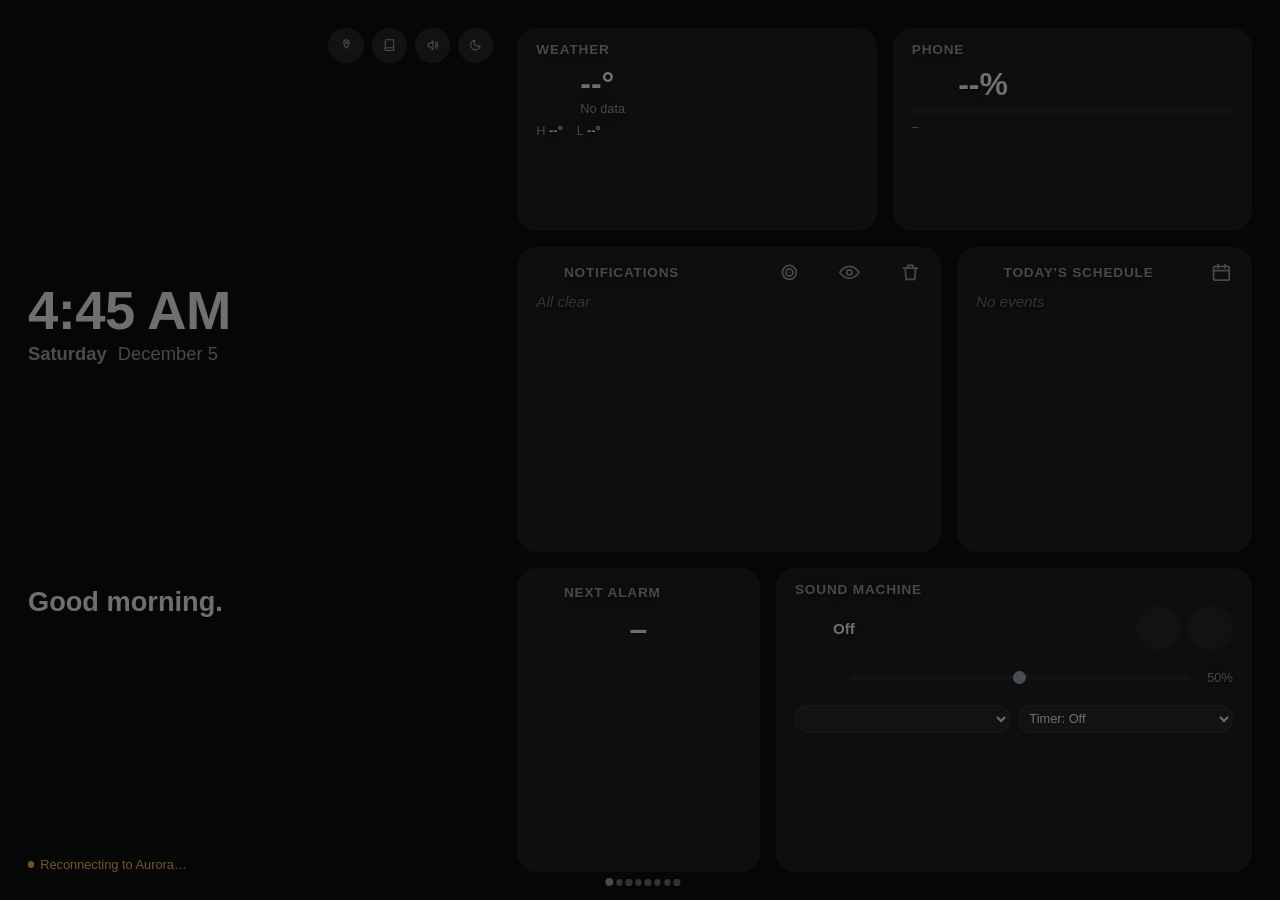
<file: index.html>
<!doctype html>
<html lang="en">
<head>
  <meta charset="UTF-8" />
  <!-- Fixed kiosk display: no pinch-zoom, no accidental double-tap zoom. -->
  <meta name="viewport" content="width=device-width, initial-scale=1, maximum-scale=1, user-scalable=no" />
  <title>Aurora Dashboard</title>
  <link rel="manifest" href="manifest.json" />
  <meta name="theme-color" content="#000000" />
  <script>
    // Applied synchronously, before the stylesheet paints anything, so a
    // saved theme choice never flashes the default look first.
    (function () {
      var theme = localStorage.getItem("echo-dashboard-theme");
      if (theme && theme !== "default") document.documentElement.dataset.theme = theme;
    })();
  </script>
  <link rel="stylesheet" href="style.css" />
</head>
<body>
  <!--
    Four swipeable pages via CSS scroll-snap (no JS needed for the swipe
    itself - the WebView's native touch scrolling handles it, which is
    both simpler and smoother than a JS-driven carousel). script.js's
    setupPager() just keeps the dot indicators in sync and lets a dot tap
    jump to a page.

    Several widgets (clock, battery, weather, notifications, schedule,
    alarm, sound controls) now appear on two pages - the compact Morning
    Overview version and a bigger dedicated-page version. Rather than a
    generic multi-target rendering abstraction, the second instance of
    each just gets an id with an "-lg" suffix, and the one render
    function per widget in script.js updates both ids. Four fixed pages
    is a small, closed set - not worth abstracting over.
  -->
  <!-- The dashboard's wallpaper (see startWallpaperRotation() in
       script.js) - behind weather-bg so its ambient animated effects
       (rain, snow, stars, ...) layer on top of it, and of every card and
       page too (see .weather-bg's z-index in style.css) - like weather
       happening on the glass in front of the whole display, not just the
       photo behind it. Cycles through the same photo library Ambient Mode
       uses; empty (no photos configured) shows nothing here at all. A dark
       scrim keeps card text legible over an arbitrary photo. -->
  <div class="wallpaper-bg" id="wallpaper-bg" aria-hidden="true">
    <div class="wallpaper-photo-layer" id="wallpaper-bg-a"></div>
    <div class="wallpaper-photo-layer" id="wallpaper-bg-b"></div>
    <div class="wallpaper-scrim"></div>
  </div>
  <!-- Reading Mode's warm, dark overlay - dims and warms whichever page is
       showing without taking it over the way Bedside/Ambient Mode do (see
       setupReadingMode() in script.js). Sits above the weather effect and
       wallpaper but pointer-events:none, so it's purely visual. -->
  <div class="reading-mode-overlay hidden" id="reading-mode-overlay" aria-hidden="true"></div>
  <div class="weather-bg" id="weather-bg" aria-hidden="true">
    <div class="weather-moon-glow"></div>
    <div class="weather-sun-glow"></div>
    <div class="weather-sun-rays"></div>
    <div class="weather-sun-flare"></div>
    <div class="weather-cloud-ceiling"></div>
    <div class="weather-cloud weather-cloud-a"></div>
    <div class="weather-cloud weather-cloud-b"></div>
    <div class="weather-cloud weather-cloud-c"></div>
    <div class="weather-fog-wash"></div>
    <div class="weather-fog-glow"></div>
    <div class="weather-fog-band weather-fog-a"></div>
    <div class="weather-fog-band weather-fog-b"></div>
    <div class="weather-fog-band weather-fog-c"></div>
    <div class="weather-fog-band weather-fog-d"></div>
    <div class="weather-rain-trickle"></div>
    <div class="weather-rain-layer weather-rain-far"></div>
    <div class="weather-rain-layer weather-rain-near"></div>
    <div class="weather-snow-layer weather-snow-far"></div>
    <div class="weather-snow-layer weather-snow-mid"></div>
    <div class="weather-snow-layer weather-snow-near"></div>
    <div class="weather-bolt weather-bolt-a"></div>
    <div class="weather-bolt weather-bolt-b"></div>
    <div class="weather-flash"></div>
    <div class="weather-stars weather-stars-a"></div>
    <div class="weather-stars weather-stars-b"></div>
    <div class="weather-stars weather-stars-c"></div>
    <div class="weather-stars weather-stars-d"></div>
    <div class="weather-stars weather-stars-e"></div>
    <div class="weather-stars weather-stars-f"></div>
    <div class="weather-shooting-star"></div>
    <div class="weather-condensation"></div>
  </div>
  <div class="pager" id="pager">
    <!-- Page 1: Morning Overview - the original single-page dashboard,
         unchanged except Notifications now gets more space and Alarm less
         (see .card-row/.card-notifications/.card-alarm flex-grow in
         style.css). -->
    <section class="page page-overview" id="page-overview" aria-label="Morning Overview">
      <div class="overview-banners">
        <div class="severe-alert-banner hidden" id="severe-alert-banner" role="alert">
          <span class="icon-slot small" id="severe-alert-icon" aria-hidden="true"></span>
          <div class="severe-alert-text">
            <div class="severe-alert-event" id="severe-alert-event"></div>
            <div class="severe-alert-headline" id="severe-alert-headline"></div>
          </div>
          <button class="severe-alert-dismiss" id="severe-alert-dismiss" type="button" aria-label="Dismiss alert">&times;</button>
        </div>
        <div class="sticky-note-banner hidden" id="sticky-note-banner">
          <span class="icon-slot small" id="sticky-note-icon" aria-hidden="true"></span>
          <span class="sticky-note-text" id="sticky-note-text"></span>
          <span class="sticky-note-count hidden" id="sticky-note-count"></span>
          <button class="sticky-note-dismiss" id="sticky-note-dismiss" type="button" aria-label="Dismiss note">&times;</button>
        </div>
      </div>
      <div class="sticky-note-editor-backdrop hidden" id="sticky-note-editor-backdrop"></div>
      <div class="sticky-note-editor hidden" id="sticky-note-editor">
        <div class="sticky-note-editor-header">
          <span class="sticky-note-editor-title">Notes</span>
          <button class="sticky-note-editor-close" id="sticky-note-editor-close" type="button" aria-label="Close">&times;</button>
        </div>
        <div class="sticky-note-add-row">
          <input type="text" id="sticky-note-add-input" class="settings-text-input" placeholder="Add a note…" maxlength="80" autocomplete="off" aria-label="New note text" />
          <button class="settings-add-btn" id="sticky-note-add-btn" type="button">Add</button>
        </div>
        <div class="sticky-note-list" id="sticky-note-list"></div>
      </div>
      <section class="hero-panel">
        <div class="hero-panel-actions">
          <button class="icon-button sticky-note-trigger-btn" id="sticky-note-trigger-btn" type="button" aria-label="Notes">
            <span class="icon-slot" id="sticky-note-trigger-icon" aria-hidden="true"></span>
          </button>
          <button class="icon-button reading-mode-trigger-btn" id="reading-mode-trigger-btn" type="button" aria-label="Toggle Reading Mode" aria-pressed="false">
            <span class="icon-slot" id="reading-mode-trigger-icon" aria-hidden="true"></span>
          </button>
          <button class="icon-button morning-briefing-btn" id="morning-briefing-btn" type="button" aria-label="Hear this morning's briefing">
            <span class="icon-slot" id="morning-briefing-icon" aria-hidden="true"></span>
          </button>
          <button class="icon-button bedside-trigger-btn" id="bedside-trigger-btn" type="button" aria-label="Enter Bedside Mode">
            <span class="icon-slot" id="bedside-trigger-icon" aria-hidden="true"></span>
          </button>
        </div>
        <header class="clock-panel">
          <div class="clock-time" id="clock-time" aria-live="off">--:--</div>
          <div class="clock-date">
            <span class="clock-weekday" id="clock-weekday">-</span>
            <span class="clock-monthday" id="clock-monthday">-</span>
          </div>
        </header>

        <div class="briefing" id="briefing">
          <p class="briefing-greeting" id="briefing-greeting">Good morning.</p>
          <p class="briefing-line" id="briefing-weather"></p>
          <p class="briefing-line" id="briefing-summary"></p>
        </div>

        <div class="status-line" id="status-line">
          <span class="dot" aria-hidden="true"></span>
          <span id="status-text"></span>
        </div>

        <div class="battery-warning hidden" id="battery-warning" role="alert">
          <span class="icon-slot small" id="battery-warning-icon" aria-hidden="true"></span>
          <span id="battery-warning-text"></span>
        </div>
      </section>

      <!--
        The six cards below are direct children of .card-grid, not wrapped
        in .card-row divs - script.js's applyTileLayout() builds the row
        wrappers dynamically at runtime (grouping visible tiles two per
        row, in the order/sizes Aurora reports in /dashboard's "layout"
        field), since that's now customizable from the phone app rather
        than fixed. See TILE_DOM_ID/TILE_SIZE_WEIGHT in script.js.
      -->
      <main class="card-grid">
        <section class="card card-weather" id="card-weather" aria-label="Weather">
          <h2 class="card-title">Weather</h2>
          <div class="card-body">
            <span class="icon-slot" id="weather-icon" aria-hidden="true"></span>
            <div class="weather-readout">
              <div class="weather-temp" id="weather-temp">--°</div>
              <div class="weather-condition" id="weather-condition">No data</div>
            </div>
            <div class="weather-range">
              <span>H <b id="weather-high">--°</b></span>
              <span>L <b id="weather-low">--°</b></span>
            </div>
            <div class="weather-rain hidden" id="weather-rain">
              <span class="icon-slot small" id="weather-rain-icon" aria-hidden="true"></span>
              <span id="weather-rain-text"></span>
            </div>
          </div>
        </section>

        <section class="card card-phone" id="card-phone" aria-label="Phone">
          <h2 class="card-title">Phone</h2>
          <div class="card-body">
            <div class="phone-battery">
              <span class="icon-slot" id="phone-battery-icon" aria-hidden="true"></span>
              <span id="phone-battery-level">--%</span>
            </div>
            <div class="battery-fill-track">
              <div class="battery-fill-bar" id="phone-battery-fill"></div>
            </div>
            <div class="phone-charging" id="phone-charging">–</div>
            <div class="phone-charging-eta hidden" id="phone-charging-eta"></div>
          </div>
        </section>

        <section class="card card-notifications" id="card-notifications" aria-label="Notifications">
          <h2 class="card-title">
            <span class="icon-slot small" id="notifications-title-icon" aria-hidden="true"></span>
            Notifications
            <button class="notif-clear-btn" id="dnd-toggle-btn" type="button" aria-label="Toggle Do Not Disturb" aria-pressed="false">
              <span class="icon-slot small" id="dnd-toggle-icon" aria-hidden="true"></span>
            </button>
            <button class="notif-clear-btn" id="focus-toggle-btn" type="button" aria-label="Toggle Focus mode" aria-pressed="false">
              <span class="icon-slot small" id="focus-toggle-icon" aria-hidden="true"></span>
            </button>
            <button class="notif-clear-btn" id="privacy-toggle-btn" type="button" aria-label="Toggle notification preview privacy" aria-pressed="false">
              <span class="icon-slot small" id="privacy-toggle-icon" aria-hidden="true"></span>
            </button>
            <button class="notif-clear-btn" id="notif-clear-btn" type="button" aria-label="Clear all notifications">
              <span class="icon-slot small" id="notif-clear-icon" aria-hidden="true"></span>
            </button>
          </h2>
          <ul class="notif-list" id="notif-list">
            <li class="notif-empty">All clear</li>
          </ul>
        </section>

        <section class="card card-schedule" id="card-schedule" aria-label="Schedule">
          <h2 class="card-title">
            <span class="icon-slot small" id="schedule-title-icon" aria-hidden="true"></span>
            <span id="schedule-title-text">Today's Schedule</span>
            <button class="notif-clear-btn" id="week-view-trigger-btn" type="button" aria-label="View the week">
              <span class="icon-slot small" id="week-view-trigger-icon" aria-hidden="true"></span>
            </button>
          </h2>
          <ul class="schedule-list" id="schedule-list">
            <li class="schedule-empty">No events</li>
          </ul>
        </section>

        <section class="card card-alarm" id="card-alarm" aria-label="Next Alarm">
          <h2 class="card-title">
            <span class="icon-slot small" id="alarm-title-icon" aria-hidden="true"></span>
            Next Alarm
          </h2>
          <div class="card-body">
            <div class="alarm-time" id="alarm-time">–</div>
          </div>
        </section>

        <section class="card card-sound" id="card-sound" aria-label="Sound Machine">
          <h2 class="card-title">Sound Machine</h2>
          <div class="card-body">
            <div class="sound-rain-hint hidden" id="sound-rain-hint">
              <span class="icon-slot small" id="sound-rain-hint-icon" aria-hidden="true"></span>
              <button class="sound-rain-hint-text" id="sound-rain-hint-play" type="button">It's raining - play Rain sounds?</button>
              <button class="sound-rain-hint-dismiss" id="sound-rain-hint-dismiss" type="button" aria-label="Dismiss suggestion">&times;</button>
            </div>
            <div class="sound-current">
              <span class="icon-slot" id="sound-icon" aria-hidden="true"></span>
              <span id="sound-name" class="sound-name">Off</span>
              <div class="sound-controls">
                <button class="icon-button" id="sound-play-pause" type="button" aria-label="Play">
                  <span class="icon-slot" id="sound-play-pause-icon" aria-hidden="true"></span>
                </button>
                <button class="icon-button" id="sound-stop" type="button" aria-label="Stop">
                  <span class="icon-slot" id="sound-stop-icon" aria-hidden="true"></span>
                </button>
              </div>
            </div>

            <div class="sound-row">
              <button class="icon-button icon-button-small" id="sound-mute" type="button" aria-label="Mute">
                <span class="icon-slot small" id="volume-icon" aria-hidden="true"></span>
              </button>
              <input type="range" id="sound-volume" class="sound-volume" min="0" max="100" value="50" aria-label="Volume" />
              <span class="sound-volume-label" id="sound-volume-label">50%</span>
            </div>

            <div class="sound-row">
              <select class="sound-select" id="sound-picker" aria-label="Choose sound"></select>
              <select class="sound-select" id="timer-picker" aria-label="Sleep timer">
                <option value="off">Timer: Off</option>
                <option value="15">Timer: 15m</option>
                <option value="30">Timer: 30m</option>
                <option value="45">Timer: 45m</option>
                <option value="60">Timer: 1h</option>
                <option value="120">Timer: 2h</option>
                <option value="untilAlarm">Timer: Alarm</option>
              </select>
            </div>
          </div>
        </section>
      </main>
    </section>

    <!-- Page 2: Phone - a bigger, dedicated battery readout plus the full
         notifications list with more room to breathe than the compact
         Morning Overview card. -->
    <section class="page page-phone" id="page-phone" aria-label="Phone">
      <div class="page-body-split">
        <div class="hero-tile">
          <span class="icon-slot xlarge" id="phone-battery-icon-lg" aria-hidden="true"></span>
          <div class="hero-value" id="phone-battery-level-lg">--%</div>
          <div class="battery-fill-track battery-fill-track-lg">
            <div class="battery-fill-bar" id="phone-battery-fill-lg"></div>
          </div>
          <div class="hero-caption" id="phone-charging-lg">–</div>
          <div class="phone-charging-eta hidden" id="phone-charging-eta-lg"></div>
        </div>

        <section class="panel panel-notifications" aria-label="Notifications">
          <h2 class="panel-title">
            <span class="icon-slot small" id="notifications-title-icon-lg" aria-hidden="true"></span>
            Notifications
            <button class="notif-clear-btn" id="dnd-toggle-btn-lg" type="button" aria-label="Toggle Do Not Disturb" aria-pressed="false">
              <span class="icon-slot small" id="dnd-toggle-icon-lg" aria-hidden="true"></span>
            </button>
            <button class="notif-clear-btn" id="focus-toggle-btn-lg" type="button" aria-label="Toggle Focus mode" aria-pressed="false">
              <span class="icon-slot small" id="focus-toggle-icon-lg" aria-hidden="true"></span>
            </button>
            <button class="notif-clear-btn" id="privacy-toggle-btn-lg" type="button" aria-label="Toggle notification preview privacy" aria-pressed="false">
              <span class="icon-slot small" id="privacy-toggle-icon-lg" aria-hidden="true"></span>
            </button>
            <button class="notif-clear-btn" id="notif-clear-btn-lg" type="button" aria-label="Clear all notifications">
              <span class="icon-slot small" id="notif-clear-icon-lg" aria-hidden="true"></span>
            </button>
          </h2>
          <ul class="notif-list notif-list-lg" id="notif-list-lg">
            <li class="notif-empty">All clear</li>
          </ul>
        </section>
      </div>
    </section>

    <!-- Page 3: Daily Info - a bigger weather readout plus the full
         schedule list. -->
    <section class="page page-daily" id="page-daily" aria-label="Daily Info">
      <div class="severe-alert-banner hidden" id="severe-alert-banner-lg" role="alert">
        <span class="icon-slot small" id="severe-alert-icon-lg" aria-hidden="true"></span>
        <div class="severe-alert-text">
          <div class="severe-alert-event" id="severe-alert-event-lg"></div>
          <div class="severe-alert-headline" id="severe-alert-headline-lg"></div>
        </div>
        <button class="severe-alert-dismiss" id="severe-alert-dismiss-lg" type="button" aria-label="Dismiss alert">&times;</button>
      </div>
      <div class="forecast-strip hidden" id="forecast-strip" aria-label="Daily forecast"></div>
      <div class="page-body-split">
        <div class="hero-tile">
          <span class="icon-slot xlarge" id="weather-icon-lg" aria-hidden="true"></span>
          <div class="hero-value" id="weather-temp-lg">--°</div>
          <div class="hero-caption" id="weather-condition-lg">No data</div>
          <div class="weather-range-lg">
            <span>H <b id="weather-high-lg">--°</b></span>
            <span>L <b id="weather-low-lg">--°</b></span>
          </div>
          <div class="weather-range-lg" id="weather-sun-lg">
            <span>Sunrise <b id="weather-sunrise-lg">--:--</b></span>
            <span>Sunset <b id="weather-sunset-lg">--:--</b></span>
          </div>
          <div class="weather-range-lg weather-moon-row">
            <span id="weather-moon-label-lg"></span>
            <button class="night-sky-trigger-btn" id="night-sky-trigger-btn" type="button">Night Sky</button>
          </div>
          <div class="weather-rain-lg hidden" id="weather-rain-lg">
            <span class="icon-slot small" id="weather-rain-icon-lg" aria-hidden="true"></span>
            <span id="weather-rain-text-lg"></span>
          </div>
          <div class="weather-aqi-lg hidden" id="weather-aqi-lg">
            <span class="icon-slot small" id="weather-aqi-icon-lg" aria-hidden="true"></span>
            <span id="weather-aqi-text-lg"></span>
          </div>
          <div class="weather-details-lg hidden" id="weather-details-lg"></div>
        </div>

        <section class="panel panel-radar hidden" id="panel-radar" aria-label="Radar">
          <h2 class="panel-title">
            <span class="icon-slot small" id="radar-title-icon" aria-hidden="true"></span>
            Radar
          </h2>
          <img class="radar-image" id="radar-image" alt="Weather radar loop" />
        </section>

        <section class="panel panel-schedule" aria-label="Schedule">
          <h2 class="panel-title">
            <span class="icon-slot small" id="schedule-title-icon-lg" aria-hidden="true"></span>
            <span id="schedule-title-text-lg">Today's Schedule</span>
          </h2>
          <ul class="schedule-list schedule-list-lg" id="schedule-list-lg">
            <li class="schedule-empty">No events</li>
          </ul>
        </section>
      </div>
    </section>

    <!-- Page 4: Clock, Alarm, Sound Machine - the bedside-facing page.
         Clock is the most prominent element on the whole dashboard here;
         Alarm rides along as a small line right under the date (the most
         natural companion to "what time is it"); Sound Machine gets a
         bigger version of the same controls from the Overview card, sized
         for easy, confident taps from bed. -->
    <section class="page page-clock" id="page-clock" aria-label="Clock and Sound Machine">
      <header class="clock-page-top">
        <div class="clock-time-huge" id="clock-time-lg" aria-live="off">--:--</div>
        <div class="clock-date">
          <span class="clock-weekday" id="clock-weekday-lg">-</span>
          <span class="clock-monthday" id="clock-monthday-lg">-</span>
        </div>
        <div class="alarm-inline" id="alarm-inline">
          <span class="icon-slot small" id="alarm-title-icon-lg" aria-hidden="true"></span>
          <span id="alarm-time-lg">–</span>
        </div>
      </header>

      <section class="sound-panel-lg" aria-label="Sound Machine">
        <div class="sound-current sound-current-lg">
          <span class="icon-slot" id="sound-icon-lg" aria-hidden="true"></span>
          <span id="sound-name-lg" class="sound-name">Off</span>
          <div class="sound-controls">
            <button class="icon-button icon-button-lg" id="sound-play-pause-lg" type="button" aria-label="Play">
              <span class="icon-slot" id="sound-play-pause-icon-lg" aria-hidden="true"></span>
            </button>
            <button class="icon-button icon-button-lg" id="sound-stop-lg" type="button" aria-label="Stop">
              <span class="icon-slot" id="sound-stop-icon-lg" aria-hidden="true"></span>
            </button>
          </div>
        </div>

        <div class="sound-row sound-row-lg">
          <button class="icon-button icon-button-small" id="sound-mute-lg" type="button" aria-label="Mute">
            <span class="icon-slot small" id="volume-icon-lg" aria-hidden="true"></span>
          </button>
          <input type="range" id="sound-volume-lg" class="sound-volume sound-volume-lg" min="0" max="100" value="50" aria-label="Volume" />
          <span class="sound-volume-label" id="sound-volume-label-lg">50%</span>
        </div>

        <div class="sound-row sound-row-lg">
          <select class="sound-select sound-select-lg" id="sound-picker-lg" aria-label="Choose sound"></select>
          <select class="sound-select sound-select-lg" id="timer-picker-lg" aria-label="Sleep timer">
            <option value="off">Timer: Off</option>
            <option value="15">Timer: 15m</option>
            <option value="30">Timer: 30m</option>
            <option value="45">Timer: 45m</option>
            <option value="60">Timer: 1h</option>
            <option value="120">Timer: 2h</option>
            <option value="untilAlarm">Timer: Alarm</option>
          </select>
        </div>

        <div class="sound-recent hidden" id="sound-recent" aria-label="Recently played sounds"></div>
      </section>
    </section>

    <!-- Page 5: Wake Alarms - Aurora's own alarm clock, not the phone's.
         Rings right here on the Echo Show (see the full-screen ringing
         overlay below, outside the pager so it can cover any page). -->
    <section class="page page-alarms" id="page-alarms" aria-label="Wake Alarms">
      <h2 class="alarms-page-title">
        <span class="icon-slot" id="wakealarms-title-icon" aria-hidden="true"></span>
        Wake Alarms
      </h2>

      <div class="wakealarm-default-sound-row">
        <span class="wakealarm-default-sound-label">Default alarm sound</span>
        <select class="sound-select" id="wakealarm-default-sound-picker" aria-label="Default alarm sound"></select>
      </div>

      <ul class="wakealarm-list" id="wakealarm-list">
        <li class="wakealarm-empty">No alarms set</li>
      </ul>

      <div class="wakealarm-form">
        <div class="wakealarm-form-row">
          <input type="text" id="wakealarm-label-input" class="wakealarm-label-input" placeholder="Label (optional)" autocomplete="off" aria-label="Alarm label" />
        </div>
        <div class="wakealarm-form-row">
          <input type="time" id="wakealarm-time-input" class="wakealarm-time-input" aria-label="Alarm time" />
          <select class="sound-select" id="wakealarm-sound-picker" aria-label="Alarm sound"></select>
        </div>
        <div class="wakealarm-form-row">
          <div class="wakealarm-days" id="wakealarm-days" role="group" aria-label="Repeat on"></div>
          <button class="icon-button" id="wakealarm-add-btn" type="button" aria-label="Add alarm">
            <span class="icon-slot" id="wakealarm-add-icon" aria-hidden="true"></span>
          </button>
        </div>
      </div>
    </section>

    <!-- Page 6: Sleep Insights - promotes what used to be a small chart
         buried in Settings into its own page. Still backed by the exact
         same localStorage session log (see startSleepSession()/
         endSleepSession() in script.js) - "how did I actually sleep"
         deserves more than a corner of Settings most people never open. -->
    <section class="page page-sleep" id="page-sleep" aria-label="Sleep Insights">
      <h2 class="sleep-page-title">
        <span class="icon-slot" id="sleep-page-title-icon" aria-hidden="true"></span>
        Sleep Insights
      </h2>

      <div class="sleep-stats-row">
        <div class="sleep-stat">
          <span class="sleep-stat-value" id="sleep-stat-avg">–</span>
          <span class="sleep-stat-label">avg this week</span>
        </div>
        <div class="sleep-stat">
          <span class="sleep-stat-value" id="sleep-stat-streak">–</span>
          <span class="sleep-stat-label">night streak</span>
        </div>
      </div>

      <div class="settings-section">
        <h2 class="settings-title">Last 7 Days</h2>
        <div class="sleep-history-chart" id="sleep-history-chart"></div>
      </div>

      <div class="settings-section">
        <h2 class="settings-title">Last 30 Days</h2>
        <div class="sleep-trend-chart" id="sleep-trend-chart"></div>
      </div>
    </section>

    <!-- Page 7: Settings - just the theme picker for now. One shared
         layout/JS underneath every theme (see the [data-theme] blocks at
         the end of style.css) - each swatch just swaps CSS variables and
         a handful of signature rules, nothing here or in script.js
         branches per theme. -->
    <section class="page page-settings" id="page-settings" aria-label="Settings">
      <div class="settings-section">
        <h2 class="settings-title">Profile</h2>
        <div class="settings-text-row">
          <span class="settings-text-label">Name</span>
          <input type="text" id="settings-name-input" class="settings-text-input" placeholder="Your name" autocomplete="off" aria-label="Your name" />
        </div>
      </div>

      <div class="settings-section">
        <h2 class="settings-title">Notifications</h2>
        <div class="settings-app-list" id="settings-app-list"></div>
      </div>

      <div class="settings-section">
        <h2 class="settings-title">Wallpaper</h2>
        <div class="settings-segmented" id="wallpaper-mode-segmented" role="radiogroup" aria-label="Wallpaper mode">
          <button class="settings-segment" type="button" data-mode="rotating">Rotate</button>
          <button class="settings-segment" type="button" data-mode="single">Single</button>
          <button class="settings-segment" type="button" data-mode="scheduled">Schedule</button>
        </div>
        <div class="settings-photo-grid" id="wallpaper-photo-grid"></div>
        <div class="settings-schedule-add-row hidden" id="wallpaper-schedule-add-row">
          <input type="time" id="wallpaper-schedule-time" class="settings-text-input" aria-label="Time for scheduled photo" />
          <button class="settings-add-btn" type="button" id="wallpaper-schedule-add-btn">Add</button>
        </div>
        <div class="settings-schedule-list hidden" id="wallpaper-schedule-list"></div>
        <div class="settings-text-row">
          <span class="settings-text-label">Solid black background</span>
          <button class="settings-switch" id="wallpaper-black-toggle" role="switch" aria-checked="false" aria-label="Use a solid black background instead of photos"></button>
        </div>
        <div class="settings-text-hint">Overrides Rotate/Single/Schedule above with plain black - your photo library stays untouched for Ambient Mode.</div>
      </div>

      <div class="settings-section">
        <h2 class="settings-title">Dashboard Layout</h2>
        <div class="settings-layout-list" id="settings-layout-list"></div>
      </div>

      <div class="settings-section">
        <h2 class="settings-title">Display</h2>
        <div class="dim-offset-row">
          <span class="dim-offset-label">Dim schedule</span>
          <input type="range" id="dim-offset-slider" class="dim-offset-slider" min="-120" max="120" step="15" value="0" aria-label="Shift auto-dim schedule earlier or later" />
          <span class="dim-offset-value" id="dim-offset-value">On time</span>
        </div>
        <div class="dim-offset-row">
          <span class="dim-offset-label">Dim intensity</span>
          <input type="range" id="dim-intensity-slider" class="dim-offset-slider" min="10" max="90" step="5" value="45" aria-label="How dark the display gets at night" />
          <span class="dim-offset-value" id="dim-intensity-value">45%</span>
        </div>
        <div class="settings-text-row">
          <span class="settings-text-label">Clock format</span>
          <div class="settings-segmented settings-segmented-inline" id="clock-format-segmented" role="radiogroup" aria-label="Clock format">
            <button class="settings-segment" type="button" data-format="12h">12-hour</button>
            <button class="settings-segment" type="button" data-format="24h">24-hour</button>
          </div>
        </div>
        <div class="settings-text-row">
          <span class="settings-text-label">Temperature</span>
          <div class="settings-segmented settings-segmented-inline" id="temp-unit-segmented" role="radiogroup" aria-label="Temperature unit">
            <button class="settings-segment" type="button" data-unit="F">&deg;F</button>
            <button class="settings-segment" type="button" data-unit="C">&deg;C</button>
          </div>
        </div>
      </div>

      <div class="settings-section">
        <h2 class="settings-title">Weather Background</h2>
        <div class="settings-text-hint">Override the animated background - on demand or on a daily schedule. Auto follows the real weather.</div>
        <div class="weatherbg-effect-grid" id="weatherbg-effect-grid" role="radiogroup" aria-label="Weather background effect">
          <button class="weatherbg-effect-btn" type="button" data-effect="auto">Auto</button>
          <button class="weatherbg-effect-btn" type="button" data-effect="sunny">Sunny</button>
          <button class="weatherbg-effect-btn" type="button" data-effect="partlycloudy">Partly Cloudy</button>
          <button class="weatherbg-effect-btn" type="button" data-effect="clouds">Overcast</button>
          <button class="weatherbg-effect-btn" type="button" data-effect="fog">Fog</button>
          <button class="weatherbg-effect-btn" type="button" data-effect="rain">Rain</button>
          <button class="weatherbg-effect-btn" type="button" data-effect="snow">Snow</button>
          <button class="weatherbg-effect-btn" type="button" data-effect="storm">Storm</button>
          <button class="weatherbg-effect-btn" type="button" data-effect="night">Night</button>
        </div>
        <div class="settings-text-row">
          <span class="settings-text-label">Duration</span>
          <select id="weatherbg-duration-select" class="settings-select" aria-label="Weather background override duration">
            <option value="15">15 min</option>
            <option value="30">30 min</option>
            <option value="60" selected>1 hour</option>
            <option value="120">2 hours</option>
            <option value="240">4 hours</option>
            <option value="restofday">Rest of day</option>
            <option value="indefinite">Indefinite</option>
          </select>
        </div>
        <div class="settings-schedule-add-row" id="weatherbg-activate-row">
          <button class="settings-add-btn" type="button" id="weatherbg-activate-btn">Activate now</button>
          <button class="settings-add-btn settings-btn-secondary hidden" type="button" id="weatherbg-stop-btn">Stop override</button>
        </div>
        <div class="settings-text-hint hidden" id="weatherbg-active-hint"></div>
        <div class="settings-schedule-add-row">
          <input type="time" id="weatherbg-schedule-time" class="settings-text-input" aria-label="Time to start scheduled weather background" />
          <button class="settings-add-btn" type="button" id="weatherbg-schedule-add-btn">Schedule</button>
        </div>
        <div class="settings-schedule-list" id="weatherbg-schedule-list"></div>
      </div>

      <div class="settings-section">
        <h2 class="settings-title">Ambient Mode</h2>
        <div class="settings-text-row">
          <span class="settings-text-label">Idle timeout</span>
          <select id="settings-ambient-timeout" class="settings-select" aria-label="Ambient Mode idle timeout">
            <option value="5">5 minutes</option>
            <option value="10">10 minutes</option>
            <option value="15">15 minutes</option>
            <option value="30">30 minutes</option>
            <option value="60">60 minutes</option>
          </select>
        </div>
      </div>

      <div class="settings-section">
        <h2 class="settings-title">Bedside Mode</h2>
        <div class="settings-text-row">
          <span class="settings-text-label">Enter automatically</span>
          <button class="settings-switch" id="auto-bedside-toggle" role="switch" aria-checked="false" aria-label="Enter Bedside Mode automatically"></button>
        </div>
        <div class="settings-text-row">
          <span class="settings-text-label">At</span>
          <input type="time" id="auto-bedside-time" class="wakealarm-time-input" aria-label="Automatic Bedside Mode time" />
        </div>
        <div class="settings-text-row">
          <span class="settings-text-label">Play sound automatically</span>
          <button class="settings-switch" id="bedside-auto-sound-toggle" role="switch" aria-checked="true" aria-label="Automatically start the Sound Machine when entering Bedside Mode"></button>
        </div>
      </div>

      <div class="settings-section">
        <h2 class="settings-title">Sleep Insights</h2>
        <div class="settings-text-hint">How long Bedside Mode ran each night, plus a 30-day trend and streak.</div>
        <button class="alarm-action-btn timer-secondary-btn" id="see-sleep-insights-btn" type="button">See Sleep Insights</button>
      </div>

      <div class="settings-section">
        <h2 class="settings-title">Home Network</h2>
        <div class="settings-text-row">
          <span class="settings-text-label">Subnet</span>
          <input type="text" id="settings-network-input" class="settings-text-input" placeholder="192.168.1" inputmode="decimal" autocomplete="off" aria-label="Home network subnet prefix" />
        </div>
        <div class="settings-text-hint">Aurora only runs its dashboard server on this network, e.g. 192.168.1</div>
      </div>

      <div class="settings-section">
        <h2 class="settings-title">Theme</h2>
        <div class="theme-grid" id="theme-grid">
          <button class="theme-swatch" data-theme-value="default" aria-label="Default theme">
            <span class="theme-swatch-preview" style="background: linear-gradient(135deg, #000000, #9aa5b1)"></span>
            <span class="theme-swatch-label">Default</span>
          </button>
          <button class="theme-swatch" data-theme-value="materialyou" aria-label="Material You theme">
            <span class="theme-swatch-preview" style="background: linear-gradient(135deg, #1c1b1f, #d0bcff)"></span>
            <span class="theme-swatch-label">Material You</span>
          </button>
          <button class="theme-swatch" data-theme-value="nothingos" aria-label="Nothing OS theme">
            <span class="theme-swatch-preview" style="background: linear-gradient(135deg, #000000, #d1223b)"></span>
            <span class="theme-swatch-label">Nothing OS</span>
          </button>
          <button class="theme-swatch" data-theme-value="pixel" aria-label="Pixel theme">
            <span class="theme-swatch-preview" style="background: linear-gradient(135deg, #131314, #8ab4f8)"></span>
            <span class="theme-swatch-label">Pixel</span>
          </button>
          <button class="theme-swatch" data-theme-value="retrocrt" aria-label="Retro CRT theme">
            <span class="theme-swatch-preview" style="background: linear-gradient(135deg, #020a02, #33ff66)"></span>
            <span class="theme-swatch-label">Retro CRT</span>
          </button>
          <button class="theme-swatch" data-theme-value="oledminimal" aria-label="OLED Minimal theme">
            <span class="theme-swatch-preview" style="background: linear-gradient(135deg, #000000, #e0e0e0)"></span>
            <span class="theme-swatch-label">OLED Minimal</span>
          </button>
          <button class="theme-swatch" data-theme-value="catppuccin" aria-label="Catppuccin theme">
            <span class="theme-swatch-preview" style="background: linear-gradient(135deg, #1e1e2e, #cba6f7)"></span>
            <span class="theme-swatch-label">Catppuccin</span>
          </button>
          <button class="theme-swatch" data-theme-value="nord" aria-label="Nord theme">
            <span class="theme-swatch-preview" style="background: linear-gradient(135deg, #2e3440, #88c0d0)"></span>
            <span class="theme-swatch-label">Nord</span>
          </button>
          <button class="theme-swatch" data-theme-value="gruvbox" aria-label="Gruvbox theme">
            <span class="theme-swatch-preview" style="background: linear-gradient(135deg, #282828, #fe8019)"></span>
            <span class="theme-swatch-label">Gruvbox</span>
          </button>
        </div>
      </div>
    </section>

    <!-- Page 8: Timer & Stopwatch - deliberately its own page rather than
         squeezed into the already-packed Clock/Sound Machine page, since a
         countdown/stopwatch wants real tap targets and a big readable
         number, not another compressed row. -->
    <section class="page page-timer" id="page-timer" aria-label="Timer and Stopwatch">
      <div class="settings-segmented timer-mode-segmented" id="timer-mode-segmented" role="radiogroup" aria-label="Timer or stopwatch">
        <button class="settings-segment active" type="button" data-mode="timer">Timer</button>
        <button class="settings-segment" type="button" data-mode="stopwatch">Stopwatch</button>
      </div>

      <div class="timer-view" id="timer-view">
        <div class="timer-display" id="timer-display">00:00</div>
        <div class="timer-presets" id="timer-presets">
          <button class="timer-preset-btn" type="button" data-minutes="1">1m</button>
          <button class="timer-preset-btn active" type="button" data-minutes="5">5m</button>
          <button class="timer-preset-btn" type="button" data-minutes="10">10m</button>
          <button class="timer-preset-btn" type="button" data-minutes="15">15m</button>
          <button class="timer-preset-btn" type="button" data-minutes="30">30m</button>
          <button class="timer-preset-btn" type="button" data-minutes="60">60m</button>
        </div>
        <div class="timer-actions">
          <button class="alarm-action-btn" id="timer-start-btn" type="button">Start</button>
          <button class="alarm-action-btn timer-secondary-btn" id="timer-reset-btn" type="button">Reset</button>
        </div>
      </div>

      <div class="timer-view hidden" id="stopwatch-view">
        <div class="timer-display" id="stopwatch-display">00:00.0</div>
        <div class="timer-actions">
          <button class="alarm-action-btn" id="stopwatch-start-btn" type="button">Start</button>
          <button class="alarm-action-btn timer-secondary-btn" id="stopwatch-lap-btn" type="button" disabled>Lap</button>
          <button class="alarm-action-btn timer-secondary-btn" id="stopwatch-reset-btn" type="button">Reset</button>
        </div>
        <ul class="stopwatch-laps" id="stopwatch-laps"></ul>
      </div>
    </section>
  </div>

  <nav class="page-dots" id="page-dots" aria-label="Dashboard pages">
    <button class="page-dot" data-page="0" aria-label="Morning Overview"></button>
    <button class="page-dot" data-page="1" aria-label="Phone"></button>
    <button class="page-dot" data-page="2" aria-label="Daily Info"></button>
    <button class="page-dot" data-page="3" aria-label="Clock and Sound Machine"></button>
    <button class="page-dot" data-page="4" aria-label="Wake Alarms"></button>
    <button class="page-dot" data-page="5" aria-label="Sleep Insights"></button>
    <button class="page-dot" data-page="6" aria-label="Settings"></button>
    <button class="page-dot" data-page="7" aria-label="Timer and Stopwatch"></button>
  </nav>

  <!-- Shared by the DND and Focus toggles (see setupQuickDurationPopover()
       in script.js) - whichever one was tapped fills in the title and the
       preset buttons before showing this. One popover, not two, since
       they're never open at the same time. -->
  <div class="quick-duration-backdrop hidden" id="quick-duration-backdrop"></div>
  <div class="quick-duration-popover hidden" id="quick-duration-popover">
    <div class="quick-duration-header">
      <span class="quick-duration-title" id="quick-duration-title">Do Not Disturb</span>
      <button class="sticky-note-editor-close" id="quick-duration-close" type="button" aria-label="Close">&times;</button>
    </div>
    <div class="quick-duration-options" id="quick-duration-options"></div>
  </div>

  <!-- Week-ahead glance, opened from either Schedule card's new calendar
       icon (see setupWeekView() in script.js). Reuses the sticky-note
       editor's header/close styling for visual consistency with the
       other two popovers already on this page. -->
  <div class="week-view-backdrop hidden" id="week-view-backdrop"></div>
  <div class="week-view-popover hidden" id="week-view-popover">
    <div class="sticky-note-editor-header">
      <span class="sticky-note-editor-title">This Week</span>
      <button class="sticky-note-editor-close" id="week-view-close" type="button" aria-label="Close">&times;</button>
    </div>
    <div class="week-view-days" id="week-view-days"></div>
  </div>

  <!-- Outside the pager so it covers whichever page is active when an
       alarm fires - see reconcileWakeAlarm() in script.js. -->
  <div class="alarm-ringing-overlay hidden" id="alarm-ringing-overlay" role="alertdialog" aria-label="Alarm ringing">
    <span class="icon-slot xlarge alarm-ringing-icon" id="alarm-ringing-icon" aria-hidden="true"></span>
    <div class="alarm-ringing-time" id="alarm-ringing-time">--:--</div>
    <div class="alarm-ringing-label" id="alarm-ringing-label"></div>
    <div class="alarm-ringing-actions">
      <div class="alarm-snooze-group">
        <button class="alarm-action-btn alarm-snooze-btn" id="alarm-snooze-btn" type="button">Snooze</button>
        <select class="alarm-snooze-duration" id="alarm-snooze-duration" aria-label="Snooze duration">
          <option value="5">5m</option>
          <option value="9">9m</option>
          <option value="10">10m</option>
          <option value="15">15m</option>
          <option value="20">20m</option>
        </select>
      </div>
      <button class="alarm-action-btn alarm-dismiss-btn" id="alarm-dismiss-btn" type="button">Dismiss</button>
    </div>
  </div>

  <!-- Bedside Mode - outside the pager (like the alarm overlay above) since
       it's a special summoned view, not one more page to swipe to. See
       enterBedsideMode()/exitBedsideMode() in script.js. -->
  <div class="bedside-overlay hidden" id="bedside-overlay" aria-label="Bedside Mode">
    <button class="icon-button bedside-exit-btn" id="bedside-exit-btn" type="button" aria-label="Exit Bedside Mode">
      <span class="icon-slot" id="bedside-exit-icon" aria-hidden="true"></span>
    </button>

    <div class="bedside-top">
      <div class="alarm-inline" id="alarm-inline-bedside">
        <span class="icon-slot small" id="alarm-title-icon-bedside" aria-hidden="true"></span>
        <span id="alarm-time-bedside">–</span>
      </div>
      <div class="bedside-tomorrow" id="bedside-tomorrow"></div>
      <div class="battery-warning hidden" id="bedside-battery-nudge" role="alert">
        <span class="icon-slot small" id="bedside-battery-nudge-icon" aria-hidden="true"></span>
        <span id="bedside-battery-nudge-text"></span>
      </div>
    </div>

    <div class="bedside-clock">
      <div class="clock-time-huge" id="clock-time-bedside" aria-live="off">--:--</div>
      <div class="clock-date">
        <span class="clock-weekday" id="clock-weekday-bedside">-</span>
        <span class="clock-monthday" id="clock-monthday-bedside">-</span>
      </div>
    </div>

    <section class="sound-panel-lg bedside-sound-panel" aria-label="Sound Machine">
      <div class="sound-row sound-row-lg">
        <span class="icon-slot small" id="bedside-brightness-icon" aria-hidden="true"></span>
        <input
          type="range"
          id="bedside-brightness-slider"
          class="sound-volume sound-volume-lg"
          min="10"
          max="100"
          step="5"
          value="50"
          aria-label="Brightness"
        />
        <span class="sound-volume-label" id="bedside-brightness-label">50%</span>
      </div>

      <div class="sound-current sound-current-lg">
        <span class="icon-slot" id="sound-icon-bedside" aria-hidden="true"></span>
        <span id="sound-name-bedside" class="sound-name">Off</span>
        <div class="sound-controls">
          <button class="icon-button icon-button-lg" id="sound-play-pause-bedside" type="button" aria-label="Play">
            <span class="icon-slot" id="sound-play-pause-icon-bedside" aria-hidden="true"></span>
          </button>
          <button class="icon-button icon-button-lg" id="sound-stop-bedside" type="button" aria-label="Stop">
            <span class="icon-slot" id="sound-stop-icon-bedside" aria-hidden="true"></span>
          </button>
        </div>
      </div>

      <div class="sound-row sound-row-lg">
        <button class="icon-button icon-button-small" id="sound-mute-bedside" type="button" aria-label="Mute">
          <span class="icon-slot small" id="volume-icon-bedside" aria-hidden="true"></span>
        </button>
        <input type="range" id="sound-volume-bedside" class="sound-volume sound-volume-lg" min="0" max="100" value="50" aria-label="Volume" />
        <span class="sound-volume-label" id="sound-volume-label-bedside">50%</span>
      </div>

      <div class="sound-row sound-row-lg">
        <select class="sound-select sound-select-lg" id="sound-picker-bedside" aria-label="Choose sound"></select>
        <select class="sound-select sound-select-lg" id="timer-picker-bedside" aria-label="Sleep timer">
          <option value="off">Timer: Off</option>
          <option value="15">Timer: 15m</option>
          <option value="30">Timer: 30m</option>
          <option value="45">Timer: 45m</option>
          <option value="60">Timer: 1h</option>
          <option value="120">Timer: 2h</option>
          <option value="untilAlarm">Timer: Alarm</option>
        </select>
      </div>
    </section>
  </div>

  <!-- Ambient Mode - a screensaver-style idle view (see setupAmbientMode()
       in script.js): huge clock, tiny weather, very dim, photos cycling
       with a slow crossfade (or a twinkling starfield if none are
       configured yet). Any touch exits it. -->
  <div class="ambient-overlay hidden" id="ambient-overlay" aria-label="Ambient Mode">
    <div class="ambient-photo-layer" id="ambient-photo-a"></div>
    <div class="ambient-photo-layer" id="ambient-photo-b"></div>
    <div class="ambient-starfield" id="ambient-starfield"></div>

    <div class="ambient-content">
      <div class="ambient-clock" id="clock-time-ambient">--:--</div>
      <div class="ambient-weather" id="ambient-weather"></div>
      <div class="ambient-moon" id="ambient-moon"></div>
    </div>
  </div>

  <div class="night-sky-overlay hidden" id="night-sky-overlay" aria-label="Night sky, tap anywhere to exit">
    <div class="night-sky-header">
      <span id="night-sky-moon-label"></span>
    </div>
    <div class="night-sky-meteor-hint hidden" id="night-sky-meteor-hint"></div>
    <div class="night-sky-chart-wrap">
      <svg class="night-sky-chart" id="night-sky-chart" viewBox="0 0 360 150" preserveAspectRatio="xMidYMid meet" aria-hidden="true"></svg>
    </div>
    <div class="night-sky-list" id="night-sky-list"></div>
  </div>

  <script src="script.js"></script>
</body>
</html>
</file>
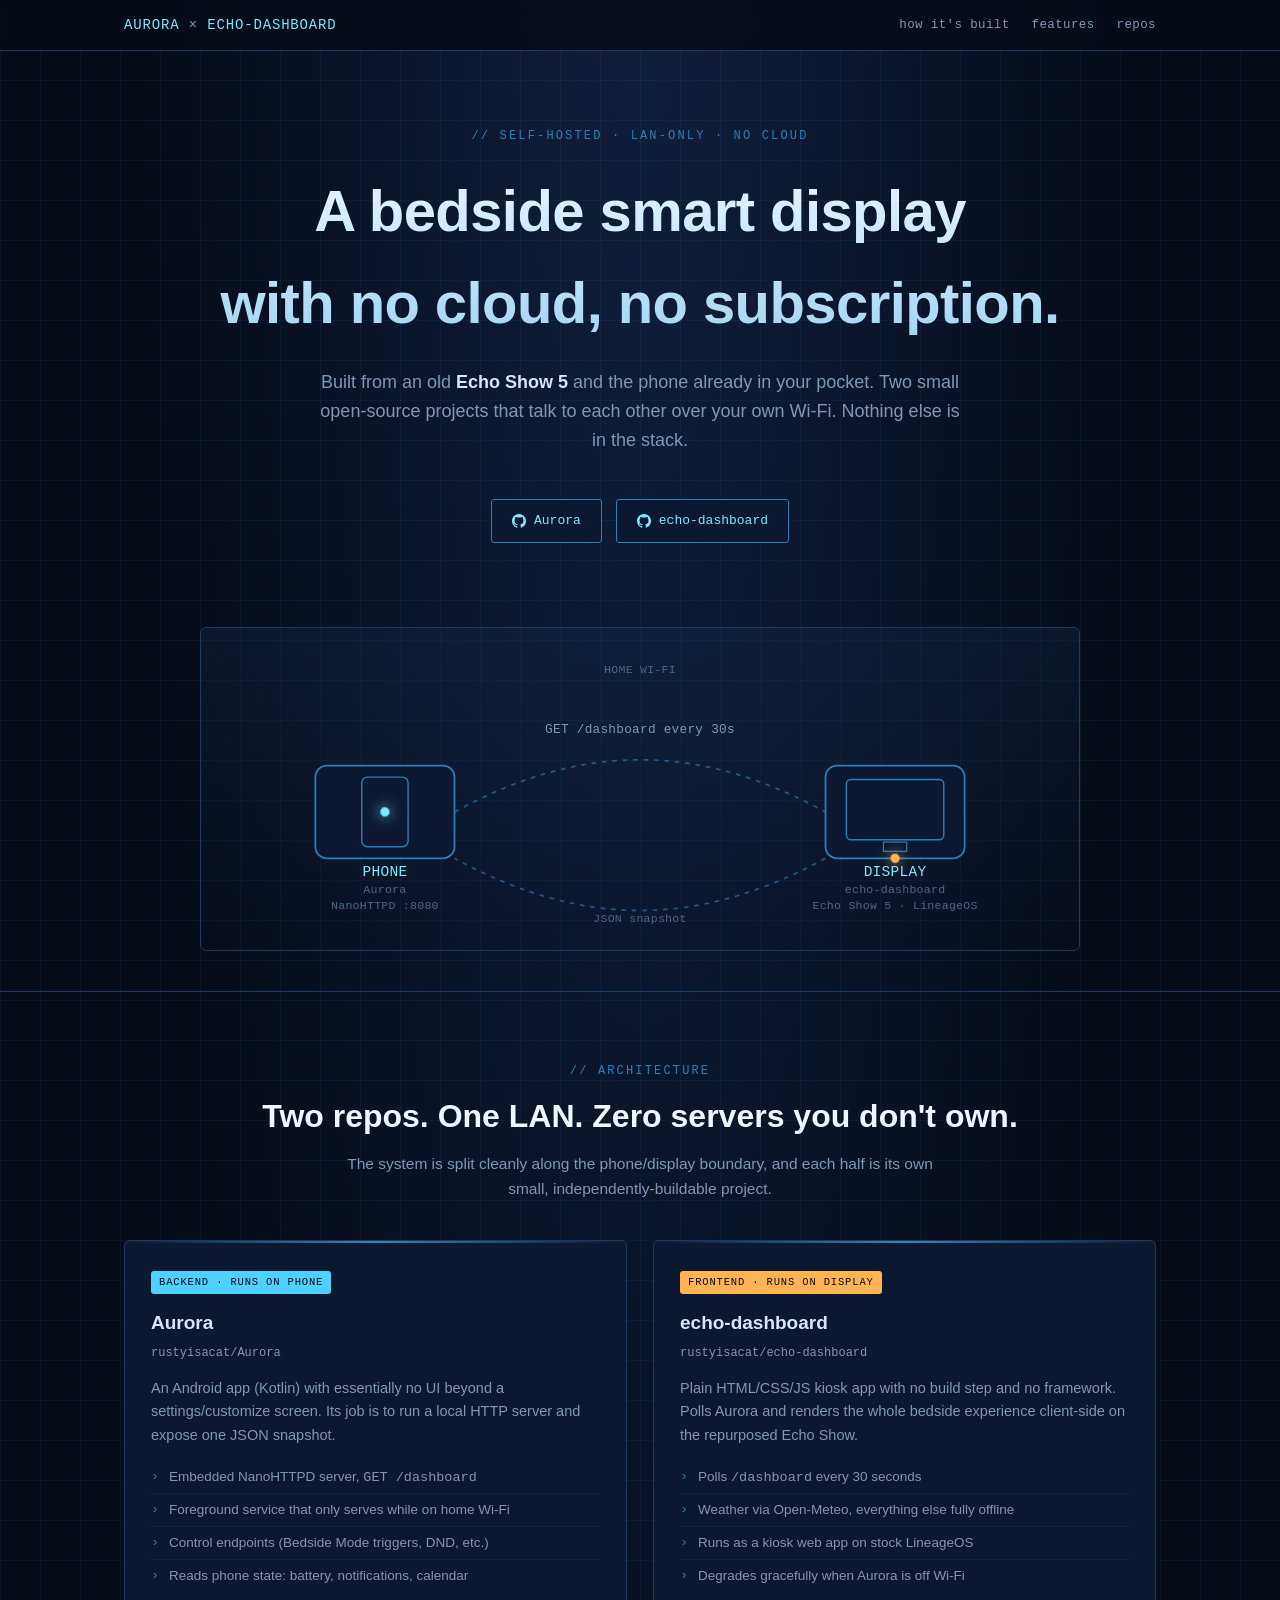
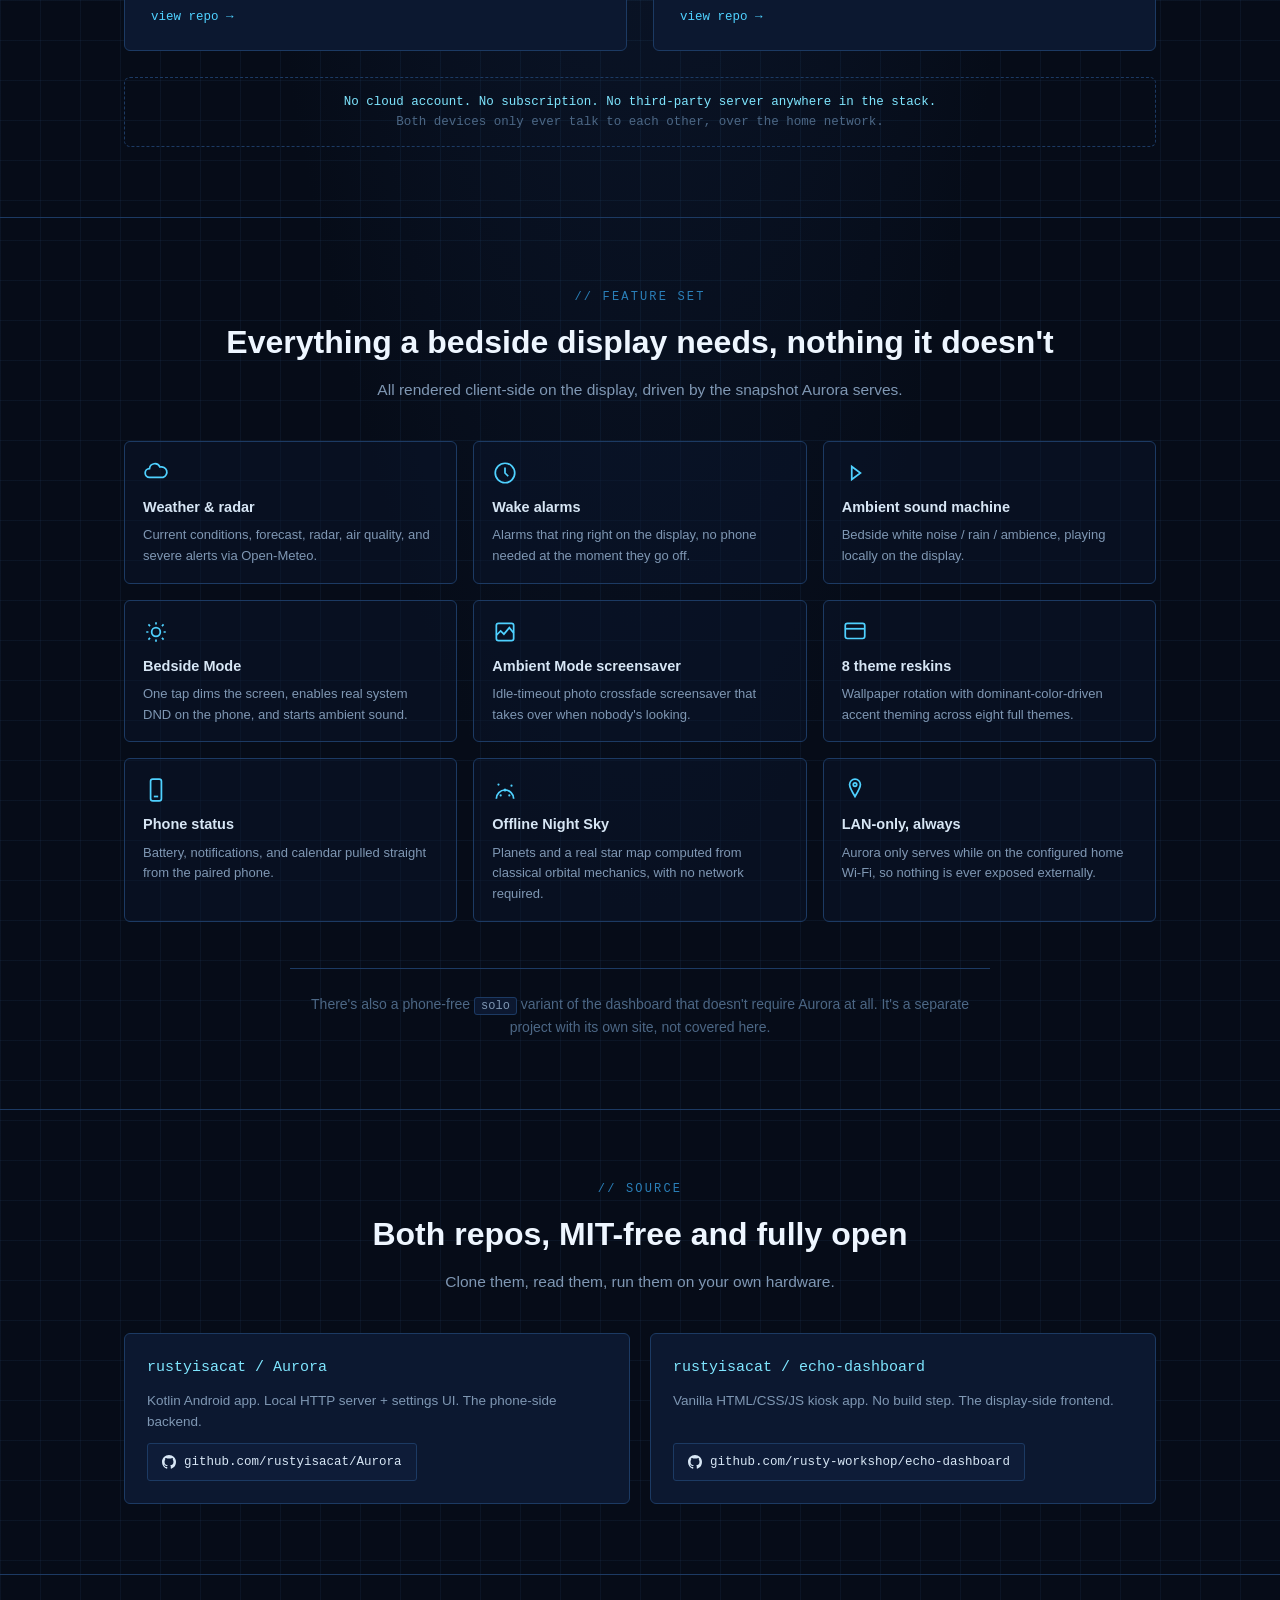
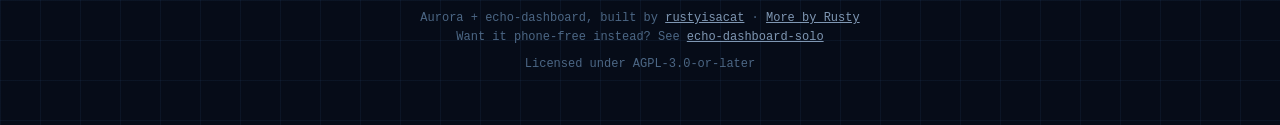
<file: docs/index.html>
<!DOCTYPE html>
<html lang="en">
<head>
<meta charset="UTF-8">
<meta name="viewport" content="width=device-width, initial-scale=1.0">
<title>Aurora + echo-dashboard: a bedside smart display with no cloud</title>
<meta name="description" content="A self-hosted, two-device bedside smart display. No cloud account, no subscription, no third-party server. Built from an old Echo Show and an Android phone.">

<link rel="icon" type="image/svg+xml" href="favicon.svg">
<link rel="icon" type="image/png" sizes="32x32" href="favicon-32.png">
<link rel="apple-touch-icon" sizes="180x180" href="apple-touch-icon.png">

<meta property="og:type" content="website">
<meta property="og:title" content="Aurora + echo-dashboard: a bedside smart display with no cloud">
<meta property="og:description" content="A self-hosted, two-device bedside smart display. No cloud account, no subscription, no third-party server. Built from an old Echo Show and an Android phone.">
<meta property="og:image" content="https://echo-dashboard.rusty.is-a.dev/og-image.png">
<meta property="og:image:width" content="1200">
<meta property="og:image:height" content="630">
<meta name="twitter:card" content="summary_large_image">
<meta name="twitter:image" content="https://echo-dashboard.rusty.is-a.dev/og-image.png">
<style>
  :root {
    --bg: #060c18;
    --bg2: #0a1428;
    --panel: #0c1830;
    --panel-border: #1c3a63;
    --grid-line: rgba(70, 130, 200, 0.08);
    --blue: #4fd1ff;
    --blue-dim: #2a7fb8;
    --blue-glow: #7fe6ff;
    --accent: #ffb454;
    --text: #d7e6f5;
    --text-dim: #7f97b3;
    --text-faint: #4c6785;
    --mono: "IBM Plex Mono", "SFMono-Regular", Consolas, "Liberation Mono", Menlo, monospace;
    --sans: -apple-system, BlinkMacSystemFont, "Segoe UI", Roboto, Helvetica, Arial, sans-serif;
  }

  * { box-sizing: border-box; }

  html { scroll-behavior: smooth; }

  body {
    margin: 0;
    background:
      linear-gradient(var(--grid-line) 1px, transparent 1px) 0 0 / 40px 40px,
      linear-gradient(90deg, var(--grid-line) 1px, transparent 1px) 0 0 / 40px 40px,
      radial-gradient(ellipse at 50% -10%, #10203e 0%, var(--bg) 55%);
    background-color: var(--bg);
    color: var(--text);
    font-family: var(--sans);
    line-height: 1.6;
  }

  a { color: var(--blue); }

  .mono { font-family: var(--mono); }

  .wrap {
    max-width: 1080px;
    margin: 0 auto;
    padding: 0 24px;
  }

  /* ---------- top bar ---------- */
  .topbar {
    position: sticky;
    top: 0;
    z-index: 50;
    background: rgba(6, 12, 24, 0.85);
    backdrop-filter: blur(8px);
    border-bottom: 1px solid var(--panel-border);
  }
  .topbar .wrap {
    display: flex;
    align-items: center;
    justify-content: space-between;
    padding-top: 14px;
    padding-bottom: 14px;
  }
  .brand {
    font-family: var(--mono);
    font-size: 14px;
    letter-spacing: 0.06em;
    color: var(--blue-glow);
  }
  .brand .dim { color: var(--text-dim); }
  .navlinks { display: flex; gap: 22px; }
  .navlinks a {
    font-family: var(--mono);
    font-size: 12.5px;
    text-decoration: none;
    color: var(--text-dim);
    letter-spacing: 0.03em;
    transition: color .15s;
  }
  .navlinks a:hover { color: var(--blue-glow); }

  /* ---------- hero ---------- */
  .hero {
    padding: 76px 0 40px;
    text-align: center;
    position: relative;
  }
  .kicker {
    font-family: var(--mono);
    font-size: 12px;
    letter-spacing: 0.18em;
    text-transform: uppercase;
    color: var(--blue-dim);
    margin-bottom: 18px;
  }
  .kicker::before { content: "// "; color: var(--blue-dim); }
  h1 {
    font-size: clamp(34px, 6vw, 58px);
    margin: 0 0 18px;
    letter-spacing: -0.01em;
    background: linear-gradient(180deg, #eaf6ff 0%, #9fd4f2 100%);
    -webkit-background-clip: text;
    background-clip: text;
    color: transparent;
  }
  .pitch {
    max-width: 640px;
    margin: 0 auto 44px;
    font-size: 18px;
    color: var(--text-dim);
  }
  .pitch b { color: var(--text); font-weight: 600; }

  .cta-row {
    display: flex;
    gap: 14px;
    justify-content: center;
    flex-wrap: wrap;
    margin-bottom: 64px;
  }
  .btn {
    font-family: var(--mono);
    font-size: 13px;
    text-decoration: none;
    padding: 11px 20px;
    border-radius: 3px;
    border: 1px solid var(--panel-border);
    color: var(--text);
    background: var(--panel);
    display: inline-flex;
    align-items: center;
    gap: 8px;
    transition: border-color .15s, background .15s, transform .15s;
  }
  .btn:hover { border-color: var(--blue); background: #0e1c38; transform: translateY(-1px); }
  .btn.primary { border-color: var(--blue-dim); color: var(--blue-glow); }
  .btn svg { width: 14px; height: 14px; }

  /* ---------- diagram ---------- */
  .diagram-wrap {
    position: relative;
    max-width: 900px;
    margin: 0 auto;
    padding: 20px 10px 0;
  }
  .diagram-frame {
    border: 1px solid var(--panel-border);
    border-radius: 6px;
    background: linear-gradient(180deg, rgba(20,40,70,0.35), rgba(10,20,40,0.15));
    padding: 10px;
  }
  .diagram-frame svg { display: block; width: 100%; height: auto; }

  .diag-label {
    font-family: var(--mono);
    fill: var(--text-dim);
    font-size: 11px;
    letter-spacing: 0.02em;
  }
  .diag-label.title { fill: var(--blue-glow); font-size: 12.5px; }
  .diag-label.dim { fill: var(--text-faint); font-size: 10px; }

  .node-box {
    fill: var(--panel);
    stroke: var(--panel-border);
    stroke-width: 1.5;
  }
  .node-box.active { stroke: var(--blue-dim); }

  .conn-line {
    stroke: var(--blue-dim);
    stroke-width: 1.4;
    fill: none;
    stroke-dasharray: 4 5;
    opacity: 0.65;
  }

  .pulse-dot {
    fill: var(--blue-glow);
    filter: drop-shadow(0 0 6px var(--blue-glow));
  }

  .beacon {
    fill: none;
    stroke: var(--blue);
    stroke-width: 1;
    opacity: 0;
  }

  @keyframes travel {
    0%   { offset-distance: 0%; opacity: 0; }
    6%   { opacity: 1; }
    92%  { opacity: 1; }
    100% { offset-distance: 100%; opacity: 0; }
  }
  .pulse-dot {
    offset-path: path("M 150,150 C 320,90 420,90 590,150");
    animation: travel 3.8s linear infinite;
  }
  .pulse-dot.reverse {
    offset-path: path("M 590,190 C 420,250 320,250 150,190");
    animation: travel 3.8s linear infinite;
    animation-delay: 1.9s;
    fill: var(--accent);
    filter: drop-shadow(0 0 6px var(--accent));
  }

  @keyframes ring {
    0%   { opacity: 0; }
    5%   { opacity: 0.9; }
    100% { opacity: 0; }
  }
  .wifi-arc { animation: ring 3s ease-out infinite; transform-origin: 370px 60px; }
  .wifi-arc.a2 { animation-delay: .35s; }
  .wifi-arc.a3 { animation-delay: .7s; }

  /* ---------- sections ---------- */
  section { padding: 70px 0; border-top: 1px solid var(--panel-border); }
  .section-head { margin-bottom: 38px; text-align: center; }
  .section-head .kicker { margin-bottom: 10px; }
  h2 {
    font-size: clamp(24px, 4vw, 32px);
    margin: 0 0 10px;
    color: #eef6ff;
  }
  .section-sub {
    color: var(--text-dim);
    max-width: 620px;
    margin: 0 auto;
    font-size: 15.5px;
  }

  /* how it's built */
  .split {
    display: grid;
    grid-template-columns: 1fr 1fr;
    gap: 26px;
  }
  @media (max-width: 720px) { .split { grid-template-columns: 1fr; } }

  .panel {
    border: 1px solid var(--panel-border);
    background: var(--panel);
    border-radius: 6px;
    padding: 26px 26px 22px;
    position: relative;
    overflow: hidden;
  }
  .panel::before {
    content: "";
    position: absolute;
    top: 0; left: 0; right: 0;
    height: 2px;
    background: linear-gradient(90deg, transparent, var(--blue), transparent);
    opacity: .6;
  }
  .panel-tag {
    display: inline-block;
    font-family: var(--mono);
    font-size: 10.5px;
    letter-spacing: 0.08em;
    text-transform: uppercase;
    color: var(--bg);
    background: var(--blue);
    padding: 3px 8px;
    border-radius: 3px;
    margin-bottom: 14px;
  }
  .panel-tag.alt { background: var(--accent); }
  .panel h3 { margin: 0 0 6px; font-size: 19px; color: var(--text); }
  .panel .repo {
    font-family: var(--mono);
    font-size: 12px;
    color: var(--text-dim);
    margin-bottom: 14px;
    display: block;
  }
  .panel p { color: var(--text-dim); font-size: 14.5px; margin: 0 0 14px; }
  .panel ul {
    margin: 0;
    padding-left: 0;
    list-style: none;
    font-size: 13.5px;
    color: var(--text-dim);
  }
  .panel ul li {
    padding: 5px 0 5px 18px;
    position: relative;
    border-top: 1px solid rgba(255,255,255,0.04);
  }
  .panel ul li:first-child { border-top: none; }
  .panel ul li::before {
    content: "›";
    position: absolute;
    left: 0;
    color: var(--blue-dim);
    font-family: var(--mono);
  }
  .panel a.repolink {
    display: inline-flex;
    align-items: center;
    gap: 6px;
    margin-top: 16px;
    font-family: var(--mono);
    font-size: 12.5px;
    text-decoration: none;
    color: var(--blue);
  }
  .panel a.repolink:hover { color: var(--blue-glow); }

  .lan-note {
    margin-top: 26px;
    text-align: center;
    font-family: var(--mono);
    font-size: 12.5px;
    color: var(--text-faint);
    border: 1px dashed var(--panel-border);
    border-radius: 6px;
    padding: 14px 18px;
  }
  .lan-note b { color: var(--blue-glow); font-weight: 500; }

  /* features */
  .feature-grid {
    display: grid;
    grid-template-columns: repeat(3, 1fr);
    gap: 16px;
  }
  @media (max-width: 860px) { .feature-grid { grid-template-columns: repeat(2, 1fr); } }
  @media (max-width: 560px) { .feature-grid { grid-template-columns: 1fr; } }

  .feature {
    border: 1px solid var(--panel-border);
    background: rgba(12, 24, 48, 0.4);
    border-radius: 6px;
    padding: 18px 18px 16px;
    transition: border-color .15s, background .15s;
  }
  .feature:hover { border-color: var(--blue-dim); background: rgba(12,24,48,0.7); }
  .feature .icon {
    width: 26px; height: 26px;
    margin-bottom: 10px;
    color: var(--blue);
  }
  .feature .icon svg { width: 100%; height: 100%; }
  .feature h4 {
    margin: 0 0 6px;
    font-size: 14.5px;
    color: var(--text);
    font-weight: 600;
  }
  .feature p {
    margin: 0;
    font-size: 13px;
    color: var(--text-dim);
  }

  /* solo note */
  .solo-note {
    max-width: 700px;
    margin: 46px auto 0;
    text-align: center;
    font-size: 14px;
    color: var(--text-faint);
    border-top: 1px solid var(--panel-border);
    padding-top: 24px;
  }
  .solo-note .mono-tag {
    font-family: var(--mono);
    color: var(--text-dim);
    background: var(--panel);
    border: 1px solid var(--panel-border);
    padding: 1px 6px;
    border-radius: 3px;
    font-size: 12px;
  }

  /* repos section */
  .repo-grid {
    display: grid;
    grid-template-columns: 1fr 1fr;
    gap: 20px;
  }
  @media (max-width: 720px) { .repo-grid { grid-template-columns: 1fr; } }
  .repo-card {
    border: 1px solid var(--panel-border);
    border-radius: 6px;
    padding: 22px;
    background: var(--panel);
    display: flex;
    flex-direction: column;
    gap: 10px;
  }
  .repo-card .name {
    font-family: var(--mono);
    color: var(--blue-glow);
    font-size: 15px;
  }
  .repo-card .desc { color: var(--text-dim); font-size: 13.5px; }
  .repo-card a.gh {
    margin-top: auto;
    align-self: flex-start;
    font-family: var(--mono);
    font-size: 12.5px;
    color: var(--text);
    background: #0e1c38;
    border: 1px solid var(--panel-border);
    padding: 8px 14px;
    border-radius: 3px;
    text-decoration: none;
    display: inline-flex;
    align-items: center;
    gap: 8px;
  }
  .repo-card a.gh:hover { border-color: var(--blue); color: var(--blue-glow); }

  footer {
    border-top: 1px solid var(--panel-border);
    padding: 34px 0 50px;
    text-align: center;
    color: var(--text-faint);
    font-family: var(--mono);
    font-size: 12px;
  }
  footer a { color: var(--text-dim); }
  footer .license { margin-top: 8px; }
</style>
</head>
<body>

<div class="topbar">
  <div class="wrap">
    <div class="brand">AURORA <span class="dim">×</span> ECHO-DASHBOARD</div>
    <div class="navlinks">
      <a href="#built">how it's built</a>
      <a href="#features">features</a>
      <a href="#repos">repos</a>
    </div>
  </div>
</div>

<header class="hero">
  <div class="wrap">
    <div class="kicker">self-hosted · LAN-only · no cloud</div>
    <h1>A bedside smart display<br>with no cloud, no subscription.</h1>
    <p class="pitch">Built from an old <b>Echo Show 5</b> and the phone already in your pocket. Two small
    open-source projects that talk to each other over your own Wi-Fi. Nothing else is in the stack.</p>

    <div class="cta-row">
      <a class="btn primary" href="https://github.com/rustyisacat/Aurora" target="_blank" rel="noopener">
        <svg viewBox="0 0 16 16"><path fill="currentColor" d="M8 0C3.58 0 0 3.58 0 8c0 3.54 2.29 6.53 5.47 7.59.4.07.55-.17.55-.38 0-.19-.01-.82-.01-1.49-2.01.37-2.53-.49-2.69-.94-.09-.23-.48-.94-.82-1.13-.28-.15-.68-.52-.01-.53.63-.01 1.08.58 1.23.82.72 1.21 1.87.87 2.33.66.07-.52.28-.87.51-1.07-1.78-.2-3.64-.89-3.64-3.95 0-.87.31-1.59.82-2.15-.08-.2-.36-1.02.08-2.12 0 0 .67-.21 2.2.82.64-.18 1.32-.27 2-.27.68 0 1.36.09 2 .27 1.53-1.04 2.2-.82 2.2-.82.44 1.1.16 1.92.08 2.12.51.56.82 1.27.82 2.15 0 3.07-1.87 3.75-3.65 3.95.29.25.54.73.54 1.48 0 1.07-.01 1.93-.01 2.2 0 .21.15.46.55.38A8.01 8.01 0 0 0 16 8c0-4.42-3.58-8-8-8z"/></svg>
        Aurora
      </a>
      <a class="btn primary" href="https://github.com/rusty-workshop/echo-dashboard" target="_blank" rel="noopener">
        <svg viewBox="0 0 16 16"><path fill="currentColor" d="M8 0C3.58 0 0 3.58 0 8c0 3.54 2.29 6.53 5.47 7.59.4.07.55-.17.55-.38 0-.19-.01-.82-.01-1.49-2.01.37-2.53-.49-2.69-.94-.09-.23-.48-.94-.82-1.13-.28-.15-.68-.52-.01-.53.63-.01 1.08.58 1.23.82.72 1.21 1.87.87 2.33.66.07-.52.28-.87.51-1.07-1.78-.2-3.64-.89-3.64-3.95 0-.87.31-1.59.82-2.15-.08-.2-.36-1.02.08-2.12 0 0 .67-.21 2.2.82.64-.18 1.32-.27 2-.27.68 0 1.36.09 2 .27 1.53-1.04 2.2-.82 2.2-.82.44 1.1.16 1.92.08 2.12.51.56.82 1.27.82 2.15 0 3.07-1.87 3.75-3.65 3.95.29.25.54.73.54 1.48 0 1.07-.01 1.93-.01 2.2 0 .21.15.46.55.38A8.01 8.01 0 0 0 16 8c0-4.42-3.58-8-8-8z"/></svg>
        echo-dashboard
      </a>
    </div>

    <div class="diagram-wrap">
      <div class="diagram-frame">
        <svg viewBox="0 0 740 260" xmlns="http://www.w3.org/2000/svg">
          <!-- wifi ring emitter (phone) -->
          <g transform="translate(370,60)">
            <circle class="wifi-arc" r="14" stroke="var(--blue)" fill="none" opacity="0"/>
            <circle class="wifi-arc a2" r="24" stroke="var(--blue)" fill="none" opacity="0"/>
            <circle class="wifi-arc a3" r="34" stroke="var(--blue)" fill="none" opacity="0"/>
          </g>
          <text x="370" y="30" text-anchor="middle" class="diag-label dim">HOME WI-FI</text>

          <!-- phone node -->
          <rect x="90" y="110" width="120" height="80" rx="10" class="node-box active"/>
          <rect x="130" y="120" width="40" height="60" rx="5" fill="none" stroke="var(--blue-dim)" stroke-width="1.2"/>
          <text x="150" y="205" text-anchor="middle" class="diag-label title">PHONE</text>
          <text x="150" y="220" text-anchor="middle" class="diag-label dim">Aurora</text>
          <text x="150" y="234" text-anchor="middle" class="diag-label dim">NanoHTTPD :8080</text>

          <!-- display node -->
          <rect x="530" y="110" width="120" height="80" rx="10" class="node-box active"/>
          <rect x="548" y="122" width="84" height="52" rx="4" fill="none" stroke="var(--blue-dim)" stroke-width="1.2"/>
          <rect x="580" y="176" width="20" height="8" fill="none" stroke="var(--blue-dim)" stroke-width="1"/>
          <text x="590" y="205" text-anchor="middle" class="diag-label title">DISPLAY</text>
          <text x="590" y="220" text-anchor="middle" class="diag-label dim">echo-dashboard</text>
          <text x="590" y="234" text-anchor="middle" class="diag-label dim">Echo Show 5 · LineageOS</text>

          <!-- connecting lines -->
          <path class="conn-line" d="M 210,150 C 320,90 420,90 530,150"/>
          <path class="conn-line" d="M 530,190 C 420,250 320,250 210,190"/>

          <!-- traveling pulses -->
          <circle class="pulse-dot" r="4"/>
          <circle class="pulse-dot reverse" r="4"/>

          <text x="370" y="82" text-anchor="middle" class="diag-label mono">GET /dashboard every 30s</text>
          <text x="370" y="245" text-anchor="middle" class="diag-label dim mono">JSON snapshot</text>
        </svg>
      </div>
    </div>
  </div>
</header>

<section id="built">
  <div class="wrap">
    <div class="section-head">
      <div class="kicker">architecture</div>
      <h2>Two repos. One LAN. Zero servers you don't own.</h2>
      <p class="section-sub">The system is split cleanly along the phone/display boundary, and each half is its own
      small, independently-buildable project.</p>
    </div>

    <div class="split">
      <div class="panel">
        <span class="panel-tag">backend · runs on phone</span>
        <h3>Aurora</h3>
        <span class="repo mono">rustyisacat/Aurora</span>
        <p>An Android app (Kotlin) with essentially no UI beyond a settings/customize screen. Its job is to run a
        local HTTP server and expose one JSON snapshot.</p>
        <ul>
          <li>Embedded NanoHTTPD server, <code class="mono">GET /dashboard</code></li>
          <li>Foreground service that only serves while on home Wi-Fi</li>
          <li>Control endpoints (Bedside Mode triggers, DND, etc.)</li>
          <li>Reads phone state: battery, notifications, calendar</li>
        </ul>
        <a class="repolink" href="https://github.com/rustyisacat/Aurora" target="_blank" rel="noopener">view repo →</a>
      </div>

      <div class="panel">
        <span class="panel-tag alt">frontend · runs on display</span>
        <h3>echo-dashboard</h3>
        <span class="repo mono">rustyisacat/echo-dashboard</span>
        <p>Plain HTML/CSS/JS kiosk app with no build step and no framework. Polls Aurora and renders the whole bedside
        experience client-side on the repurposed Echo Show.</p>
        <ul>
          <li>Polls <code class="mono">/dashboard</code> every 30 seconds</li>
          <li>Weather via Open-Meteo, everything else fully offline</li>
          <li>Runs as a kiosk web app on stock LineageOS</li>
          <li>Degrades gracefully when Aurora is off Wi-Fi</li>
        </ul>
        <a class="repolink" href="https://github.com/rusty-workshop/echo-dashboard" target="_blank" rel="noopener">view repo →</a>
      </div>
    </div>

    <div class="lan-note">
      <b>No cloud account. No subscription. No third-party server anywhere in the stack.</b><br>
      Both devices only ever talk to each other, over the home network.
    </div>
  </div>
</section>

<section id="features">
  <div class="wrap">
    <div class="section-head">
      <div class="kicker">feature set</div>
      <h2>Everything a bedside display needs, nothing it doesn't</h2>
      <p class="section-sub">All rendered client-side on the display, driven by the snapshot Aurora serves.</p>
    </div>

    <div class="feature-grid">
      <div class="feature">
        <div class="icon"><svg viewBox="0 0 24 24" fill="none" stroke="currentColor" stroke-width="1.6"><path d="M6 16a4 4 0 010-8 5 5 0 019.6-1.5A4.5 4.5 0 0118.5 16H6z"/></svg></div>
        <h4>Weather &amp; radar</h4>
        <p>Current conditions, forecast, radar, air quality, and severe alerts via Open-Meteo.</p>
      </div>
      <div class="feature">
        <div class="icon"><svg viewBox="0 0 24 24" fill="none" stroke="currentColor" stroke-width="1.6"><circle cx="12" cy="12" r="9"/><path d="M12 7v5l3 3"/></svg></div>
        <h4>Wake alarms</h4>
        <p>Alarms that ring right on the display, no phone needed at the moment they go off.</p>
      </div>
      <div class="feature">
        <div class="icon"><svg viewBox="0 0 24 24" fill="none" stroke="currentColor" stroke-width="1.6"><path d="M9 18V6l8 6-8 6z"/></svg></div>
        <h4>Ambient sound machine</h4>
        <p>Bedside white noise / rain / ambience, playing locally on the display.</p>
      </div>
      <div class="feature">
        <div class="icon"><svg viewBox="0 0 24 24" fill="none" stroke="currentColor" stroke-width="1.6"><path d="M12 3v2M12 19v2M5 5l1.5 1.5M17.5 17.5L19 19M3 12h2M19 12h2M5 19l1.5-1.5M17.5 6.5L19 5"/><circle cx="12" cy="12" r="4"/></svg></div>
        <h4>Bedside Mode</h4>
        <p>One tap dims the screen, enables real system DND on the phone, and starts ambient sound.</p>
      </div>
      <div class="feature">
        <div class="icon"><svg viewBox="0 0 24 24" fill="none" stroke="currentColor" stroke-width="1.6"><rect x="4" y="4" width="16" height="16" rx="2"/><path d="M4 15l4-4 3 3 5-6 4 5"/></svg></div>
        <h4>Ambient Mode screensaver</h4>
        <p>Idle-timeout photo crossfade screensaver that takes over when nobody's looking.</p>
      </div>
      <div class="feature">
        <div class="icon"><svg viewBox="0 0 24 24" fill="none" stroke="currentColor" stroke-width="1.6"><rect x="3" y="4" width="18" height="14" rx="2"/><path d="M3 9h18"/></svg></div>
        <h4>8 theme reskins</h4>
        <p>Wallpaper rotation with dominant-color-driven accent theming across eight full themes.</p>
      </div>
      <div class="feature">
        <div class="icon"><svg viewBox="0 0 24 24" fill="none" stroke="currentColor" stroke-width="1.6"><rect x="7" y="2" width="10" height="20" rx="2"/><path d="M10 18h4"/></svg></div>
        <h4>Phone status</h4>
        <p>Battery, notifications, and calendar pulled straight from the paired phone.</p>
      </div>
      <div class="feature">
        <div class="icon"><svg viewBox="0 0 24 24" fill="none" stroke="currentColor" stroke-width="1.6"><circle cx="12" cy="12" r="1.4" fill="currentColor" stroke="none"/><circle cx="6" cy="7" r="1" fill="currentColor" stroke="none"/><circle cx="18" cy="8" r="1" fill="currentColor" stroke="none"/><circle cx="16" cy="17" r="1" fill="currentColor" stroke="none"/><circle cx="8" cy="17" r="1" fill="currentColor" stroke="none"/><path d="M4 20a8 8 0 0116 0"/></svg></div>
        <h4>Offline Night Sky</h4>
        <p>Planets and a real star map computed from classical orbital mechanics, with no network required.</p>
      </div>
      <div class="feature">
        <div class="icon"><svg viewBox="0 0 24 24" fill="none" stroke="currentColor" stroke-width="1.6"><path d="M12 2a5 5 0 015 5c0 3-5 11-5 11S7 10 7 7a5 5 0 015-5z"/><circle cx="12" cy="7" r="1.6"/></svg></div>
        <h4>LAN-only, always</h4>
        <p>Aurora only serves while on the configured home Wi-Fi, so nothing is ever exposed externally.</p>
      </div>
    </div>

    <div class="solo-note">
      There's also a phone-free <span class="mono-tag">solo</span> variant of the dashboard that doesn't require
      Aurora at all. It's a separate project with its own site, not covered here.
    </div>
  </div>
</section>

<section id="repos">
  <div class="wrap">
    <div class="section-head">
      <div class="kicker">source</div>
      <h2>Both repos, MIT-free and fully open</h2>
      <p class="section-sub">Clone them, read them, run them on your own hardware.</p>
    </div>
    <div class="repo-grid">
      <div class="repo-card">
        <span class="name">rustyisacat / Aurora</span>
        <span class="desc">Kotlin Android app. Local HTTP server + settings UI. The phone-side backend.</span>
        <a class="gh" href="https://github.com/rustyisacat/Aurora" target="_blank" rel="noopener">
          <svg viewBox="0 0 16 16" width="14" height="14"><path fill="currentColor" d="M8 0C3.58 0 0 3.58 0 8c0 3.54 2.29 6.53 5.47 7.59.4.07.55-.17.55-.38 0-.19-.01-.82-.01-1.49-2.01.37-2.53-.49-2.69-.94-.09-.23-.48-.94-.82-1.13-.28-.15-.68-.52-.01-.53.63-.01 1.08.58 1.23.82.72 1.21 1.87.87 2.33.66.07-.52.28-.87.51-1.07-1.78-.2-3.64-.89-3.64-3.95 0-.87.31-1.59.82-2.15-.08-.2-.36-1.02.08-2.12 0 0 .67-.21 2.2.82.64-.18 1.32-.27 2-.27.68 0 1.36.09 2 .27 1.53-1.04 2.2-.82 2.2-.82.44 1.1.16 1.92.08 2.12.51.56.82 1.27.82 2.15 0 3.07-1.87 3.75-3.65 3.95.29.25.54.73.54 1.48 0 1.07-.01 1.93-.01 2.2 0 .21.15.46.55.38A8.01 8.01 0 0 0 16 8c0-4.42-3.58-8-8-8z"/></svg>
          github.com/rustyisacat/Aurora
        </a>
      </div>
      <div class="repo-card">
        <span class="name">rustyisacat / echo-dashboard</span>
        <span class="desc">Vanilla HTML/CSS/JS kiosk app. No build step. The display-side frontend.</span>
        <a class="gh" href="https://github.com/rusty-workshop/echo-dashboard" target="_blank" rel="noopener">
          <svg viewBox="0 0 16 16" width="14" height="14"><path fill="currentColor" d="M8 0C3.58 0 0 3.58 0 8c0 3.54 2.29 6.53 5.47 7.59.4.07.55-.17.55-.38 0-.19-.01-.82-.01-1.49-2.01.37-2.53-.49-2.69-.94-.09-.23-.48-.94-.82-1.13-.28-.15-.68-.52-.01-.53.63-.01 1.08.58 1.23.82.72 1.21 1.87.87 2.33.66.07-.52.28-.87.51-1.07-1.78-.2-3.64-.89-3.64-3.95 0-.87.31-1.59.82-2.15-.08-.2-.36-1.02.08-2.12 0 0 .67-.21 2.2.82.64-.18 1.32-.27 2-.27.68 0 1.36.09 2 .27 1.53-1.04 2.2-.82 2.2-.82.44 1.1.16 1.92.08 2.12.51.56.82 1.27.82 2.15 0 3.07-1.87 3.75-3.65 3.95.29.25.54.73.54 1.48 0 1.07-.01 1.93-.01 2.2 0 .21.15.46.55.38A8.01 8.01 0 0 0 16 8c0-4.42-3.58-8-8-8z"/></svg>
          github.com/rusty-workshop/echo-dashboard
        </a>
      </div>
    </div>
  </div>
</section>

<footer>
  <div class="wrap">
    <div>Aurora + echo-dashboard, built by <a href="https://github.com/rustyisacat" target="_blank" rel="noopener">rustyisacat</a> &middot; <a href="https://rusty.is-a.dev" target="_blank" rel="noopener">More by Rusty</a></div>
    <div>Want it phone-free instead? See <a href="https://echo-dashboard-solo.rusty.is-a.dev/" target="_blank" rel="noopener">echo-dashboard-solo</a></div>
    <div class="license">Licensed under AGPL-3.0-or-later</div>
  </div>
</footer>

</body>
</html>
</file>
<file: style.css>
/* ==========================================================================
   Aurora Dashboard - stylesheet
   Primary target: Amazon Echo Show 5 (1st gen), 960x480 landscape, kiosk
   Chrome/WebView. Sizing uses clamp()/vw/vh throughout instead of fixed
   pixel values so the same layout scales sensibly on other screens too.

   Layout insight: the panel is wide (2:1), not tall - a two-column
   hero+cards layout uses that far better than stacking everything
   vertically into 480px of height. See .dashboard below.
   ========================================================================== */

:root {
  /* Every theme here is dark (see the [data-theme=...] blocks below) -
     without this, native form control internals that this stylesheet
     can't directly color (the wakealarm-time-input's "--:-- --" digits/
     AM-PM segment, in particular) fall back to the WebView's own default
     light-mode palette and render as black-on-black against this app's
     dark backgrounds - invisible, not just low-contrast. */
  color-scheme: dark;

  /* True black background: OLED-friendly, and reads as "premium display"
     even on the Echo Show's LCD panel. Surfaces sit a little above it,
     Material dark-theme style, so cards read as distinct elevated layers. */
  --bg: #000000;
  --surface: #121212;
  --surface-elevated: #1c1c1e;

  --text-primary: #f5f5f5;
  --text-secondary: #9a9a9a;
  --text-tertiary: #6b6b6b;

  /* Dynamic accent, set by script.js from the current weather condition:
     warm for clear skies, gray for cloud, blue for rain/snow/storms.
     This default is the "gray" tone, shown until the first successful
     weather fetch. */
  --accent: #9aa5b1;
  --accent-warm: #ffb74d;
  --accent-gray: #9aa5b1;
  --accent-blue: #5b9bf0;

  --accent-reconnecting: #ffb74d;
  --accent-danger: #ff6b6b;

  --divider: rgba(255, 255, 255, 0.08);
  --shadow: 0 8px 24px rgba(0, 0, 0, 0.55);

  --radius-lg: 1.25rem;
  --radius-md: 0.85rem;

  /* A restrained type scale (v1.1: "better typography") instead of ad-hoc
     clamp() per element - each size below is used for exactly one job. */
  --fs-clock: clamp(2.1rem, 8.5vw, 3.4rem);
  --fs-clock-huge: clamp(3.2rem, 15vw, 6rem);
  --fs-greeting: clamp(1.25rem, 2.6vw, 1.7rem);
  --fs-briefing: clamp(0.92rem, 1.7vw, 1.1rem);
  --fs-display: clamp(1.4rem, 2.8vw, 2rem);
  --fs-hero: clamp(2.6rem, 8vw, 4.2rem);
  --fs-title: clamp(0.72rem, 1.3vw, 0.85rem);
  --fs-body: clamp(0.8rem, 1.5vw, 0.95rem);
  --fs-body-lg: clamp(0.95rem, 1.9vw, 1.2rem);
  --fs-caption: clamp(0.68rem, 1.2vw, 0.8rem);
  --fs-caption-lg: clamp(0.8rem, 1.5vw, 1rem);

  --page-padding: clamp(0.75rem, 2.2vw, 1.75rem);

  --transition-color: 500ms ease;
  --transition-fast: 200ms ease;

  /* System font stack, not a webfont: the Echo Show may have no internet
     route to Aurora (let alone a font CDN) for long stretches, and this
     is meant to be fully self-contained static files. Roboto is the
     system font on stock Android/LineageOS, so this renders as intended
     there with zero network dependency. */
  --font: -apple-system, BlinkMacSystemFont, "Segoe UI", Roboto,
    "Helvetica Neue", Arial, sans-serif;
}

/* ---- Reset / base ------------------------------------------------------ */

* {
  box-sizing: border-box;
  /* Kiosk touchscreen, not a browser tab - the WebView's default blue
     flash on tap reads as a broken link, not a button press. */
  -webkit-tap-highlight-color: transparent;
}

html,
body {
  margin: 0;
  padding: 0;
  width: 100%;
  height: 100%;
  background: var(--bg);
  overflow: hidden; /* kiosk display: no scrollbars on the primary target */
}

body {
  font-family: var(--font);
  color: var(--text-primary);
  -webkit-user-select: none;
  user-select: none; /* this is a display, not a document */
  filter: brightness(1);
  transition: filter 3s ease;
  /* Same reasoning as .ambient-clock-panel's own text-shadow below: the
     clock, greeting, briefing lines, and hero-tile readouts sit directly
     over the wallpaper with only a scrim behind them (cards have their
     own solid background and don't need this - inherited here anyway,
     but imperceptible against a near-black card). A bright or busy user
     photo can otherwise wash out --text-secondary/--text-tertiary
     entirely; this keeps everything legible regardless of the photo. */
  text-shadow: 0 1px 3px rgba(0, 0, 0, 0.7), 0 2px 14px rgba(0, 0, 0, 0.45);
}

/* Bedside comfort at night: dims the whole display, not just one card -
   a slow 3s transition so it reads as the room settling in, not a jarring
   flicker. See applyDayNightMode() in script.js for when this toggles. */
body.dimmed {
  /* --dim-intensity is a 0-1 brightness multiplier set from the Settings
     page's "Dim intensity" slider (see setupDimIntensitySlider() in
     script.js) - 0.45 is the original hardcoded default, kept as the
     var()'s fallback so nothing changes for anyone who's never touched
     the new slider. */
  filter: brightness(var(--dim-intensity, 0.45)) contrast(0.95);
}

button,
select,
input {
  font-family: inherit;
}

/* ---- Pager ----------------------------------------------------------------
   Four full-screen pages, swiped through horizontally via native touch
   scrolling + CSS scroll-snap - no JS carousel logic needed for the swipe
   itself. script.js's setupPager() only keeps the dot indicators in sync
   and lets a dot tap jump to a page. touch-action: pan-x so the browser
   commits to horizontal paging gestures here (individual controls that
   need their own horizontal drag, like the volume slider, override this
   with touch-action: none - see .sound-volume). */

.pager {
  position: relative;
  z-index: 1; /* above the wallpaper (-1); the weather effect (2) still paints over this */
  height: 100vh;
  width: 100vw;
  display: flex;
  overflow-x: auto;
  scroll-snap-type: x mandatory;
  -webkit-overflow-scrolling: touch;
  touch-action: pan-x;
  scrollbar-width: none; /* Firefox - kiosk display, a scrollbar is never wanted */
}

.pager::-webkit-scrollbar {
  display: none; /* Chromium/WebView */
}

.page {
  flex: none;
  width: 100vw;
  height: 100vh;
  scroll-snap-align: start;
  padding: var(--page-padding);
  box-sizing: border-box;
  overflow: hidden;
}

/* ---- Page 1: Morning Overview ---------------------------------------------
   Two columns: a hero panel (clock + Morning Briefing) and the card grid.
   The hero panel gets a comfortable fixed-ish share of the width; the
   grid takes the rest. Falls back to a stacked single column below
   for other screen shapes - see Responsive section. */

.page-overview {
  display: grid;
  grid-template-columns: minmax(260px, 38%) 1fr;
  grid-template-rows: 1fr;
  gap: clamp(0.75rem, 2vw, 1.5rem);
  /* Anchors .overview-banners below. */
  position: relative;
}

/* The severe alert banner and sticky note both float here instead of
   taking their own grid row - an earlier version gave each its own auto
   row, but that meant appearing at all pushed hero-panel/card-grid's
   shared row shorter (and both columns' content down with it), since
   .page's fixed height has nowhere else to give. Floating avoids that
   entirely: hero-panel and card-grid always get the full row regardless
   of what's showing here. The trade-off is this briefly covers whatever
   sits at the very top of both columns while a banner is up (the
   .hero-panel-actions icon row and the first card row) - acceptable for
   something meant to be transient and dismissible, unlike a permanent
   layout shift every time one appears. Flex column stacks whichever of
   the two is visible; display:none on a hidden banner removes it from
   this flow, so one banner alone doesn't leave a gap where the other
   would go. */
.overview-banners {
  position: absolute;
  top: 0;
  left: 0;
  right: 0;
  z-index: 5;
  display: flex;
  flex-direction: column;
  gap: 0.5em;
}

.hero-panel {
  grid-column: 1;
  grid-row: 1;
  position: relative;
  display: flex;
  flex-direction: column;
  justify-content: space-between;
  min-width: 0;
  min-height: 0;
}

/* A real row in the flex column now, not position:absolute over the
   clock - reserving horizontal padding for it instead (tried first) meant
   guessing how much width .clock-time actually needs, and guessing wrong
   either left it overlapping the buttons or wrapping the clock to two
   lines. A real row costs a little vertical space but needs no guessing:
   .clock-panel below it always gets the full available width, so the
   clock is never at risk of wrapping regardless of locale/font/12h-vs-
   24h text length. */
.hero-panel-actions {
  flex: none;
  display: flex;
  justify-content: flex-end;
  gap: 0.5em;
}

/* Smaller than the default .icon-button size specifically in this pair -
   this row's whole reason for existing is to cost as little of the hero
   panel's tight vertical budget as possible. */
.hero-panel-actions .icon-button {
  width: clamp(1.7rem, 3vw, 2.2rem);
  height: clamp(1.7rem, 3vw, 2.2rem);
}

/* ---- Reading Mode --------------------------------------------------------
   Distinct from Bedside/Ambient Mode - dims and warms whichever page is
   showing without taking over the screen (no photo cycling, no clock
   takeover, cards stay fully visible and legible). A warm dark radial
   wash rather than a CSS filter (brightness()/sepia()) on body - this
   kiosk's WebView has been unreliable with some "modern" filter/
   backdrop effects before (see the mDNS/:has() lessons elsewhere), and a
   plain gradient overlay is cheaper and has no such risk. pointer-events:
   none keeps every card/button underneath fully tappable. */
.reading-mode-overlay {
  position: fixed;
  inset: 0;
  z-index: 6;
  pointer-events: none;
  background: radial-gradient(ellipse at center, rgba(40, 22, 8, 0.35), rgba(18, 10, 4, 0.6));
  opacity: 0;
  transition: opacity 0.6s ease;
}

body.reading-mode-active .reading-mode-overlay {
  opacity: 1;
}

.reading-mode-trigger-btn[aria-pressed="true"] {
  background: var(--accent);
  color: var(--surface);
}

.morning-briefing-btn.speaking {
  background: var(--accent);
  color: var(--surface);
  animation: severe-alert-pulse 1.2s ease-in-out infinite;
}

.clock-panel {
  display: flex;
  flex-direction: column;
  align-items: flex-start;
  gap: clamp(0.1rem, 0.6vh, 0.3rem);
}

.clock-time {
  font-size: var(--fs-clock);
  font-weight: 700;
  line-height: 1;
  letter-spacing: -0.01em;
  font-variant-numeric: tabular-nums; /* digits don't jitter the layout as they change */
}

.clock-date {
  display: flex;
  gap: 0.6em;
  font-size: clamp(0.9rem, 1.8vw, 1.15rem);
  font-weight: 500;
  color: var(--text-secondary);
}

.clock-weekday {
  color: var(--accent);
  font-weight: 600;
  transition: color var(--transition-color);
}

/* ---- Morning Briefing ------------------------------------------------------
   Composed client-side from data already on /dashboard - no backend
   change needed. Deliberately condensed to 3 short lines rather than a
   longer paragraph: "one glance and you know your day" is best served by
   less text, not more, on a display meant to be read from across a room. */

.briefing {
  display: flex;
  flex-direction: column;
  gap: clamp(0.35rem, 1vh, 0.55rem);
  padding-right: clamp(0.5rem, 1.5vw, 1rem);
}

.briefing-greeting {
  margin: 0;
  font-size: var(--fs-greeting);
  font-weight: 600;
  color: var(--text-primary);
}

.briefing-line {
  margin: 0;
  font-size: var(--fs-briefing);
  line-height: 1.45;
  color: var(--text-secondary);
}

.briefing-line b {
  color: var(--text-primary);
  font-weight: 600;
}

/* ---- Status line -----------------------------------------------------------
   Always present but quiet - "Updated 12s ago" in a muted tone while
   healthy. Grows a touch more insistent (color only, no layout change)
   once data goes stale, but never shouts. */

.status-line {
  display: flex;
  align-items: center;
  gap: 0.45em;
  font-size: var(--fs-caption);
  color: var(--text-tertiary);
  transition: color var(--transition-color);
  cursor: pointer;
  width: fit-content;
}

.status-line:active {
  opacity: 0.6;
}

.status-line .dot {
  width: 0.5em;
  height: 0.5em;
  border-radius: 50%;
  background: currentColor;
  flex: none;
  transition: transform var(--transition-fast);
}

/* Tap-to-refresh feedback (see setupManualRefresh() in script.js) - a
   brief spin on the same dot that otherwise just signals connection
   state, so tapping reads as "asked for fresh data" without adding a
   whole separate icon/button to this already-small line. */
.status-line.refreshing .dot {
  animation: status-dot-spin 0.6s ease-in-out;
}

@keyframes status-dot-spin {
  50% {
    transform: scale(1.6) rotate(180deg);
  }
  100% {
    transform: scale(1) rotate(360deg);
  }
}

.status-line.state-reconnecting {
  color: var(--accent-reconnecting);
}

.status-line.state-offline {
  color: var(--accent-danger);
}

.hidden {
  display: none !important;
}

/* ---- Low battery banner ----------------------------------------------------
   Only shown when the phone is genuinely low and not charging - a bedside
   device that dies overnight defeats the point, so this is the one place
   the dashboard is allowed to be louder than its usual quiet, muted tone. */

.battery-warning {
  display: flex;
  align-items: center;
  gap: 0.5em;
  margin-top: 0.6em;
  padding: 0.5em 0.9em;
  border-radius: 0.6em;
  background: color-mix(in srgb, var(--accent-danger) 18%, transparent);
  color: var(--accent-danger);
  font-size: var(--fs-caption);
  font-weight: 600;
  width: fit-content;
}

/* ---- Severe weather alert banner ------------------------------------------
   NWS-sourced, distinct from the umbrella rain nudge - this is for
   Extreme/Severe/Moderate/Minor active alerts (tornado, flood, winter
   storm, etc.), and stays visible on both the Overview and Daily Info
   pages the whole time one's active, not just a momentary toast. Solid
   (not tinted, unlike the low-battery banner) so it reads as genuinely
   urgent, with a slow icon pulse to catch a glance without being frantic. */

.severe-alert-banner {
  display: flex;
  align-items: center;
  gap: 0.6em;
  padding: 0.55em 0.9em;
  border-radius: 0.6em;
  background: var(--accent-danger);
  color: var(--surface);
  box-shadow: 0 0.15em 0.6em color-mix(in srgb, var(--accent-danger) 45%, transparent);
}

.severe-alert-banner .icon-slot {
  flex: none;
  animation: severe-alert-pulse 2s ease-in-out infinite;
}

.severe-alert-text {
  min-width: 0;
  line-height: 1.25;
}

.severe-alert-event {
  font-weight: 700;
  font-size: var(--fs-body);
}

.severe-alert-headline {
  font-size: var(--fs-caption);
  opacity: 0.9;
  overflow: hidden;
  text-overflow: ellipsis;
  white-space: nowrap;
}

/* Dismisses the current alert specifically (see dismissedSevereAlertKey
   in script.js) rather than severe alerts in general - a genuinely new
   or changed alert still shows even with a prior one dismissed. Colored
   to match .severe-alert-text against the banner's own --accent-danger
   background, unlike .sticky-note-dismiss's neutral --text-secondary,
   since that color would be too low-contrast here. */
.severe-alert-dismiss {
  flex: none;
  background: transparent;
  border: none;
  color: var(--surface);
  opacity: 0.85;
  font-size: var(--fs-body-lg);
  line-height: 1;
  padding: 0.1em 0.3em;
  cursor: pointer;
}

@keyframes severe-alert-pulse {
  0%, 100% {
    opacity: 1;
  }
  50% {
    opacity: 0.5;
  }
}

/* ---- Sticky notes -----------------------------------------------------------
   Short dashboard-only reminders - up to STICKY_NOTES_MAX of them (see
   script.js), managed from a popover opened via the pin icon next to
   Bedside Mode's trigger in .hero-panel-actions, not Settings, since these
   are meant to be jotted down and cleared in a couple of taps. The banner
   itself floats over the page rather than taking real layout space (see
   .overview-banners) - it cycles through whatever notes exist, one at a
   time, and disappears entirely when there are none. Styled distinctly
   from the severe-alert banner (accent-tinted,
   not danger-red) since this is a personal note, not an emergency. */

.sticky-note-banner {
  display: flex;
  align-items: center;
  gap: 0.6em;
  padding: 0.55em 0.9em;
  border-radius: 0.6em;
  background: color-mix(in srgb, var(--accent) 22%, var(--surface));
  color: var(--text-primary);
  cursor: pointer;
}

.sticky-note-banner .icon-slot {
  flex: none;
  color: var(--accent);
}

.sticky-note-text {
  flex: 1;
  min-width: 0;
  font-size: var(--fs-caption);
  overflow: hidden;
  text-overflow: ellipsis;
  white-space: nowrap;
}

.sticky-note-count {
  flex: none;
  font-size: 0.66rem;
  font-variant-numeric: tabular-nums;
  color: var(--text-primary);
  background: color-mix(in srgb, var(--accent) 35%, transparent);
  border-radius: 999px;
  padding: 0.15em 0.55em;
}

.sticky-note-dismiss {
  flex: none;
  background: transparent;
  border: none;
  color: var(--text-secondary);
  font-size: var(--fs-body-lg);
  line-height: 1;
  padding: 0.1em 0.3em;
  cursor: pointer;
}

/* Invisible full-screen tap-to-close layer behind the editor popover -
   not a dimmed modal backdrop, since editing a couple of short notes
   doesn't call for darkening the whole display like Bedside/Ambient
   Mode's real full-screen takeovers do. */
.sticky-note-editor-backdrop {
  position: fixed;
  inset: 0;
  z-index: 59;
}

.sticky-note-editor {
  position: fixed;
  top: 3.4rem;
  left: 1rem;
  z-index: 60;
  width: min(21rem, 82vw);
  max-height: 70vh;
  overflow-y: auto;
  display: flex;
  flex-direction: column;
  background: var(--surface-elevated);
  border-radius: var(--radius-lg);
  padding: 0.8em 0.9em;
  box-shadow: 0 0.8em 2em rgba(0, 0, 0, 0.5);
}

.sticky-note-editor::-webkit-scrollbar {
  display: none;
}

/* Shared by the DND and Focus toggles (see setupQuickDurationPopover() in
   script.js) - centered rather than anchored near the triggering button
   like the sticky-note editor, since this same popover opens from two
   different buttons in two different card positions (Overview's compact
   card, the Phone page's -lg one) rather than one fixed spot. */
.quick-duration-backdrop {
  position: fixed;
  inset: 0;
  z-index: 59;
}

.quick-duration-popover {
  position: fixed;
  top: 50%;
  left: 50%;
  transform: translate(-50%, -50%);
  z-index: 60;
  width: min(18rem, 78vw);
  background: var(--surface-elevated);
  border-radius: var(--radius-lg);
  padding: 0.8em 0.9em;
  box-shadow: 0 0.8em 2em rgba(0, 0, 0, 0.5);
}

.quick-duration-header {
  display: flex;
  align-items: center;
  justify-content: space-between;
  margin-bottom: 0.6em;
}

.quick-duration-title {
  font-weight: 700;
  font-size: var(--fs-body);
}

.quick-duration-options {
  display: flex;
  flex-direction: column;
  gap: 0.4em;
}

.quick-duration-option {
  background: var(--surface);
  border: none;
  border-radius: var(--radius-md);
  padding: 0.55em 0.8em;
  font-family: inherit;
  font-size: var(--fs-body);
  color: var(--text-primary);
  text-align: left;
  cursor: pointer;
}

.quick-duration-option:active {
  background: var(--accent);
  color: var(--surface);
}

.quick-duration-option.quick-duration-cancel {
  color: var(--accent-danger);
}

/* ---- Week view popover ------------------------------------------------- */

.week-view-backdrop {
  position: fixed;
  inset: 0;
  z-index: 59;
}

.week-view-popover {
  position: fixed;
  top: 50%;
  left: 50%;
  transform: translate(-50%, -50%);
  z-index: 60;
  width: min(28rem, 88vw);
  max-height: 82vh;
  overflow-y: auto;
  display: flex;
  flex-direction: column;
  background: var(--surface-elevated);
  border-radius: var(--radius-lg);
  padding: 0.8em 0.9em;
  box-shadow: 0 0.8em 2em rgba(0, 0, 0, 0.5);
}

.week-view-popover::-webkit-scrollbar {
  display: none;
}

.week-view-days {
  display: flex;
  flex-direction: column;
  gap: 0.5em;
}

.week-view-day {
  background: var(--surface);
  border-radius: var(--radius-md);
  padding: 0.5em 0.7em;
}

.week-view-day-header {
  display: flex;
  align-items: baseline;
  gap: 0.5em;
  font-weight: 700;
  font-size: var(--fs-body);
  margin-bottom: 0.2em;
}

.week-view-day.is-today .week-view-day-header {
  color: var(--accent);
}

.week-view-day-date {
  font-size: var(--fs-caption);
  color: var(--text-tertiary);
  font-weight: 500;
}

.week-view-event {
  display: flex;
  gap: 0.5em;
  font-size: var(--fs-caption);
  color: var(--text-secondary);
  padding: 0.1em 0;
}

.week-view-event-time {
  flex: none;
  color: var(--text-tertiary);
  font-variant-numeric: tabular-nums;
  width: 3.4em;
}

.week-view-empty {
  font-size: var(--fs-caption);
  color: var(--text-tertiary);
}

.sticky-note-editor-header {
  flex: none;
  display: flex;
  align-items: center;
  justify-content: space-between;
  margin-bottom: 0.6em;
}

.sticky-note-editor-title {
  font-weight: 700;
  font-size: var(--fs-body);
}

.sticky-note-editor-close {
  flex: none;
  background: transparent;
  border: none;
  color: var(--text-secondary);
  font-size: var(--fs-body-lg);
  line-height: 1;
  cursor: pointer;
  padding: 0.1em 0.3em;
}

.sticky-note-add-row {
  flex: none;
  display: flex;
  gap: 0.5em;
  margin-bottom: 0.7em;
}

.sticky-note-add-row .settings-text-input {
  flex: 1;
  min-width: 0;
}

.sticky-note-list {
  flex: none;
  display: flex;
  flex-direction: column;
  gap: 0.4em;
}

.sticky-note-item {
  display: flex;
  align-items: center;
  gap: 0.5em;
  background: var(--surface);
  border-radius: var(--radius-md);
  padding: 0.45em 0.7em;
}

.sticky-note-item-text {
  flex: 1;
  min-width: 0;
  font-size: var(--fs-caption);
  overflow-wrap: break-word;
}

.sticky-note-item-time {
  flex: none;
  font-size: 0.68rem;
  color: var(--text-tertiary);
}

.sticky-note-item-remove {
  flex: none;
  background: transparent;
  border: none;
  color: var(--text-tertiary);
  font-size: var(--fs-body-lg);
  line-height: 1;
  cursor: pointer;
  padding: 0.1em 0.3em;
}

.sticky-note-empty {
  font-size: var(--fs-caption);
  color: var(--text-tertiary);
  padding: 0.4em 0.1em;
}

/* ---- Sleep History chart --------------------------------------------------
   A plain 7-bar chart, height driven by inline style (see
   renderSleepHistory() in script.js) rather than an actual charting
   library - seven divs is not a case that needs one. */
.sleep-history-chart {
  flex: none;
  display: flex;
  align-items: flex-end;
  justify-content: space-between;
  gap: 0.5em;
  height: 6rem;
  margin: 0.6em 0 0.3em;
}

.sleep-bar-col {
  flex: 1;
  display: flex;
  flex-direction: column;
  align-items: center;
  justify-content: flex-end;
  height: 100%;
  gap: 0.3em;
}

.sleep-bar {
  width: 100%;
  min-height: 2px;
  border-radius: var(--radius-md) var(--radius-md) 0 0;
  background: var(--accent);
}

.sleep-bar-label {
  flex: none;
  font-size: 0.68rem;
  color: var(--text-tertiary);
}

/* ---- Page 6: Sleep Insights -------------------------------------------------- */

.page-sleep {
  display: flex;
  flex-direction: column;
  gap: clamp(0.4rem, 1vh, 0.7rem);
}

.sleep-page-title {
  flex: none;
  display: flex;
  align-items: center;
  gap: 0.5em;
  margin: 0;
  font-size: var(--fs-body-lg);
  font-weight: 600;
}

.sleep-stats-row {
  flex: none;
  display: flex;
  gap: 1rem;
}

.sleep-stat {
  flex: 1;
  display: flex;
  flex-direction: column;
  align-items: center;
  gap: 0.2em;
  padding: 0.5em;
  border-radius: var(--radius-lg);
  background: var(--surface);
}

.sleep-stat-value {
  font-size: var(--fs-display);
  font-weight: 700;
  color: var(--text-primary);
}

.sleep-stat-label {
  font-size: var(--fs-caption);
  color: var(--text-tertiary);
}

/* A plain sparkline - 30 thin bars, no per-bar labels (see
   renderSleepTrend() in script.js) since 30 of those would be unreadable
   at this width. Same visual language as .sleep-bar above, just thinner. */
.sleep-trend-chart {
  flex: none;
  display: flex;
  align-items: flex-end;
  gap: 2px;
  height: 3.5rem;
  margin: 0.4em 0 0.2em;
}

.sleep-trend-bar {
  flex: 1;
  min-height: 2px;
  border-radius: 1px 1px 0 0;
  background: var(--accent);
  opacity: 0.85;
}

/* The Daily Info page's own copy of the severe alert banner floats the
   same way .overview-banners does on the Overview page, and for the same
   reason - it used to take a real row ahead of .page-body-split, shrinking
   the hero-tile's stacked readouts (icon, temp, condition, H/L, sunrise/
   sunset, rain, AQI, weather details) every time it appeared. Floating
   here needs no font-size/gap compensation at all, unlike that old
   approach - .page-body-split always gets the full page height regardless
   of whether this banner is showing. */
.page-daily {
  position: relative;
}

.page-daily .severe-alert-banner {
  position: absolute;
  top: 0;
  left: 0;
  right: 0;
  z-index: 5;
}

/* ---- Card grid -----------------------------------------------------------
   Rows of two cards each, laid out with flexbox rather than CSS Grid.
   Grid's 1fr row-track sizing (grid-template-rows: repeat(3, 1fr) inside a
   grid-in-grid layout) verified correct in desktop Chrome but rendered
   only 2 of 6 cards on the Echo Show's actual WebView - flexbox's height
   distribution has much more consistent cross-WebView support.

   Tile order/visibility/size is now customizable from the phone app (see
   the "layout" field on /dashboard), so the .card-row wrappers themselves
   are built dynamically by script.js's applyTileLayout() rather than
   hardcoded in index.html - row/card flex-grow is set inline per row/card
   from TILE_SIZE_WEIGHT there instead of fixed CSS selectors like
   ".card-row:nth-child(2)" that would no longer line up with anything. */

.card-grid {
  grid-column: 2;
  grid-row: 1;
  display: flex;
  flex-direction: column;
  gap: clamp(0.5rem, 1.4vw, 1rem);
  height: 100%;
  min-height: 0;
  min-width: 0;
}

.card-row {
  display: flex;
  gap: clamp(0.5rem, 1.4vw, 1rem);
  min-height: 0;
  min-width: 0;
}

.card {
  flex: 1;
  background: var(--surface);
  border-radius: var(--radius-lg);
  box-shadow: var(--shadow);
  padding: clamp(0.7rem, 1.6vh, 1.1rem) clamp(0.8rem, 1.6vw, 1.2rem);
  display: flex;
  flex-direction: column;
  gap: clamp(0.3rem, 1vh, 0.55rem);
  min-width: 0;
  min-height: 0;
  overflow: hidden;
  animation: card-fade-in 480ms ease-out backwards;
  transition: box-shadow var(--transition-fast), flex-grow var(--transition-fast);
}

.card-title {
  margin: 0;
  display: flex;
  align-items: center;
  gap: 0.5em;
  font-size: var(--fs-title);
  font-weight: 600;
  letter-spacing: 0.06em;
  text-transform: uppercase;
  color: var(--text-secondary);
}

.card-title .icon-slot {
  color: var(--text-secondary);
}

/* Sits at the end of a .card-title/.panel-title row (both already
   display: flex) - margin-left: auto pushes it flush right without
   needing a wrapper element. */
.notif-clear-btn {
  margin-left: auto;
  flex: none;
  display: inline-flex;
  align-items: center;
  justify-content: center;
  width: 1.7em;
  height: 1.7em;
  border-radius: 50%;
  border: none;
  background: transparent;
  color: var(--text-tertiary);
  cursor: pointer;
  text-transform: none;
  letter-spacing: normal;
  transition: background var(--transition-fast), color var(--transition-color);
}

.notif-clear-btn:active {
  background: var(--surface-elevated);
  color: var(--text-primary);
}

/* The DND toggle re-uses .notif-clear-btn's shape - this just adds a
   persistent "on" indicator distinct from the momentary :active press
   state above. */
.notif-clear-btn.dnd-active {
  color: var(--accent);
}

.card-body {
  display: flex;
  flex-direction: column;
  gap: clamp(0.15rem, 0.6vh, 0.3rem);
  min-height: 0;
}

/* ---- Icons -----------------------------------------------------------------
   Inline Material-style SVGs (script.js), sized via this wrapper so every
   icon - weather, battery, bell, calendar, alarm, speaker, transport
   controls - shares one consistent footprint and inherits color (and so
   the weather-driven accent color) via currentColor. No icon font/CDN:
   keeps the dashboard fully self-contained and offline-safe. */

.icon-slot {
  display: inline-flex;
  width: clamp(1.4rem, 2.6vw, 1.9rem);
  height: clamp(1.4rem, 2.6vw, 1.9rem);
  color: var(--accent);
  flex: none;
  transition: color var(--transition-color);
}

.icon-slot svg {
  width: 100%;
  height: 100%;
}

.icon-slot.small {
  width: clamp(1rem, 1.8vw, 1.3rem);
  height: clamp(1rem, 1.8vw, 1.3rem);
  color: var(--text-secondary);
}

/* ---- Weather card -------------------------------------------------------- */

.card-weather .card-body {
  display: grid;
  grid-template-columns: auto 1fr;
  align-items: center;
  column-gap: clamp(0.5rem, 1.2vw, 0.85rem);
  row-gap: 0.2rem;
}

.card-weather .icon-slot {
  grid-row: span 2;
}

.weather-readout {
  display: flex;
  flex-direction: column;
}

.weather-temp {
  font-size: var(--fs-display);
  font-weight: 700;
  font-variant-numeric: tabular-nums;
  line-height: 1.1;
}

.weather-condition {
  font-size: var(--fs-caption);
  color: var(--text-secondary);
}

.weather-range {
  grid-column: 1 / -1;
  display: flex;
  gap: 1.1em;
  font-size: var(--fs-caption);
  color: var(--text-secondary);
}

.weather-range b {
  color: var(--text-primary);
  font-weight: 600;
}

.weather-rain {
  grid-column: 1 / -1;
  display: flex;
  align-items: center;
  gap: 0.4em;
  font-size: var(--fs-caption);
  color: var(--accent);
  transition: color var(--transition-color);
}

.weather-rain .icon-slot.small {
  color: inherit;
}

/* Same shape as .weather-rain (icon + small accent-colored text row), but
   interactive - the text itself is the "yes, play it" action, with a
   separate small "x" for "no thanks, not today." */
.sound-rain-hint {
  display: flex;
  align-items: center;
  gap: 0.4em;
  font-size: var(--fs-caption);
  color: var(--accent);
  margin-bottom: 0.6em;
}

.sound-rain-hint .icon-slot.small {
  color: inherit;
}

.sound-rain-hint-text {
  background: none;
  border: none;
  padding: 0;
  font: inherit;
  color: inherit;
  text-decoration: underline;
  text-underline-offset: 0.15em;
  cursor: pointer;
}

.sound-rain-hint-dismiss {
  background: none;
  border: none;
  padding: 0 0.2em;
  margin-left: auto;
  font-size: 1.1em;
  line-height: 1;
  color: var(--text-tertiary);
  cursor: pointer;
}

/* ---- Phone card ----------------------------------------------------------- */

.phone-battery {
  display: flex;
  align-items: center;
  gap: 0.5em;
  font-size: var(--fs-display);
  font-weight: 700;
  font-variant-numeric: tabular-nums;
}

.phone-charging {
  font-size: var(--fs-caption);
  color: var(--text-secondary);
}

.phone-charging-eta {
  font-size: var(--fs-caption);
  color: var(--accent);
  transition: color var(--transition-color);
}

.battery-fill-track {
  width: 100%;
  height: 0.4em;
  border-radius: 999px;
  background: var(--surface-elevated);
  overflow: hidden;
}

.battery-fill-track-lg {
  height: 0.55em;
  max-width: 12em;
}

.battery-fill-bar {
  height: 100%;
  width: 0%;
  border-radius: inherit;
  background: var(--accent);
  transition: width 900ms ease-out, background var(--transition-color);
}

/* ---- Notifications card (grouped by app) ----------------------------------- */

.notif-list {
  list-style: none;
  margin: 0;
  padding: 0;
  display: flex;
  flex-direction: column;
  gap: clamp(0.2rem, 0.7vh, 0.4rem);
  overflow: hidden;
}

.notif-item {
  display: flex;
  align-items: center;
  gap: 0.6em;
  font-size: var(--fs-body);
  min-width: 0;
}

.notif-icon {
  flex: none;
  width: 1.2em;
  height: 1.2em;
  border-radius: 0.3em;
  object-fit: cover;
  transition: opacity 200ms ease;
}

.notif-item-main {
  flex: 1;
  min-width: 0;
}

.notif-item-header {
  display: flex;
  justify-content: space-between;
  align-items: baseline;
  gap: 0.5em;
}

.notif-app {
  overflow: hidden;
  text-overflow: ellipsis;
  white-space: nowrap;
  color: var(--text-primary);
}

.notif-count {
  flex: none;
  color: var(--accent);
  font-weight: 600;
  font-variant-numeric: tabular-nums;
  transition: color var(--transition-color);
}

.notif-preview {
  overflow: hidden;
  text-overflow: ellipsis;
  white-space: nowrap;
  font-size: var(--fs-caption);
  color: var(--text-secondary);
}

.notif-empty {
  color: var(--text-tertiary);
  font-style: italic;
  font-size: var(--fs-body);
}

/* ---- Today's Schedule card ------------------------------------------------ */

.schedule-list {
  list-style: none;
  margin: 0;
  padding: 0;
  display: flex;
  flex-direction: column;
  gap: clamp(0.25rem, 0.8vh, 0.45rem);
  overflow: hidden;
}

.schedule-item {
  display: flex;
  gap: 0.6em;
  align-items: baseline;
  font-size: var(--fs-body);
}

.schedule-time {
  flex: none;
  min-width: 4.2em;
  color: var(--accent);
  font-weight: 600;
  font-variant-numeric: tabular-nums;
  transition: color var(--transition-color);
}

.schedule-title {
  overflow: hidden;
  text-overflow: ellipsis;
  white-space: nowrap;
}

.schedule-empty {
  color: var(--text-tertiary);
  font-style: italic;
  font-size: var(--fs-body);
}

/* ---- Next Alarm card ------------------------------------------------------- */

.card-alarm .card-body {
  display: flex;
  align-items: center;
  gap: clamp(0.5rem, 1.2vw, 0.85rem);
}

.alarm-time {
  font-size: var(--fs-display);
  font-weight: 700;
  font-variant-numeric: tabular-nums;
}

/* ---- Sound Machine card ----------------------------------------------------
   The one card with real controls - touch is genuinely required here,
   unlike the rest of the dashboard. */

.sound-current {
  display: flex;
  align-items: center;
  gap: 0.5em;
  font-size: var(--fs-body);
  font-weight: 600;
}

.sound-name {
  flex: 1;
  min-width: 0;
  overflow: hidden;
  text-overflow: ellipsis;
  white-space: nowrap;
}

.sound-row {
  display: flex;
  align-items: center;
  gap: 0.5em;
}

.sound-volume {
  flex: 1;
  min-width: 0;
  height: 1.3em;
  -webkit-appearance: none;
  appearance: none;
  background: transparent;
  cursor: pointer;
  /* Without this, a horizontal drag on the thumb is ambiguous with the
     .pager's own horizontal swipe-to-change-page gesture on the same
     axis - touch-action: none hands the whole gesture to the slider. */
  touch-action: none;
}

.sound-volume::-webkit-slider-runnable-track {
  height: 0.35em;
  border-radius: 999px;
  background: var(--surface-elevated);
}

.sound-volume::-webkit-slider-thumb {
  -webkit-appearance: none;
  appearance: none;
  width: 1em;
  height: 1em;
  margin-top: -0.33em;
  border-radius: 50%;
  background: var(--accent);
  border: none;
  transition: background var(--transition-color);
}

.sound-volume::-moz-range-track {
  height: 0.35em;
  border-radius: 999px;
  background: var(--surface-elevated);
}

.sound-volume::-moz-range-thumb {
  width: 1em;
  height: 1em;
  border-radius: 50%;
  background: var(--accent);
  border: none;
  transition: background var(--transition-color);
}

.sound-volume-label {
  flex: none;
  min-width: 2.6em;
  text-align: right;
  font-size: var(--fs-caption);
  color: var(--text-secondary);
  font-variant-numeric: tabular-nums;
}

.sound-select {
  flex: 1;
  min-width: 0;
  background: var(--surface-elevated);
  color: var(--text-primary);
  border: 1px solid var(--divider);
  border-radius: var(--radius-md);
  padding: 0.35em 0.5em;
  font-size: var(--fs-caption);
  text-overflow: ellipsis;
}

.sound-controls {
  display: flex;
  flex: none;
  gap: 0.5em;
}

.icon-button {
  display: inline-flex;
  align-items: center;
  justify-content: center;
  width: clamp(2.2rem, 4vw, 2.8rem);
  height: clamp(2.2rem, 4vw, 2.8rem);
  border-radius: 50%;
  border: none;
  background: var(--surface-elevated);
  color: var(--accent);
  cursor: pointer;
  transition: background var(--transition-fast), color var(--transition-color), transform var(--transition-fast);
}

.icon-button:active {
  transform: scale(0.92);
  background: var(--accent);
  color: var(--surface);
}

.icon-button .icon-slot {
  width: 55%;
  height: 55%;
  color: inherit;
}

/* A plain clickable icon with no circular background - for a small inline
   toggle like the volume-row mute button, where the full .icon-button
   pill would visually outweigh the slider/label it sits next to. Keeps a
   generous touch target via padding rather than a large visible shape. */
.icon-button-small {
  display: inline-flex;
  align-items: center;
  justify-content: center;
  padding: 0.3em;
  background: transparent;
  border: none;
  color: var(--text-secondary);
  cursor: pointer;
  transition: color var(--transition-fast);
}

.icon-button-small:active {
  color: var(--accent);
}

.icon-button-small .icon-slot {
  color: inherit;
}

.icon-slot.xlarge {
  width: clamp(2.4rem, 6vw, 3.6rem);
  height: clamp(2.4rem, 6vw, 3.6rem);
}

/* ---- Pages 2 & 3: Phone / Daily Info ---------------------------------------
   Both share the same shape: a big glanceable "hero" readout on the left
   (battery % or temperature) and a full-height list panel on the right
   (notifications or schedule) with more room than their compact Morning
   Overview counterparts. */

.page-body-split {
  height: 100%;
  display: flex;
  gap: clamp(1rem, 3vw, 2rem);
}

/* Daily Info's own page becomes a column so an optional severe alert
   banner above .page-body-split takes its natural height (0 when hidden)
   instead of .page-body-split's fixed height:100% overflowing the page. */
.page-daily {
  display: flex;
  flex-direction: column;
  gap: 0.6em;
}

.page-daily .page-body-split {
  flex: 1;
  height: auto;
  min-height: 0;
}

.hero-tile {
  flex: 1;
  min-width: 0;
  display: flex;
  flex-direction: column;
  align-items: flex-start;
  justify-content: center;
  gap: clamp(0.3rem, 1vh, 0.6rem);
}

.hero-value {
  font-size: var(--fs-hero);
  font-weight: 700;
  line-height: 1;
  font-variant-numeric: tabular-nums;
}

/* Daily Info's hero-tile stacks more rows than Phone's (icon, temp,
   condition, H/L, sunrise/sunset, AQI, details) - on the Echo Show's fixed
   960x480 viewport this overflows the page, confirmed live (the
   weather-details-lg line was clipped at the screen edge).
   --fs-hero/.icon-slot.xlarge are width-driven (vw) clamps, not
   height-aware, so they don't shrink on their own - override
   unconditionally for this page. */
.page-daily .hero-tile {
  gap: clamp(0.15rem, 0.6vh, 0.35rem);
}

.page-daily .icon-slot.xlarge {
  width: clamp(1.8rem, 4vw, 2.6rem);
  height: clamp(1.8rem, 4vw, 2.6rem);
}

.page-daily .hero-value {
  font-size: clamp(2rem, 6vw, 3rem);
}

.hero-caption {
  font-size: var(--fs-body-lg);
  color: var(--text-secondary);
}

.weather-range-lg {
  display: flex;
  flex-wrap: wrap;
  gap: 0.2em 1.2em;
  font-size: var(--fs-body-lg);
  color: var(--text-secondary);
}

/* Wraps whole phrase-to-phrase ("Sunrise 6:50 AM" / "Sunset 8:13 PM" on
   separate lines) rather than mid-phrase, when the hero-tile column is
   too narrow to fit both side by side - a plain flex-wrap alone would
   otherwise let each span itself break between "6:50" and "AM". */
.weather-range-lg > span {
  white-space: nowrap;
}

.weather-range-lg b {
  color: var(--text-primary);
  font-weight: 600;
}

.weather-moon-row {
  gap: 0.5em;
}

.night-sky-trigger-btn {
  margin-left: auto;
  background: var(--surface-elevated);
  border: none;
  color: var(--text-secondary);
  border-radius: var(--radius-lg);
  padding: 0.3em 0.8em;
  font-family: inherit;
  font-size: var(--fs-caption);
  cursor: pointer;
}

.weather-rain-lg {
  display: flex;
  align-items: center;
  gap: 0.4em;
  font-size: var(--fs-body-lg);
  color: var(--accent);
  transition: color var(--transition-color);
}

.weather-rain-lg .icon-slot.small {
  color: inherit;
}

.weather-aqi-lg {
  display: flex;
  align-items: center;
  gap: 0.4em;
  font-size: var(--fs-body-lg);
  color: var(--text-secondary);
}

.weather-aqi-lg .icon-slot.small {
  color: inherit;
}

/* One compact line for feels-like/wind/humidity/UV rather than a row
   each - hero-tile is already tight (icon, temp, condition, H/L,
   sunrise/sunset, rain, AQI all share this column), and these four are
   secondary detail, not headline numbers. Uses --text-secondary rather
   than --text-tertiary - confirmed live that --fs-caption + tertiary
   nearly disappears against a busy wallpaper photo even with the body's
   text-shadow, since it's both the smallest text and the dimmest color
   on the page at the same time. */
.weather-details-lg {
  font-size: var(--fs-caption);
  color: var(--text-secondary);
}

/* ---- Daily forecast strip (Daily Info page) -------------------------------
   Today plus the next few days, each a small column of weekday/icon/
   high-low - sits above the hero-tile/radar/schedule row so it doesn't
   compete with them for the same horizontal space. Hidden entirely
   (rather than a placeholder row) until Aurora reports at least one day. */

.forecast-strip {
  display: flex;
  gap: clamp(0.4rem, 1vw, 0.75rem);
  padding: clamp(0.5rem, 1.2vh, 0.8rem) clamp(0.8rem, 1.6vw, 1.2rem);
  background: var(--surface);
  border-radius: var(--radius-lg);
  box-shadow: var(--shadow);
}

.forecast-day {
  flex: 1;
  min-width: 0;
  display: flex;
  flex-direction: column;
  align-items: center;
  gap: 0.2em;
}

.forecast-day-label {
  font-size: var(--fs-caption);
  font-weight: 600;
  color: var(--text-secondary);
  text-transform: uppercase;
  letter-spacing: 0.04em;
}

.forecast-day .icon-slot {
  width: clamp(1.3rem, 2.6vw, 1.7rem);
  height: clamp(1.3rem, 2.6vw, 1.7rem);
  color: var(--accent);
  transition: color var(--transition-color);
}

.forecast-day-temps {
  font-size: var(--fs-caption);
  display: flex;
  gap: 0.4em;
  font-variant-numeric: tabular-nums;
}

.forecast-day-temps b {
  color: var(--text-primary);
  font-weight: 600;
}

.forecast-day-temps span {
  color: var(--text-tertiary);
}

.panel {
  flex: 1.3;
  min-width: 0;
  min-height: 0;
  display: flex;
  flex-direction: column;
  gap: clamp(0.5rem, 1.5vh, 0.85rem);
  background: var(--surface);
  border-radius: var(--radius-lg);
  box-shadow: var(--shadow);
  padding: clamp(1rem, 2.2vh, 1.5rem) clamp(1.1rem, 2.2vw, 1.6rem);
  overflow: hidden;
}

/* ---- Radar panel (Daily Info page) ----------------------------------------
   A live NWS ridge radar loop for whichever station covers the phone's
   current location (Aurora resolves the station id; the image itself is
   fetched directly from radar.weather.gov by the browser - see the
   comment above refreshRadarImage() in script.js for why). Hidden
   entirely rather than showing a broken-image icon whenever the station
   is unknown or the image fails to load - a kiosk display should never
   show a broken-asset glyph. */

.panel-radar {
  flex: 1;
  align-items: center;
  justify-content: center;
}

.radar-image {
  flex: 1;
  min-height: 0;
  max-width: 100%;
  object-fit: contain;
  border-radius: var(--radius-md);
}

.panel-title {
  margin: 0;
  flex: none;
  display: flex;
  align-items: center;
  gap: 0.5em;
  font-size: var(--fs-title);
  font-weight: 600;
  letter-spacing: 0.06em;
  text-transform: uppercase;
  color: var(--text-secondary);
}

.notif-list-lg,
.schedule-list-lg {
  flex: 1;
  min-height: 0;
  gap: clamp(0.5rem, 1.6vh, 0.9rem);
}

.notif-list-lg .notif-item,
.notif-list-lg .notif-empty,
.schedule-list-lg .schedule-item,
.schedule-list-lg .schedule-empty {
  font-size: var(--fs-body-lg);
}

.schedule-list-lg .schedule-time {
  min-width: 5em;
}

/* ---- Page 4: Clock, Alarm, Sound Machine -----------------------------------
   The bedside page: clock is the single most prominent element on the
   entire dashboard, Alarm rides along underneath as a small companion
   line, and Sound Machine gets a bigger version of the Overview card's
   controls - same layout, larger touch targets - filling the rest of the
   page. */

.page-clock {
  display: flex;
  flex-direction: column;
  gap: clamp(0.75rem, 2vh, 1.25rem);
}

.clock-page-top {
  flex: none;
  display: flex;
  flex-direction: column;
  align-items: flex-start;
  gap: clamp(0.15rem, 0.8vh, 0.35rem);
}

.clock-time-huge {
  font-size: var(--fs-clock-huge);
  font-weight: 700;
  line-height: 1;
  letter-spacing: -0.01em;
  font-variant-numeric: tabular-nums;
}

.alarm-inline {
  display: flex;
  align-items: center;
  gap: 0.4em;
  margin-top: 0.2rem;
  font-size: var(--fs-body-lg);
  color: var(--text-secondary);
}

.sound-panel-lg {
  flex: 1;
  min-height: 0;
  display: flex;
  flex-direction: column;
  justify-content: center;
  gap: clamp(0.6rem, 2vh, 1.1rem);
  background: var(--surface);
  border-radius: var(--radius-lg);
  box-shadow: var(--shadow);
  padding: clamp(1rem, 2.5vh, 1.75rem) clamp(1.2rem, 3vw, 2rem);
}

.sound-current-lg {
  font-size: var(--fs-body-lg);
}

.sound-row-lg {
  gap: 0.7em;
}

.sound-volume-lg {
  height: 1.6em;
}

.sound-volume-lg::-webkit-slider-runnable-track {
  height: 0.45em;
}

.sound-volume-lg::-webkit-slider-thumb {
  width: 1.3em;
  height: 1.3em;
  margin-top: -0.43em;
}

.sound-volume-lg::-moz-range-track {
  height: 0.45em;
}

.sound-volume-lg::-moz-range-thumb {
  width: 1.3em;
  height: 1.3em;
}

.sound-select-lg {
  font-size: var(--fs-caption-lg);
  padding: 0.5em 0.7em;
}

/* Quick-select chips for the last few distinct sounds actually played -
   see RECENT_SOUNDS_KEY in script.js. Clock/Sound page only (there's no
   room for this on the compact Overview card); hidden entirely until at
   least one sound has been picked, rather than showing empty placeholder
   chips. */
.sound-recent {
  display: flex;
  flex-wrap: wrap;
  gap: 0.5em;
}

.sound-recent-chip {
  flex: none;
  background: var(--surface-elevated);
  color: var(--text-secondary);
  border: 1px solid var(--divider);
  border-radius: 999px;
  padding: 0.4em 0.9em;
  font-family: inherit;
  font-size: var(--fs-caption);
  cursor: pointer;
  transition: background var(--transition-fast), color var(--transition-fast);
}

.sound-recent-chip.active {
  background: var(--accent);
  color: var(--surface);
  border-color: var(--accent);
}

.icon-button-lg {
  width: clamp(3.2rem, 7vw, 4.2rem);
  height: clamp(3.2rem, 7vw, 4.2rem);
}

/* ---- Page 5: Wake Alarms ---------------------------------------------------
   Aurora's own alarm clock, set and edited right here rather than on the
   phone - a bedside display is the natural place to manage a bedside
   alarm. Existing list items scroll if there are many; the add-alarm form
   stays pinned at the bottom. */

.page-alarms {
  display: flex;
  flex-direction: column;
  gap: clamp(0.6rem, 1.5vh, 1rem);
}

.alarms-page-title {
  flex: none;
  display: flex;
  align-items: center;
  gap: 0.5em;
  margin: 0;
  font-size: var(--fs-body-lg);
  font-weight: 600;
}

.wakealarm-default-sound-row {
  flex: none;
  display: flex;
  align-items: center;
  justify-content: space-between;
  gap: 0.6em;
  font-size: var(--fs-caption);
  color: var(--text-secondary);
}

.wakealarm-default-sound-label {
  flex: none;
}

.wakealarm-default-sound-row .sound-select {
  flex: none;
  max-width: 60%;
}

.wakealarm-list {
  flex: 1;
  min-height: 0;
  overflow-y: auto;
  list-style: none;
  margin: 0;
  padding: 0;
  display: flex;
  flex-direction: column;
  gap: 0.5em;
}

.wakealarm-empty {
  color: var(--text-tertiary);
  font-size: var(--fs-caption);
}

.wakealarm-item {
  flex: none;
  display: flex;
  align-items: center;
  gap: 0.7em;
  background: var(--surface);
  border-radius: var(--radius-md);
  padding: 0.6em 0.9em;
}

.wakealarm-item.disabled {
  opacity: 0.45;
}

.wakealarm-toggle {
  flex: none;
  width: 1.3em;
  height: 1.3em;
  accent-color: var(--accent);
}

.wakealarm-item-info {
  flex: 1;
  min-width: 0;
  display: flex;
  flex-direction: column;
  gap: 0.1em;
}

.wakealarm-item-time {
  font-size: var(--fs-body-lg);
  font-weight: 600;
  font-variant-numeric: tabular-nums;
}

.wakealarm-item-label {
  font-size: var(--fs-caption);
  color: var(--text-secondary);
  overflow: hidden;
  text-overflow: ellipsis;
  white-space: nowrap;
}

.wakealarm-item-days {
  font-size: var(--fs-caption);
  color: var(--text-secondary);
}

.wakealarm-delete {
  flex: none;
  width: clamp(1.9rem, 3.5vw, 2.3rem);
  height: clamp(1.9rem, 3.5vw, 2.3rem);
}

.wakealarm-form {
  flex: none;
  display: flex;
  flex-direction: column;
  gap: 0.5em;
  background: var(--surface);
  border-radius: var(--radius-md);
  padding: 0.7em 0.9em;
}

.wakealarm-form-row {
  display: flex;
  align-items: center;
  gap: 0.6em;
}

.wakealarm-time-input {
  flex: none;
  background: var(--surface-elevated);
  color: var(--text-primary);
  border: 1px solid var(--divider);
  border-radius: var(--radius-md);
  padding: 0.35em 0.5em;
  font-size: var(--fs-caption);
}

.wakealarm-label-input {
  flex: 1;
  min-width: 0;
  background: var(--surface-elevated);
  color: var(--text-primary);
  border: 1px solid var(--divider);
  border-radius: var(--radius-md);
  padding: 0.35em 0.6em;
  font-family: inherit;
  font-size: var(--fs-caption);
}

.wakealarm-label-input::placeholder {
  color: var(--text-tertiary);
}

.wakealarm-days {
  flex: 1;
  display: flex;
  gap: 0.35em;
}

.wakealarm-day-btn {
  flex: 1;
  min-width: 0;
  padding: 0.4em 0;
  border-radius: var(--radius-md);
  border: 1px solid var(--divider);
  background: var(--surface-elevated);
  color: var(--text-secondary);
  font-size: var(--fs-caption);
  cursor: pointer;
  transition: background var(--transition-fast), color var(--transition-color);
}

.wakealarm-day-btn.active {
  background: var(--accent);
  color: var(--surface);
  border-color: var(--accent);
}

/* ---- Page 6: Settings -------------------------------------------------------
   Covers most of what used to be phone-app-only: profile, notifications,
   wallpaper, dashboard layout, display, ambient mode, home network, and
   theme. Unlike every other page (deliberately overflow:hidden, "nothing
   ever scrolls"), Settings scrolls vertically - with this many sections it
   no longer fits one 960x480 screen, and unlike a layout bug, scrolling on
   a Settings page under touch is completely normal UX (see setupThemePicker()
   and friends in script.js; [data-theme] blocks near the end of this file
   for the theme swapping itself). */

.page-settings {
  display: flex;
  flex-direction: column;
  height: 100%;
  min-height: 0;
  overflow-y: auto;
  -webkit-overflow-scrolling: touch;
  gap: clamp(1rem, 2.2vh, 1.5rem);
}

/* Hides the scrollbar track/thumb (still fully scrollable by touch or
   drag) - a visible scrollbar reads as desktop-web chrome, not a kiosk
   display control. */
.page-settings::-webkit-scrollbar {
  display: none;
}

.settings-section {
  flex: none;
}

.settings-title {
  font-size: var(--fs-display);
  font-weight: 700;
  margin: 0 0 clamp(0.6rem, 1.6vh, 1rem);
}

/* Fixed height (rather than flex:1 filling whatever's left, back when this
   was the only section on the page) - with several sibling sections now
   sharing the scrolling column, the grid should size to its own content,
   not compete for remaining space. 3 equal-height rows within that fixed
   height, same reasoning as before: width-driven aspect-ratio boxes would
   make 3 rows taller than intended on this wide-short screen (see
   .theme-swatch-preview below, which fills its row instead of setting its
   own height). */
.theme-grid {
  flex: none;
  height: clamp(10rem, 30vh, 14rem);
  display: grid;
  grid-template-columns: repeat(3, 1fr);
  grid-template-rows: repeat(3, 1fr);
  gap: clamp(0.5rem, 1.4vh, 0.85rem) clamp(0.6rem, 1.6vw, 1rem);
}

/* ---- Dashboard Layout settings ----------------------------------------------
   The dashboard-side equivalent of the phone app's CustomizeLayoutScreen -
   visibility/size/order for the Overview page's 6 card-grid tiles (see
   TILE_DOM_ID/DEFAULT_TILE_LAYOUT earlier in this file, and
   applyTileLayout() which actually renders whatever order/size this
   produces). Up/down buttons rather than drag-and-drop reordering -
   deliberately, matching the "avoid cutting-edge WebView features" lesson
   already learned the hard way with mDNS/:has() on this same kiosk
   WebView; a plain button tap is unambiguous where a drag gesture risks
   conflicting with the pager's own horizontal swipe. */

.settings-layout-list {
  flex: none;
  display: flex;
  flex-direction: column;
  gap: 0.4em;
}

.settings-layout-row {
  flex: none;
  display: flex;
  align-items: center;
  gap: 0.6em;
  background: var(--surface);
  border-radius: var(--radius-lg);
  padding: 0.5em 0.9em;
}

.settings-layout-row .settings-app-label {
  flex: 1;
}

.settings-size-segmented {
  flex: none;
  display: flex;
  background: var(--surface-elevated);
  border-radius: var(--radius-md);
  padding: 0.2em;
}

.settings-size-btn {
  flex: none;
  width: 1.8em;
  background: transparent;
  border: none;
  border-radius: calc(var(--radius-md) - 0.15em);
  padding: 0.3em 0;
  font-family: inherit;
  font-size: var(--fs-caption);
  font-weight: 600;
  color: var(--text-tertiary);
  cursor: pointer;
  transition: background var(--transition-fast), color var(--transition-fast);
}

.settings-size-btn.active {
  background: var(--accent);
  color: var(--surface);
}

.settings-reorder-btn {
  flex: none;
  background: transparent;
  border: none;
  color: var(--text-secondary);
  font-size: var(--fs-body-lg);
  line-height: 1;
  padding: 0.2em 0.3em;
  cursor: pointer;
}

.settings-reorder-btn:disabled {
  color: var(--text-tertiary);
  opacity: 0.35;
  cursor: default;
}

/* ---- Wallpaper settings -----------------------------------------------------
   Manages the same photo library Ambient Mode already loads (see
   ensureAmbientPhotosLoaded()/ambientPhotoIds in script.js) - no separate
   fetch, this is genuinely the same data. Rotate/Single/Schedule mirrors
   Aurora's WallpaperMode enum exactly (see applyWallpaperMode(), already
   reading these same three modes off every /dashboard poll - this section
   is purely the write side that was missing). */

.settings-segmented {
  flex: none;
  display: flex;
  gap: 0.4em;
  background: var(--surface);
  border-radius: var(--radius-lg);
  padding: 0.35em;
  margin-bottom: 0.6em;
}

.settings-segment {
  flex: 1;
  background: transparent;
  border: none;
  border-radius: var(--radius-md);
  padding: 0.5em 0.4em;
  font-family: inherit;
  font-size: var(--fs-body);
  color: var(--text-secondary);
  cursor: pointer;
  transition: background var(--transition-fast), color var(--transition-fast);
}

.settings-segment.active {
  background: var(--accent);
  color: var(--surface);
}

/* A second, compact use of the same segmented-control look - nested
   inside a .settings-text-row (label + control) instead of standing alone
   under its own section title, for simple two-option settings like clock
   format / temperature unit that don't need a whole section to themselves. */
.settings-segmented-inline {
  flex: 1;
  margin-bottom: 0;
  max-width: 16em;
}

.settings-segmented-inline .settings-segment {
  font-size: var(--fs-caption);
  padding: 0.4em 0.3em;
}

.settings-photo-grid {
  flex: none;
  display: grid;
  grid-template-columns: repeat(5, 1fr);
  gap: 0.5em;
  max-height: 22vh;
  overflow-y: auto;
  margin-bottom: 0.6em;
}

.settings-photo-grid::-webkit-scrollbar {
  display: none;
}

.settings-photo-thumb {
  aspect-ratio: 1;
  border-radius: var(--radius-md);
  border: 2px solid transparent;
  background-color: var(--surface);
  background-size: cover;
  background-position: center;
  cursor: pointer;
  padding: 0;
  transition: border-color var(--transition-fast);
}

.settings-photo-thumb.active {
  border-color: var(--accent);
}

.settings-photo-empty {
  grid-column: 1 / -1;
  font-size: var(--fs-body);
  color: var(--text-tertiary);
  padding: 0.6em 0.2em;
}

.settings-schedule-add-row {
  flex: none;
  display: flex;
  align-items: center;
  gap: 0.6em;
  margin-bottom: 0.5em;
}

.settings-schedule-add-row .settings-text-input {
  flex: none;
  width: 7em;
  text-align: left;
}

.settings-add-btn {
  flex: none;
  background: var(--accent);
  color: var(--surface);
  border: none;
  border-radius: var(--radius-md);
  padding: 0.5em 1.1em;
  font-family: inherit;
  font-size: var(--fs-body);
  font-weight: 600;
  cursor: pointer;
}

.settings-schedule-list {
  flex: none;
  display: flex;
  flex-direction: column;
  gap: 0.4em;
  max-height: 20vh;
  overflow-y: auto;
}

.settings-schedule-list::-webkit-scrollbar {
  display: none;
}

.settings-schedule-row {
  flex: none;
  display: flex;
  align-items: center;
  gap: 0.75em;
  background: var(--surface);
  border-radius: var(--radius-lg);
  padding: 0.5em 1em;
}

.settings-schedule-row .settings-photo-thumb {
  flex: none;
  width: 2em;
  height: 2em;
  cursor: default;
}

.settings-schedule-time {
  flex: 1;
  font-size: var(--fs-body);
  font-variant-numeric: tabular-nums;
}

.settings-schedule-remove {
  flex: none;
  background: transparent;
  border: none;
  color: var(--text-tertiary);
  font-size: var(--fs-body-lg);
  line-height: 1;
  cursor: pointer;
  padding: 0.2em 0.4em;
}

/* ---- Profile / Home Network settings --------------------------------------
   The dashboard's first text inputs - everything before this was toggles,
   sliders, and swatches. Same row shape as .dim-offset-row (label + one
   control on a surface pill), styled to look native to the dark theme
   rather than a default browser text field. See setupProfileSettings()/
   setupHomeNetworkSettings() in script.js - both commit on blur, not per
   keystroke, so a mid-typing partial value never gets POSTed. */

.settings-text-row {
  flex: none;
  display: flex;
  align-items: center;
  gap: 0.75em;
  background: var(--surface);
  border-radius: var(--radius-lg);
  padding: 0.7em 1em;
}

.settings-text-label {
  flex: none;
  font-size: var(--fs-body);
  color: var(--text-secondary);
}

.settings-text-input {
  flex: 1;
  min-width: 0;
  background: var(--surface-elevated);
  border: 2px solid transparent;
  border-radius: var(--radius-md);
  padding: 0.5em 0.8em;
  font-family: inherit;
  font-size: var(--fs-body);
  color: var(--text-primary);
  text-align: right;
  transition: border-color var(--transition-fast);
}

.settings-text-input:focus {
  outline: none;
  border-color: var(--accent);
}

.settings-text-input::placeholder {
  color: var(--text-tertiary);
}

.settings-text-hint {
  flex: none;
  font-size: var(--fs-caption);
  color: var(--text-tertiary);
  margin-top: 0.4em;
}

.settings-select {
  flex: none;
  background: var(--surface-elevated);
  border: 2px solid transparent;
  border-radius: var(--radius-md);
  padding: 0.5em 0.8em;
  font-family: inherit;
  font-size: var(--fs-body);
  color: var(--text-primary);
  cursor: pointer;
}

.settings-select:focus {
  outline: none;
  border-color: var(--accent);
}

/* A quieter alternative to .settings-add-btn's filled accent look, for a
   secondary action sitting right next to a primary one (e.g. "Stop
   override" beside "Activate now") that shouldn't compete for attention. */
.settings-btn-secondary {
  background: var(--surface-elevated);
  color: var(--text-secondary);
}

/* ---- Weather Background override settings ----------------------------------
   Forces one of the same 8 animated weather-effect layers
   (WEATHER_BG_BY_CONDITION in script.js) regardless of the real weather -
   "Auto" (the default) just means setWeatherBackground() keeps following
   the real condition like it always has. Pure localStorage/display
   conceit, same reasoning as the theme picker - nothing here is real
   weather data, so it never touches Aurora. */

.weatherbg-effect-grid {
  flex: none;
  display: grid;
  grid-template-columns: repeat(3, 1fr);
  gap: 0.4em;
  margin-bottom: 0.6em;
}

.weatherbg-effect-btn {
  flex: none;
  background: var(--surface);
  border: 2px solid transparent;
  border-radius: var(--radius-md);
  padding: 0.55em 0.4em;
  font-family: inherit;
  font-size: var(--fs-caption);
  color: var(--text-secondary);
  cursor: pointer;
  transition: background var(--transition-fast), color var(--transition-fast), border-color var(--transition-fast);
}

.weatherbg-effect-btn.active {
  background: var(--accent);
  color: var(--surface);
}

/* ---- Notifications settings ------------------------------------------------
   The dashboard-side equivalent of the phone app's NotificationAppsCard -
   every app that's ever posted a notification, with a switch for whether
   it's allowed to show on the dashboard. Lazy-loaded only when this page
   is actually scrolled to (see ensureNotificationAppsLoaded() in script.js)
   since the full app list only matters here, not every 30s poll. */

.settings-app-list {
  flex: none;
  display: flex;
  flex-direction: column;
  gap: 0.4em;
  max-height: 40vh;
  overflow-y: auto;
}

.settings-app-list::-webkit-scrollbar {
  display: none;
}

.settings-app-row {
  flex: none;
  display: flex;
  align-items: center;
  gap: 0.75em;
  background: var(--surface);
  border-radius: var(--radius-lg);
  padding: 0.55em 1em;
}

.settings-app-icon {
  flex: none;
  width: 1.6em;
  height: 1.6em;
  border-radius: var(--radius-md);
  object-fit: contain;
}

.settings-app-label {
  flex: 1;
  min-width: 0;
  font-size: var(--fs-body);
  overflow: hidden;
  text-overflow: ellipsis;
  white-space: nowrap;
}

.settings-app-empty {
  flex: none;
  font-size: var(--fs-body);
  color: var(--text-tertiary);
  padding: 0.6em 0.2em;
}

/* A generic on/off pill switch - the first one this dashboard has needed
   (everything else so far was an icon button or a slider). "Checked" here
   always means "showing on the dashboard", the inverse of the blocklist's
   own `blocked` flag, since that reads more naturally as a control. */
.settings-switch {
  flex: none;
  position: relative;
  width: 2.4em;
  height: 1.4em;
  border-radius: 999px;
  background: var(--surface-elevated);
  border: none;
  cursor: pointer;
  transition: background var(--transition-fast);
}

.settings-switch::after {
  content: "";
  position: absolute;
  top: 0.15em;
  left: 0.15em;
  width: 1.1em;
  height: 1.1em;
  border-radius: 50%;
  background: var(--text-secondary);
  transition: transform var(--transition-fast), background var(--transition-fast);
}

.settings-switch[aria-checked="true"] {
  background: var(--accent);
}

.settings-switch[aria-checked="true"]::after {
  transform: translateX(1em);
  background: var(--surface);
}

/* ---- Display settings ------------------------------------------------------
   A manual nudge on top of applyDayNightMode()'s sunrise/sunset-driven
   schedule (see script.js) - shifts both edges of the dim window by the
   same offset rather than exposing two separate controls, since "I want
   it darker earlier tonight" is the actual use case, not independently
   retuning sunrise vs sunset. */

.dim-offset-row {
  flex: none;
  display: flex;
  align-items: center;
  gap: 0.75em;
  background: var(--surface);
  border-radius: var(--radius-lg);
  padding: 0.7em 1em;
}

.dim-offset-label {
  flex: none;
  font-size: var(--fs-body);
  color: var(--text-secondary);
}

.dim-offset-slider {
  flex: 1;
  min-width: 0;
  height: 1.3em;
  -webkit-appearance: none;
  appearance: none;
  background: transparent;
  cursor: pointer;
  touch-action: none;
}

.dim-offset-slider::-webkit-slider-runnable-track {
  height: 0.35em;
  border-radius: 999px;
  background: var(--surface-elevated);
}

.dim-offset-slider::-webkit-slider-thumb {
  -webkit-appearance: none;
  appearance: none;
  width: 1em;
  height: 1em;
  margin-top: -0.33em;
  border-radius: 50%;
  background: var(--accent);
  border: none;
}

.dim-offset-value {
  flex: none;
  min-width: 6.5em;
  text-align: right;
  font-size: var(--fs-caption);
  color: var(--text-secondary);
  font-variant-numeric: tabular-nums;
}

.theme-swatch {
  display: flex;
  flex-direction: column;
  align-items: center;
  gap: 0.4em;
  padding: 0.6em;
  min-height: 0;
  background: var(--surface);
  border: 2px solid transparent;
  border-radius: var(--radius-md);
  cursor: pointer;
  transition: border-color var(--transition-fast), background var(--transition-fast);
}

.theme-swatch.active {
  border-color: var(--accent);
  background: var(--surface-elevated);
}

.theme-swatch-preview {
  flex: 1;
  min-height: 0;
  width: 100%;
  border-radius: var(--radius-md);
}

.theme-swatch-label {
  font-size: var(--fs-caption);
  color: var(--text-secondary);
}

/* ---- Alarm ringing overlay --------------------------------------------------
   The one place this whole dashboard is allowed to be loud - covers every
   page, since the point is to be impossible to miss regardless of which
   page was showing when it fires. See reconcileWakeAlarm() in script.js. */

.alarm-ringing-overlay {
  position: fixed;
  inset: 0;
  z-index: 100;
  display: flex;
  flex-direction: column;
  align-items: center;
  justify-content: center;
  gap: 0.6em;
  background: var(--bg);
  animation: alarm-pulse 1.6s ease-in-out infinite;
}

@keyframes alarm-pulse {
  0%, 100% {
    background: var(--bg);
  }
  50% {
    background: color-mix(in srgb, var(--accent-danger) 25%, var(--bg));
  }
}

/* Synced to the same 1.6s cadence as alarm-pulse so the icon and
   background beat together rather than fighting for attention. */
.alarm-ringing-icon {
  color: var(--accent-danger);
  animation: alarm-icon-pulse 1.6s ease-in-out infinite;
}

@keyframes alarm-icon-pulse {
  0%, 100% {
    transform: scale(1);
  }
  50% {
    transform: scale(1.15);
  }
}

.alarm-ringing-time {
  font-size: var(--fs-clock-huge);
  font-weight: 700;
  font-variant-numeric: tabular-nums;
}

.alarm-ringing-label {
  font-size: var(--fs-body-lg);
  color: var(--text-secondary);
}

.alarm-ringing-actions {
  display: flex;
  align-items: flex-start;
  gap: 1em;
  margin-top: 1em;
}

/* Deliberately oversized - this is meant to be hit accurately half-asleep
   in the dark, not a normal-density UI control. min-width/min-height
   guarantee a large target even for "Snooze" 's short label. */
.alarm-action-btn {
  padding: 1.1em 2.2em;
  min-width: 9.5rem;
  min-height: 4.2rem;
  border-radius: var(--radius-lg);
  border: none;
  font-size: var(--fs-display);
  font-weight: 700;
  cursor: pointer;
}

.alarm-snooze-btn {
  background: var(--surface-elevated);
  color: var(--text-primary);
}

.alarm-snooze-group {
  display: flex;
  flex-direction: column;
  align-items: center;
  gap: 0.4em;
}

.alarm-snooze-duration {
  background: transparent;
  border: none;
  color: var(--text-tertiary);
  font-size: var(--fs-caption);
  text-align: center;
}

.alarm-dismiss-btn {
  background: var(--accent-danger);
  color: var(--bg);
}

/* ---- Timer & Stopwatch page --------------------------------------------
   Centered single-column layout, big tabular-nums readout - the whole
   point of this page is to be readable at a glance from across a room,
   the same reasoning the main clock uses. .timer-mode-segmented reuses
   .settings-segmented's look (imported from the Settings page) rather
   than inventing a second segmented-control style. */

.page-timer {
  display: flex;
  flex-direction: column;
  align-items: center;
  justify-content: center;
  gap: clamp(1rem, 3vh, 2rem);
}

.timer-mode-segmented {
  width: min(20rem, 70vw);
}

.timer-view {
  display: flex;
  flex-direction: column;
  align-items: center;
  gap: clamp(1rem, 3vh, 1.75rem);
  width: 100%;
}

.timer-display {
  font-size: clamp(3.5rem, 16vw, 6.5rem);
  font-weight: 700;
  line-height: 1;
  letter-spacing: -0.01em;
  font-variant-numeric: tabular-nums;
}

.timer-display.timer-running {
  color: var(--accent);
}

.timer-display.timer-done {
  color: var(--accent-danger);
  animation: severe-alert-pulse 1s ease-in-out infinite;
}

.timer-presets {
  display: flex;
  flex-wrap: wrap;
  justify-content: center;
  gap: 0.5em;
  max-width: 26rem;
}

.timer-preset-btn {
  background: var(--surface-elevated);
  border: 2px solid transparent;
  border-radius: var(--radius-md);
  padding: 0.5em 1em;
  font-family: inherit;
  font-size: var(--fs-body);
  color: var(--text-primary);
  cursor: pointer;
}

.timer-preset-btn.active {
  border-color: var(--accent);
  color: var(--accent);
}

.timer-actions {
  display: flex;
  gap: 1em;
}

.timer-secondary-btn {
  background: var(--surface-elevated);
  color: var(--text-primary);
}

.stopwatch-laps {
  list-style: none;
  margin: 0;
  padding: 0;
  width: min(20rem, 70vw);
  max-height: 9rem;
  overflow-y: auto;
  display: flex;
  flex-direction: column-reverse;
  gap: 0.3em;
}

.stopwatch-laps::-webkit-scrollbar {
  display: none;
}

.stopwatch-laps li {
  display: flex;
  justify-content: space-between;
  background: var(--surface-elevated);
  border-radius: var(--radius-md);
  padding: 0.4em 0.8em;
  font-size: var(--fs-body);
  font-variant-numeric: tabular-nums;
  color: var(--text-secondary);
}

/* ---- Bedside Mode ------------------------------------------------------------
   A summoned view, not one more page to swipe to - outside the pager, one
   z-index below the alarm-ringing overlay so a ringing alarm still wins
   over it. Alarm (small) up top, the clock as the one dominant element in
   the middle, Sound Machine controls anchored at the bottom - see
   enterBedsideMode()/exitBedsideMode() in script.js. */

.bedside-overlay {
  position: fixed;
  inset: 0;
  z-index: 50;
  display: flex;
  flex-direction: column;
  align-items: center;
  padding: clamp(1.25rem, 3vh, 2.5rem) clamp(1rem, 3vw, 2rem);
  background: var(--bg);
}

.bedside-exit-btn {
  position: absolute;
  top: clamp(1rem, 2.5vh, 1.5rem);
  right: clamp(1rem, 2.5vw, 1.5rem);
}

.bedside-top {
  flex: none;
  width: 100%;
  display: flex;
  align-items: center;
  justify-content: center;
  gap: 1.2em;
  font-size: var(--fs-body-lg);
  color: var(--text-secondary);
}

.bedside-top .alarm-inline {
  margin-top: 0;
}

.bedside-tomorrow::before {
  content: "·";
  margin-right: 1.2em;
}

.bedside-tomorrow:empty::before {
  content: none;
}

.bedside-clock {
  flex: 1;
  min-height: 0;
  display: flex;
  flex-direction: column;
  align-items: center;
  justify-content: center;
  gap: clamp(0.3rem, 1vh, 0.6rem);
}

.bedside-clock .clock-time-huge {
  font-size: clamp(4rem, 16vw, 7.5rem);
}

.bedside-clock .clock-date {
  font-size: var(--fs-body-lg);
}

.bedside-sound-panel {
  flex: none;
  width: 100%;
  max-width: 32rem;
}

/* Dimmer than the ordinary night-mode dim (--dimmed below) - Bedside Mode
   is an explicit "I'm going to sleep now" action, not just "it's dark
   out". Driven by a custom property (default 50%) so the brightness
   slider in the overlay can adjust it live - see setBedsideBrightness()
   in script.js. */
body.dimmed.bedside-active,
body.bedside-active {
  filter: brightness(var(--bedside-brightness, 0.5)) !important;
}

/* ---- Ambient Mode ------------------------------------------------------------
   A screensaver-style idle view (see setupAmbientMode() in script.js):
   huge clock, tiny weather, very dim, the user's photos cycling with a
   slow crossfade over two stacked layers, or the same twinkling starfield
   the "Night" weather background uses (see .weather-bg--night::before)
   if no photos are configured. */

.ambient-overlay {
  position: fixed;
  inset: 0;
  z-index: 40;
  overflow: hidden;
  background: #000000;
}

.ambient-photo-layer {
  position: absolute;
  inset: 0;
  background-size: cover;
  background-position: center;
  opacity: 0;
  transition: opacity 2.5s ease;
}

.ambient-photo-layer.visible {
  opacity: 1;
}

.ambient-starfield {
  position: absolute;
  inset: 0;
  display: none;
}

.ambient-starfield.active {
  display: block;
  background-image: radial-gradient(circle, rgba(255, 255, 255, 0.8) 1px, transparent 1px),
    radial-gradient(circle, rgba(255, 255, 255, 0.5) 1px, transparent 1px);
  background-size: 140px 140px, 90px 90px;
  background-position: 10px 20px, 60px 80px;
  animation: bg-star-twinkle 5s ease-in-out infinite;
}

.ambient-content {
  position: absolute;
  inset: 0;
  display: flex;
  flex-direction: column;
  align-items: center;
  justify-content: center;
  gap: 0.5rem;
  color: var(--text-primary);
  text-shadow: 0 2px 12px rgba(0, 0, 0, 0.6);
}

.ambient-clock {
  font-size: clamp(5rem, 20vw, 9rem);
  font-weight: 700;
  line-height: 1;
  letter-spacing: -0.01em;
  font-variant-numeric: tabular-nums;
}

.ambient-weather {
  font-size: var(--fs-body-lg);
  color: var(--text-secondary);
}

/* Daily Info's hero-tile has no room left for this (confirmed live - it
   reintroduced the exact overflow bug fixed earlier this session), and
   Ambient Mode's screensaver has nothing but blank space around the tiny
   clock/weather anyway - a genuinely better fit for a purely decorative
   detail like this besides. */
.ambient-moon {
  font-size: var(--fs-body);
  color: var(--text-tertiary);
  margin-top: 0.3em;
}

/* Independently dimmable from Bedside Mode's own brightness (idle
   ambient viewing vs. "going to sleep" are different enough moments that
   they shouldn't have to share one brightness value). */
body.dimmed.ambient-active,
body.ambient-active {
  filter: brightness(var(--ambient-brightness, 0.6)) !important;
}

/* ---- Page dots --------------------------------------------------------------
   Small, low-contrast, fixed at the bottom center over whichever page is
   showing - a quiet reminder that this is swipeable, and a tap target for
   jumping to a page without swiping. Deliberately subtle: a bedside
   display shouldn't have loud UI chrome sitting on top of the clock or
   the sound controls. */

.page-dots {
  position: fixed;
  left: 50%;
  /* Needs real clearance from the bottom edge, not just a few px - on the
     actual Echo Show hardware the touchscreen digitizer's active area
     falls short of the physical bezel, so dots placed too close to the
     edge render fine but are effectively untappable. Confirmed on-device
     that the previous ~5-8px offset landed in that dead zone. */
  bottom: clamp(0.85rem, 2.6vh, 1.3rem);
  transform: translateX(-50%);
  display: flex;
  gap: 0.6rem;
  z-index: 10;
}

.page-dot {
  width: 0.4rem;
  height: 0.4rem;
  padding: 0.6rem;
  margin: -0.6rem;
  border: none;
  border-radius: 50%;
  background: transparent;
  cursor: pointer;
}

.page-dot::before {
  content: "";
  display: block;
  width: 0.4rem;
  height: 0.4rem;
  border-radius: 50%;
  background: var(--text-tertiary);
  transition: background var(--transition-fast), transform var(--transition-fast);
}

.page-dot.active::before {
  background: var(--accent);
  transform: scale(1.3);
}

/* ---- Animations ------------------------------------------------------------ */

@keyframes card-fade-in {
  from {
    opacity: 0;
    transform: translateY(6px);
  }
  to {
    opacity: 1;
    transform: translateY(0);
  }
}

/* Applied briefly by script.js to any value element whose content just
   changed, so updates register as a subtle "beat" rather than a jump-cut. */
@keyframes value-pulse {
  0% {
    opacity: 0.35;
    transform: translateY(-3px);
  }
  100% {
    opacity: 1;
    transform: translateY(0);
  }
}

.value-pulse {
  animation: value-pulse 420ms ease-out;
}

/* Applied briefly by script.js to the weather icon slot when the condition
   changes - a scale+fade "pop" stands in for a true shape morph between
   unrelated icon shapes (sun/cloud/rain/...), which isn't practical here. */
@keyframes icon-pop {
  0% {
    opacity: 0.2;
    transform: scale(0.7);
  }
  60% {
    opacity: 1;
    transform: scale(1.12);
  }
  100% {
    opacity: 1;
    transform: scale(1);
  }
}

.icon-pop {
  animation: icon-pop 480ms ease-out;
}

/* ---- Dashboard wallpaper -----------------------------------------------
   Empty (no photos configured) until startWallpaperRotation() in script.js
   has something to show - one z-index below the weather background, so
   rain/snow/stars/etc. still animate on top of it. Two stacked layers
   crossfade between photos (same technique as Ambient Mode's
   .ambient-photo-layer) on their own slower rotation. The scrim keeps
   card text legible against an arbitrary photo without needing to know
   anything about that photo. */

.wallpaper-bg {
  position: fixed;
  inset: 0;
  z-index: -1;
  overflow: hidden;
}

.wallpaper-photo-layer {
  position: absolute;
  inset: 0;
  background-size: cover;
  background-position: center;
  opacity: 0;
  transition: opacity 2.5s ease;
}

.wallpaper-photo-layer.visible {
  opacity: 1;
}

.wallpaper-scrim {
  position: absolute;
  inset: 0;
  background: rgba(0, 0, 0, 0.45);
}

/* ---- Ambient weather backgrounds ------------------------------------------
   A single fixed layer in front of the pager and the wallpaper both (like
   weather happening on the glass in front of the whole display, not just
   the wallpaper photo behind it), swapped between 8 CSS-only treatments
   (sunny, partly cloudy, overcast, fog, rain, snow, storm, night) by
   setWeatherBackground() in script.js. pointer-events: none keeps it purely
   visual - taps still reach the cards/buttons underneath regardless of
   this sitting on top of them. Everything here animates transform/opacity
   only - no per-frame JS, no repainted geometry - so it stays cheap on the
   Echo Show's modest hardware. Deliberately below Bedside Mode (z-index
   50), which already paints an opaque full-screen background above this -
   "going to sleep" stays visually calm, no rain/snow over it. Ambient
   Mode (z-index 40) is the opposite call: see the z-index override just
   below - the same weather effect bleeds through its screensaver too,
   dimmed by the same body-level brightness filter Ambient Mode already
   applies to everything else, rather than disappearing behind it. */

.weather-bg {
  position: fixed;
  inset: 0;
  z-index: 2;
  overflow: hidden;
  pointer-events: none;
  opacity: 0.5;
}

/* Rain and Storm are dense enough (many continuously-falling streak
   columns, plus Storm's bolts/flash) that sitting in front of the cards
   like every other condition reads as genuinely obscuring the dashboard,
   not just "weather on the glass" - the sparser conditions (sun, clouds,
   fog, snow, stars) never cover enough of the card area at once for that
   to matter. Dropped below .pager (z-index 1) for just these two, so the
   streaks/flash still show over the empty wallpaper but not over card
   content. body.ambient-active below still wins over this via higher
   specificity - Ambient Mode has no cards to protect. */
.weather-bg--rain,
.weather-bg--storm {
  z-index: 0;
}

/* Raises the weather effect above .ambient-overlay (z-index 40) only
   while Ambient Mode is active, so it paints over the screensaver's own
   photo crossfade/starfield instead of staying hidden behind it. Scoped
   to body.ambient-active rather than a permanent z-index bump so normal
   dashboard viewing keeps the weather effect below the Retro CRT theme's
   scanline overlay (z-index 3), which should always read as the
   outermost "glass" layer. Opacity boosted too - body.ambient-active
   already applies its own brightness() filter on top of this (see
   below), and against a busy photo crossfade the effect all but
   disappeared at the normal-viewing opacity once both dampen it together. */
body.ambient-active .weather-bg {
  z-index: 41;
  opacity: 0.85;
}

/* Every condition below is built from real child elements (in DOM/paint
   order back-to-front: moon, sun, clouds, fog, rain, snow, storm, stars)
   rather than the old ::before/::after pair - two pseudo-elements per
   state stopped being enough room once each condition wanted 2-4 depth
   layers. Each element defaults to hidden here; only the specific
   .weather-bg--X scope that condition uses flips it to display:block, so
   an inactive condition's layers cost nothing to paint. .weather-
   condensation (the frosted-edge vignette) is the one exception - it's
   handled separately below via its own opacity transition, unchanged
   from before. */
.weather-moon-glow,
.weather-sun-glow,
.weather-sun-rays,
.weather-sun-flare,
.weather-cloud-ceiling,
.weather-cloud,
.weather-fog-wash,
.weather-fog-glow,
.weather-fog-band,
.weather-rain-trickle,
.weather-rain-layer,
.weather-snow-layer,
.weather-bolt,
.weather-flash,
.weather-stars,
.weather-shooting-star {
  display: none;
  position: absolute;
}

/* ---- Sunny / Partly Cloudy sun -------------------------------------------- */

.weather-bg--sunny .weather-sun-glow {
  display: block;
  top: -18%;
  right: -14%;
  width: 58vmax;
  height: 58vmax;
  border-radius: 50%;
  background: radial-gradient(
    circle,
    rgba(255, 246, 219, 0.55) 0%,
    rgba(255, 205, 120, 0.38) 24%,
    rgba(255, 183, 77, 0.2) 48%,
    transparent 72%
  );
  animation: bg-sun-breathe 9s cubic-bezier(0.45, 0, 0.55, 1) infinite;
}

@keyframes bg-sun-breathe {
  0%, 100% {
    transform: scale(1);
    opacity: 0.85;
  }
  50% {
    transform: scale(1.06);
    opacity: 1;
  }
}

/* Very slow rotating light rays behind the glow - barely perceptible as
   motion at any single glance, just a bit of extra life over a static
   glow. conic-gradient's hard stops read as soft shafts once rotating. */
.weather-bg--sunny .weather-sun-rays {
  display: block;
  top: -32%;
  right: -30%;
  width: 78vmax;
  height: 78vmax;
  border-radius: 50%;
  background: conic-gradient(
    from 0deg,
    transparent 0deg, rgba(255, 214, 150, 0.14) 5deg, transparent 16deg,
    transparent 80deg, rgba(255, 214, 150, 0.11) 90deg, transparent 104deg,
    transparent 190deg, rgba(255, 214, 150, 0.14) 201deg, transparent 216deg,
    transparent 285deg, rgba(255, 214, 150, 0.1) 294deg, transparent 307deg,
    transparent 360deg
  );
  animation: bg-sun-rays-rotate 100s linear infinite;
}

@keyframes bg-sun-rays-rotate {
  from {
    transform: rotate(0deg);
  }
  to {
    transform: rotate(360deg);
  }
}

/* A small bright glint offset from the glow's center, pulsing on its own
   out-of-phase timing - the "lens flare" artifact real sun-facing camera
   glass would show, the detail that separates a flat glowing circle from
   something that actually reads as sunlight. */
.weather-bg--sunny .weather-sun-flare {
  display: block;
  top: 8%;
  right: 24%;
  width: 3vmax;
  height: 3vmax;
  border-radius: 50%;
  background: radial-gradient(circle, rgba(255, 255, 255, 0.85), rgba(255, 224, 168, 0.25) 55%, transparent 78%);
  filter: blur(1px);
  animation: bg-sun-flare-pulse 6.5s ease-in-out infinite;
  animation-delay: -1.8s;
}

@keyframes bg-sun-flare-pulse {
  0%, 100% {
    opacity: 0.2;
    transform: scale(0.8);
  }
  50% {
    opacity: 0.65;
    transform: scale(1.15);
  }
}

/* Partly Cloudy's sun: dimmer/smaller than full Sunny, plus a second
   animation on the same element that dips its brightness right as
   .weather-cloud-a's own translateX pass brings it in front of the glow's
   screen position - both share the same 42s duration and are phased so
   the "dip" window (72%-88%) lines up with the cloud's travel reaching
   the top-right corner. Not pixel-perfect (that would need JS), but
   convincing at a glance, which is the actual bar for a bedside display. */
.weather-bg--partlycloudy .weather-sun-glow {
  display: block;
  top: -14%;
  right: -10%;
  width: 40vmax;
  height: 40vmax;
  border-radius: 50%;
  background: radial-gradient(circle, rgba(255, 244, 214, 0.4) 0%, rgba(255, 195, 110, 0.26) 38%, transparent 70%);
  animation: bg-sun-breathe 9s cubic-bezier(0.45, 0, 0.55, 1) infinite, bg-sun-cloud-shadow 42s linear infinite;
}

@keyframes bg-sun-cloud-shadow {
  0%, 64%, 100% {
    filter: brightness(1);
  }
  74% {
    filter: brightness(0.5);
  }
  84% {
    filter: brightness(0.5);
  }
  92% {
    filter: brightness(1);
  }
}

/* ---- Cloud sprite (shared by Overcast + Partly Cloudy) -------------------- */

/* A puffy multi-lobed silhouette built from three overlapping highlight
   gradients plus one cooler underside shadow, instead of one blurred
   ellipse - reads as an actual cumulus shape rather than a soft smudge,
   the same reason real weather-app art never uses a single blob. */
.weather-cloud {
  border-radius: 50%;
  background: radial-gradient(circle at 32% 62%, rgba(255, 255, 255, 0.92), transparent 55%),
    radial-gradient(circle at 56% 34%, rgba(255, 255, 255, 0.88), transparent 58%),
    radial-gradient(circle at 76% 58%, rgba(255, 255, 255, 0.82), transparent 52%),
    radial-gradient(circle at 48% 76%, rgba(190, 202, 218, 0.4), transparent 50%);
  filter: blur(3px);
}

@keyframes bg-cloud-drift {
  from {
    transform: translateX(-45vmax);
  }
  to {
    transform: translateX(145vw);
  }
}

.weather-bg--partlycloudy .weather-cloud-a {
  display: block;
  top: 4%;
  width: 34vmax;
  height: 12vmax;
  animation: bg-cloud-drift 42s linear infinite;
}

/* Overcast: a genuinely unbroken cloud ceiling, not just a few blobs
   floating over empty sky. .weather-cloud-ceiling is a full-width soft
   gray wash covering the upper two-thirds of the screen - it establishes
   "the whole sky is clouded over," with the three puffy .weather-cloud
   layers on top reading as the visible texture/lumps within that ceiling
   rather than isolated shapes on nothing. A slow brightness breathe on
   the ceiling itself suggests shifting cloud thickness overhead - real
   overcast light isn't a flat constant gray. */
.weather-cloud-ceiling {
  top: -10%;
  left: -10%;
  width: 120%;
  height: 75%;
  background: linear-gradient(
    180deg,
    rgba(150, 158, 170, 0.22) 0%,
    rgba(170, 178, 190, 0.16) 45%,
    rgba(180, 188, 198, 0.06) 80%,
    transparent 100%
  );
  filter: blur(2px);
}

.weather-bg--clouds .weather-cloud-ceiling {
  display: block;
  animation: bg-cloud-ceiling-breathe 22s ease-in-out infinite;
}

@keyframes bg-cloud-ceiling-breathe {
  0%, 100% {
    opacity: 0.85;
  }
  50% {
    opacity: 1;
  }
}

/* Three cloud-sprite layers at different heights/tints/speeds/blur -
   dimmer, softer and slower the "farther back" a layer sits, the same
   atmospheric-perspective cue real depth-of-field photography uses. */
.weather-bg--clouds .weather-cloud-a {
  display: block;
  top: 6%;
  width: 48vmax;
  height: 17vmax;
  opacity: 0.85;
  filter: blur(3px) brightness(0.85) saturate(0.6);
  animation: bg-cloud-drift 70s linear infinite;
}

.weather-bg--clouds .weather-cloud-b {
  display: block;
  top: 26%;
  width: 36vmax;
  height: 13vmax;
  opacity: 0.68;
  filter: blur(4px) brightness(0.74) saturate(0.5);
  animation: bg-cloud-drift 98s linear infinite;
  animation-delay: -30s;
}

.weather-bg--clouds .weather-cloud-c {
  display: block;
  top: 44%;
  width: 30vmax;
  height: 11vmax;
  opacity: 0.5;
  filter: blur(5px) brightness(0.65) saturate(0.4);
  animation: bg-cloud-drift 122s linear infinite;
  animation-delay: -80s;
}

/* ---- Fog ---------------------------------------------------------------
   Four layers, not just drifting bands: a full-screen milky wash
   establishes "visibility is genuinely reduced" everywhere at once, a
   heavily-blurred, near-colorless glow suggests a weak sun struggling to
   break through from behind the murk, and four wisp bands - each its own
   skew angle, width, blur and speed - drift past for texture. Skew is
   baked into each band's own keyframe (a static transform property gets
   fully overridden once an animation owns the transform channel), so
   each wisp drifts at a slightly different tilt instead of every band
   sharing one uniform horizontal stripe angle. */

.weather-fog-wash {
  inset: 0;
  background: radial-gradient(
    ellipse at 50% 40%,
    rgba(215, 220, 226, 0.22) 0%,
    rgba(200, 206, 214, 0.14) 55%,
    rgba(190, 197, 206, 0.08) 100%
  );
}

.weather-bg--fog .weather-fog-wash {
  display: block;
  animation: bg-fog-wash-breathe 14s ease-in-out infinite;
}

@keyframes bg-fog-wash-breathe {
  0%, 100% {
    opacity: 0.85;
  }
  50% {
    opacity: 1;
  }
}

.weather-fog-glow {
  top: -15%;
  left: 18%;
  width: 46vmax;
  height: 46vmax;
  border-radius: 50%;
  background: radial-gradient(circle, rgba(232, 232, 224, 0.16), transparent 68%);
  filter: blur(6px);
}

.weather-bg--fog .weather-fog-glow {
  display: block;
  animation: bg-fog-glow-pulse 16s ease-in-out infinite;
}

@keyframes bg-fog-glow-pulse {
  0%, 100% {
    opacity: 0.4;
    transform: scale(1);
  }
  50% {
    opacity: 0.85;
    transform: scale(1.08);
  }
}

@keyframes bg-fog-drift-a {
  0%, 100% {
    transform: skewY(-3deg) translateX(-9%);
  }
  50% {
    transform: skewY(-3deg) translateX(9%);
  }
}

@keyframes bg-fog-drift-b {
  0%, 100% {
    transform: skewY(2deg) translateX(9%);
  }
  50% {
    transform: skewY(2deg) translateX(-8%);
  }
}

@keyframes bg-fog-drift-c {
  0%, 100% {
    transform: skewY(-1.5deg) translateX(-7%);
  }
  50% {
    transform: skewY(-1.5deg) translateX(8%);
  }
}

@keyframes bg-fog-drift-d {
  0%, 100% {
    transform: skewY(4deg) translateX(8%);
  }
  50% {
    transform: skewY(4deg) translateX(-9%);
  }
}

.weather-bg--fog .weather-fog-a {
  display: block;
  left: -20%;
  top: 8%;
  width: 140%;
  height: 15vmax;
  border-radius: 50%;
  background: linear-gradient(90deg, transparent, rgba(225, 230, 235, 0.55), transparent);
  filter: blur(4px);
  opacity: 0.7;
  animation: bg-fog-drift-a 24s ease-in-out infinite;
}

.weather-bg--fog .weather-fog-b {
  display: block;
  left: -20%;
  top: 34%;
  width: 140%;
  height: 19vmax;
  border-radius: 50%;
  background: linear-gradient(90deg, transparent, rgba(225, 230, 235, 0.62), transparent);
  filter: blur(4px);
  opacity: 0.88;
  animation: bg-fog-drift-b 31s ease-in-out infinite;
}

.weather-bg--fog .weather-fog-c {
  display: block;
  left: -20%;
  top: 58%;
  width: 140%;
  height: 17vmax;
  border-radius: 50%;
  background: linear-gradient(90deg, transparent, rgba(225, 230, 235, 0.6), transparent);
  filter: blur(5px);
  opacity: 0.72;
  animation: bg-fog-drift-c 38s ease-in-out infinite;
  animation-delay: -12s;
}

.weather-bg--fog .weather-fog-d {
  display: block;
  left: -20%;
  top: 80%;
  width: 140%;
  height: 14vmax;
  border-radius: 50%;
  background: linear-gradient(90deg, transparent, rgba(225, 230, 235, 0.5), transparent);
  filter: blur(5px);
  opacity: 0.6;
  animation: bg-fog-drift-d 45s ease-in-out infinite;
  animation-delay: -20s;
}

/* ---- Rain (also reused, heavier, by Storm below) --------------------------
   Three layers, back to front: a slow "trickle" of a few individual
   rivulets running down the glass (bigger, softer, far slower than the
   falling rain), then two fast falling-streak layers at different
   sizes/speeds for depth - bigger drops genuinely do fall faster than
   fine ones.

   Each "drop" is its own linear-gradient layer (not a radial-gradient
   blob) specifically because a radial-gradient is radially symmetric -
   it cannot have a brighter leading edge and a fading trailing streak,
   which reads as a soft dot bobbing rather than a drop actually falling.
   linear-gradient(180deg, ...) has a real top-to-bottom direction: each
   streak fades in slowly (the motion-blurred trail) and peaks sharply
   near the bottom of its own tile (the drop's leading edge), then cuts
   to transparent - the same silhouette real falling-rain art uses. Since
   every drop-column now needs its own background-size/position (a
   linear-gradient can't be confined to a narrow column the way a single
   shared background-position could with the old radial approach), the
   fall animation drives a comma-matched list of background-position
   values, one per column, instead of one shared pair - more moving
   parts, but it's what genuine directionality costs. Still nothing but
   background-position animating - cheap on the Echo Show's GPU.

   Column x-positions are hand-scattered, not evenly spaced (the first
   pass used 8/27/49/68/88% - equal ~20-point gaps, which reads as "a row
   of drops" the same way a small regular tile read as "a grid" for snow/
   stars). Each column also gets its own tile height/width instead of
   sharing one - real rain doesn't fall in lockstep-sized drops either. */

.weather-rain-trickle {
  inset: -10% 0;
  background-image: linear-gradient(
      180deg,
      transparent 0%,
      rgba(200, 222, 248, 0.03) 24%,
      rgba(200, 222, 248, 0.22) 61%,
      rgba(200, 222, 248, 0.5) 92%,
      rgba(200, 222, 248, 0.58) 97%,
      transparent 100%
    ),
    linear-gradient(
      180deg,
      transparent 0%,
      rgba(200, 222, 248, 0.02) 31%,
      rgba(200, 222, 248, 0.16) 66%,
      rgba(200, 222, 248, 0.4) 93%,
      rgba(200, 222, 248, 0.46) 97%,
      transparent 100%
    ),
    linear-gradient(
      180deg,
      transparent 0%,
      rgba(200, 222, 248, 0.03) 19%,
      rgba(200, 222, 248, 0.24) 59%,
      rgba(200, 222, 248, 0.46) 91%,
      rgba(200, 222, 248, 0.52) 97%,
      transparent 100%
    ),
    linear-gradient(
      180deg,
      transparent 0%,
      rgba(200, 222, 248, 0.02) 27%,
      rgba(200, 222, 248, 0.14) 63%,
      rgba(200, 222, 248, 0.34) 93%,
      rgba(200, 222, 248, 0.4) 97%,
      transparent 100%
    ),
    linear-gradient(
      180deg,
      transparent 0%,
      rgba(200, 222, 248, 0.03) 22%,
      rgba(200, 222, 248, 0.2) 60%,
      rgba(200, 222, 248, 0.44) 92%,
      rgba(200, 222, 248, 0.5) 97%,
      transparent 100%
    );
  background-repeat: repeat-y;
  background-size: 3px 480px, 2px 400px, 3.5px 540px, 2.5px 420px, 3px 470px;
  background-position: 9% 0, 24% 0, 47% 0, 68% 0, 91% 0;
  filter: blur(0.5px);
}

@keyframes bg-rain-trickle-crawl {
  from {
    background-position: 9% -480px, 24% -400px, 47% -540px, 68% -420px, 91% -470px;
  }
  to {
    background-position: 9% 0, 24% 0, 47% 0, 68% 0, 91% 0;
  }
}

.weather-bg--rain .weather-rain-trickle,
.weather-bg--storm .weather-rain-trickle {
  display: block;
  animation: bg-rain-trickle-crawl 3.4s linear infinite;
}

.weather-rain-far {
  inset: -15% 0;
  background-repeat: repeat-y;
  background-image: linear-gradient(
      180deg,
      transparent 0%,
      rgba(210, 227, 252, 0.04) 19%,
      rgba(210, 227, 252, 0.3) 57%,
      rgba(210, 227, 252, 0.78) 89%,
      rgba(210, 227, 252, 0.85) 95%,
      transparent 100%
    ),
    linear-gradient(
      180deg,
      transparent 0%,
      rgba(210, 227, 252, 0.03) 23%,
      rgba(210, 227, 252, 0.22) 61%,
      rgba(210, 227, 252, 0.6) 90%,
      rgba(210, 227, 252, 0.68) 95%,
      transparent 100%
    ),
    linear-gradient(
      180deg,
      transparent 0%,
      rgba(210, 227, 252, 0.04) 17%,
      rgba(210, 227, 252, 0.28) 56%,
      rgba(210, 227, 252, 0.74) 89%,
      rgba(210, 227, 252, 0.8) 95%,
      transparent 100%
    ),
    linear-gradient(
      180deg,
      transparent 0%,
      rgba(210, 227, 252, 0.03) 25%,
      rgba(210, 227, 252, 0.2) 62%,
      rgba(210, 227, 252, 0.58) 91%,
      rgba(210, 227, 252, 0.64) 95%,
      transparent 100%
    ),
    linear-gradient(
      180deg,
      transparent 0%,
      rgba(210, 227, 252, 0.04) 20%,
      rgba(210, 227, 252, 0.26) 58%,
      rgba(210, 227, 252, 0.7) 89%,
      rgba(210, 227, 252, 0.76) 95%,
      transparent 100%
    ),
    linear-gradient(
      180deg,
      transparent 0%,
      rgba(210, 227, 252, 0.03) 21%,
      rgba(210, 227, 252, 0.18) 59%,
      rgba(210, 227, 252, 0.54) 90%,
      rgba(210, 227, 252, 0.6) 95%,
      transparent 100%
    ),
    linear-gradient(
      180deg,
      transparent 0%,
      rgba(210, 227, 252, 0.04) 18%,
      rgba(210, 227, 252, 0.32) 58%,
      rgba(210, 227, 252, 0.82) 89%,
      rgba(210, 227, 252, 0.88) 95%,
      transparent 100%
    );
  background-size: 2px 120px, 1.5px 145px, 2.2px 110px, 1.6px 135px, 2px 125px, 1.4px 150px, 2.3px 118px;
  background-position: 4% 0, 16% 0, 28% 0, 43% 0, 59% 0, 74% 0, 89% 0;
}

@keyframes bg-raindrops-fall {
  from {
    background-position: 4% -120px, 16% -145px, 28% -110px, 43% -135px, 59% -125px, 74% -150px, 89% -118px;
  }
  to {
    background-position: 4% 0, 16% 0, 28% 0, 43% 0, 59% 0, 74% 0, 89% 0;
  }
}

.weather-bg--rain .weather-rain-far {
  display: block;
  animation: bg-raindrops-fall 0.85s linear infinite;
}

.weather-rain-near {
  inset: -15% 0;
  background-repeat: repeat-y;
  background-image: linear-gradient(
      180deg,
      transparent 0%,
      rgba(220, 235, 255, 0.03) 23%,
      rgba(220, 235, 255, 0.18) 59%,
      rgba(220, 235, 255, 0.52) 89%,
      rgba(220, 235, 255, 0.58) 95%,
      transparent 100%
    ),
    linear-gradient(
      180deg,
      transparent 0%,
      rgba(220, 235, 255, 0.03) 27%,
      rgba(220, 235, 255, 0.16) 62%,
      rgba(220, 235, 255, 0.48) 90%,
      rgba(220, 235, 255, 0.53) 95%,
      transparent 100%
    ),
    linear-gradient(
      180deg,
      transparent 0%,
      rgba(220, 235, 255, 0.03) 20%,
      rgba(220, 235, 255, 0.2) 58%,
      rgba(220, 235, 255, 0.56) 89%,
      rgba(220, 235, 255, 0.62) 95%,
      transparent 100%
    ),
    linear-gradient(
      180deg,
      transparent 0%,
      rgba(220, 235, 255, 0.03) 29%,
      rgba(220, 235, 255, 0.14) 63%,
      rgba(220, 235, 255, 0.44) 91%,
      rgba(220, 235, 255, 0.49) 95%,
      transparent 100%
    );
  background-size: 2.8px 200px, 2.3px 175px, 3px 210px, 2.5px 185px;
  background-position: 12% 0, 38% 0, 66% 0, 85% 0;
}

@keyframes bg-raindrops-fall-near {
  from {
    background-position: 12% -200px, 38% -175px, 66% -210px, 85% -185px;
  }
  to {
    background-position: 12% 0, 38% 0, 66% 0, 85% 0;
  }
}

.weather-bg--rain .weather-rain-near {
  display: block;
  animation: bg-raindrops-fall-near 0.65s linear infinite;
}

/* Storm's rain reuses the same two layers, just faster and skewed - a
   visible wind slant that plain calm Rain doesn't have, so a storm reads
   as heavier weather rather than just "rain with a flash added". The
   skew has to live inside the keyframe (see bg-raindrops-fall-storm-*)
   rather than as a separate static transform, since the fall animation
   already owns the transform-adjacent background-position channel and,
   more importantly, any animated property fully replaces a same-named
   static declaration once it's running - a bare `transform: skewX()`
   here would just be inert. */
@keyframes bg-raindrops-fall-storm-far {
  from {
    background-position: 4% -120px, 16% -145px, 28% -110px, 43% -135px, 59% -125px, 74% -150px, 89% -118px;
    transform: skewX(-9deg);
  }
  to {
    background-position: 4% 0, 16% 0, 28% 0, 43% 0, 59% 0, 74% 0, 89% 0;
    transform: skewX(-9deg);
  }
}

@keyframes bg-raindrops-fall-storm-near {
  from {
    background-position: 12% -200px, 38% -175px, 66% -210px, 85% -185px;
    transform: skewX(-9deg);
  }
  to {
    background-position: 12% 0, 38% 0, 66% 0, 85% 0;
    transform: skewX(-9deg);
  }
}

.weather-bg--storm .weather-rain-far {
  display: block;
  animation: bg-raindrops-fall-storm-far 0.6s linear infinite;
}

.weather-bg--storm .weather-rain-near {
  display: block;
  animation: bg-raindrops-fall-storm-near 0.45s linear infinite;
}

/* ---- Snow ------------------------------------------------------------------
   Three drift layers (far/mid/near) instead of two - farther layers are
   smaller, dimmer, softer-blurred and slower; the nearest layer gets a
   soft drop-shadow bloom so its flakes read as glowing rather than flat
   dots, real atmospheric-perspective + light-emission cues rather than
   just "more dots". Each keyframe's total travel is a multiple of its own
   tile size so the loop point is seamless. */

@keyframes bg-snow-drift-far {
  0% {
    transform: translate(0, 0);
  }
  20% {
    transform: translate(10px, 48px);
  }
  40% {
    transform: translate(-8px, 96px);
  }
  60% {
    transform: translate(12px, 144px);
  }
  80% {
    transform: translate(-6px, 192px);
  }
  100% {
    transform: translate(0, 240px);
  }
}

@keyframes bg-snow-drift-near {
  0% {
    transform: translate(0, 0);
  }
  25% {
    transform: translate(-14px, 67px);
  }
  50% {
    transform: translate(10px, 135px);
  }
  75% {
    transform: translate(-8px, 202px);
  }
  100% {
    transform: translate(0, 270px);
  }
}

/* Each layer's flakes are hand-scattered points within one large tile
   (340px/300px/260px) rather than a small tile with one dot per cell -
   a small regular tile reads as an obvious grid the instant it repeats,
   no matter how the drift animates it, since every row/column lines up
   with its neighbor. Scattering several irregular points inside a much
   bigger tile pushes the repeat far enough apart, and breaks the
   row/column alignment within it, that the eye reads "falling snow"
   instead of "a moving grid of dots". */
.weather-bg--snow .weather-snow-far {
  display: block;
  inset: -10%;
  background-image: radial-gradient(circle 1px at 7% 18%, rgba(255, 255, 255, 0.32), transparent),
    radial-gradient(circle 1px at 32% 61%, rgba(255, 255, 255, 0.26), transparent),
    radial-gradient(circle 1px at 54% 12%, rgba(255, 255, 255, 0.3), transparent),
    radial-gradient(circle 1px at 71% 74%, rgba(255, 255, 255, 0.24), transparent),
    radial-gradient(circle 1px at 89% 41%, rgba(255, 255, 255, 0.28), transparent),
    radial-gradient(circle 1px at 18% 89%, rgba(255, 255, 255, 0.22), transparent),
    radial-gradient(circle 1px at 45% 46%, rgba(255, 255, 255, 0.27), transparent),
    radial-gradient(circle 1px at 96% 8%, rgba(255, 255, 255, 0.3), transparent);
  background-size: 340px 340px;
  filter: blur(0.4px);
  animation: bg-snow-drift-far 17s linear infinite;
}

.weather-bg--snow .weather-snow-mid {
  display: block;
  inset: -10%;
  background-image: radial-gradient(circle 1.5px at 11% 24%, rgba(255, 255, 255, 0.6), transparent),
    radial-gradient(circle 1px at 29% 8%, rgba(255, 255, 255, 0.4), transparent),
    radial-gradient(circle 1.5px at 47% 55%, rgba(255, 255, 255, 0.55), transparent),
    radial-gradient(circle 1px at 63% 33%, rgba(255, 255, 255, 0.38), transparent),
    radial-gradient(circle 1.5px at 78% 71%, rgba(255, 255, 255, 0.58), transparent),
    radial-gradient(circle 1px at 15% 82%, rgba(255, 255, 255, 0.36), transparent),
    radial-gradient(circle 1.5px at 91% 19%, rgba(255, 255, 255, 0.52), transparent),
    radial-gradient(circle 1px at 38% 92%, rgba(255, 255, 255, 0.34), transparent),
    radial-gradient(circle 1.5px at 58% 12%, rgba(255, 255, 255, 0.5), transparent),
    radial-gradient(circle 1px at 84% 48%, rgba(255, 255, 255, 0.4), transparent);
  background-size: 260px 260px;
  animation: bg-snow-drift-far 12s linear infinite;
  animation-delay: -4s;
}

.weather-bg--snow .weather-snow-near {
  display: block;
  inset: -10%;
  background-image: radial-gradient(circle 2.2px at 16% 28%, rgba(255, 255, 255, 0.88), transparent),
    radial-gradient(circle 2px at 44% 64%, rgba(255, 255, 255, 0.8), transparent),
    radial-gradient(circle 2.2px at 68% 15%, rgba(255, 255, 255, 0.85), transparent),
    radial-gradient(circle 2px at 85% 55%, rgba(255, 255, 255, 0.78), transparent),
    radial-gradient(circle 2.2px at 27% 85%, rgba(255, 255, 255, 0.82), transparent),
    radial-gradient(circle 2px at 58% 42%, rgba(255, 255, 255, 0.75), transparent);
  background-size: 300px 300px;
  filter: drop-shadow(0 0 2px rgba(255, 255, 255, 0.55));
  animation: bg-snow-drift-near 8s linear infinite;
}

/* ---- Storm: lightning ------------------------------------------------------
   Two independent bolts on different, unsynced durations (7s and 11s) so
   strikes feel irregular rather than metronomic - real storms don't flash
   on a fixed beat. Bolt A's strike window is timed to the ambient
   full-screen flash below (both hit their peak around the 92-94% mark of
   the same 7s cycle - the bolt reads as the strike itself, the flash as
   the light hitting the room). Bolt B is unsynced and dimmer, an
   occasional distant second strike with no matching whiteout. */

.weather-bolt {
  width: 8vmax;
  opacity: 0;
  filter: drop-shadow(0 0 6px rgba(255, 255, 255, 0.75));
  clip-path: polygon(60% 0%, 30% 45%, 50% 45%, 20% 100%, 70% 55%, 50% 55%);
  background: linear-gradient(180deg, rgba(255, 255, 255, 0.95), rgba(220, 230, 255, 0.55));
}

@keyframes bg-bolt-strike {
  0%, 91%, 100% {
    opacity: 0;
  }
  92% {
    opacity: 0.9;
  }
  92.6% {
    opacity: 0.15;
  }
  93.2% {
    opacity: 0.75;
  }
  94% {
    opacity: 0;
  }
}

.weather-bg--storm .weather-bolt-a {
  display: block;
  top: 2%;
  left: 23%;
  height: 44vmax;
  animation: bg-bolt-strike 7s ease-in-out infinite;
}

.weather-bg--storm .weather-bolt-b {
  display: block;
  top: 4%;
  left: 66%;
  height: 34vmax;
  width: 7vmax;
  opacity: 0;
  transform: scaleX(-1);
  animation: bg-bolt-strike 11s ease-in-out infinite;
  animation-delay: -3.4s;
}

.weather-flash {
  inset: 0;
  background: rgba(255, 255, 255, 0.9);
  opacity: 0;
}

.weather-bg--storm .weather-flash {
  display: block;
  animation: bg-storm-flash 7s ease-in-out infinite;
}

@keyframes bg-storm-flash {
  0%, 92%, 100% {
    opacity: 0;
  }
  93% {
    opacity: 0.45;
  }
  94% {
    opacity: 0.05;
  }
  95% {
    opacity: 0.3;
  }
  96% {
    opacity: 0;
  }
}

/* ---- Night -------------------------------------------------------------- */

.weather-moon-glow {
  top: -10%;
  right: 4%;
  width: 20vmax;
  height: 20vmax;
  border-radius: 50%;
  background: radial-gradient(circle, rgba(235, 240, 250, 0.5) 0%, rgba(210, 220, 240, 0.22) 42%, transparent 72%);
}

.weather-bg--night .weather-moon-glow {
  display: block;
  animation: bg-moon-breathe 12s ease-in-out infinite;
}

@keyframes bg-moon-breathe {
  0%, 100% {
    opacity: 0.7;
    transform: scale(1);
  }
  50% {
    opacity: 1;
    transform: scale(1.04);
  }
}

.weather-stars {
  inset: 0;
}

@keyframes bg-star-twinkle {
  0%, 100% {
    opacity: 0.6;
  }
  50% {
    opacity: 1;
  }
}

/* Every star is its own hand-placed point within one large tile, the
   same reasoning as the snow layers above - a small regular tile with
   one dot per cell reads as a moving grid the moment it repeats. Two
   colors mixed in (cool white + a faint warm tint) - real starlight
   isn't monochrome, and a sky that's all one color of dot reads as more
   artificial than one with a little variation.

   Six layers, not three - each on its own twinkle duration/delay, so the
   sky reads as individually-flickering stars rather than 2-3 clusters
   blinking in unison. A single background-image can only animate one
   opacity for every dot it contains, so more independent-feeling twinkle
   means more layers, each with fewer stars - the same star count as
   before, just split six ways instead of three. */
.weather-bg--night .weather-stars-a {
  display: block;
  background-image: radial-gradient(circle 1px at 6% 22%, rgba(255, 255, 255, 0.85), transparent),
    radial-gradient(circle 1px at 41% 48%, rgba(255, 244, 220, 0.55), transparent),
    radial-gradient(circle 1px at 76% 58%, rgba(255, 255, 255, 0.7), transparent),
    radial-gradient(circle 1px at 12% 91%, rgba(255, 255, 255, 0.65), transparent);
  background-size: 280px 280px;
  animation: bg-star-twinkle 5s ease-in-out infinite;
}

.weather-bg--night .weather-stars-b {
  display: block;
  background-image: radial-gradient(circle 1px at 19% 63%, rgba(255, 244, 220, 0.6), transparent),
    radial-gradient(circle 1px at 57% 78%, rgba(255, 255, 255, 0.8), transparent),
    radial-gradient(circle 1px at 88% 14%, rgba(255, 244, 220, 0.6), transparent),
    radial-gradient(circle 1px at 48% 92%, rgba(255, 244, 220, 0.5), transparent);
  background-size: 280px 280px;
  animation: bg-star-twinkle 5.4s ease-in-out infinite;
  animation-delay: -1.7s;
}

.weather-bg--night .weather-stars-c {
  display: block;
  background-image: radial-gradient(circle 1px at 33% 9%, rgba(255, 255, 255, 0.75), transparent),
    radial-gradient(circle 1px at 64% 27%, rgba(255, 244, 220, 0.5), transparent),
    radial-gradient(circle 1px at 93% 68%, rgba(255, 255, 255, 0.78), transparent),
    radial-gradient(circle 1px at 81% 88%, rgba(255, 255, 255, 0.7), transparent);
  background-size: 280px 280px;
  animation: bg-star-twinkle 4.6s ease-in-out infinite;
  animation-delay: -3.1s;
}

.weather-bg--night .weather-stars-d {
  display: block;
  background-image: radial-gradient(circle 1px at 14% 37%, rgba(210, 225, 255, 0.7), transparent),
    radial-gradient(circle 1px at 46% 16%, rgba(210, 225, 255, 0.65), transparent),
    radial-gradient(circle 1px at 74% 84%, rgba(210, 225, 255, 0.68), transparent),
    radial-gradient(circle 1px at 95% 66%, rgba(210, 225, 255, 0.62), transparent);
  background-size: 240px 240px;
  animation: bg-star-twinkle 5.2s ease-in-out infinite;
  animation-delay: -0.8s;
}

.weather-bg--night .weather-stars-e {
  display: block;
  background-image: radial-gradient(circle 1px at 28% 71%, rgba(210, 225, 255, 0.55), transparent),
    radial-gradient(circle 1px at 62% 54%, rgba(210, 225, 255, 0.6), transparent),
    radial-gradient(circle 1px at 85% 29%, rgba(210, 225, 255, 0.58), transparent),
    radial-gradient(circle 1px at 5% 78%, rgba(210, 225, 255, 0.5), transparent);
  background-size: 240px 240px;
  animation: bg-star-twinkle 4.8s ease-in-out infinite;
  animation-delay: -2.4s;
}

/* Sparser, bigger, brighter "hero" stars read as closer against the
   other five layers' fainter backdrop. */
.weather-bg--night .weather-stars-f {
  display: block;
  background-image: radial-gradient(circle 1.4px at 22% 31%, rgba(255, 255, 255, 0.92), transparent),
    radial-gradient(circle 1.4px at 51% 68%, rgba(255, 255, 255, 0.85), transparent),
    radial-gradient(circle 1.4px at 79% 22%, rgba(255, 255, 255, 0.9), transparent),
    radial-gradient(circle 1.4px at 91% 77%, rgba(255, 255, 255, 0.82), transparent),
    radial-gradient(circle 1.4px at 12% 84%, rgba(255, 255, 255, 0.78), transparent);
  background-size: 360px 360px;
  animation: bg-star-twinkle 4s ease-in-out infinite;
  animation-delay: -1.1s;
}

/* A rare shooting star - a thin gradient streak, pre-rotated to a fixed
   diagonal and animated only via translateX along that same rotated
   axis, so the motion stays a clean straight line without needing
   per-frame JS to compute an angle. Visible for roughly half a second
   once every 22s - a bedside display should surprise you occasionally,
   not put on a show. */
.weather-shooting-star {
  top: 14%;
  left: 4%;
  width: 90px;
  height: 2px;
  border-radius: 2px;
  background: linear-gradient(90deg, transparent, rgba(255, 255, 255, 0.95) 70%, #fff);
  opacity: 0;
}

.weather-bg--night .weather-shooting-star {
  display: block;
  animation: bg-shooting-star 22s linear infinite;
}

@keyframes bg-shooting-star {
  0%, 90%, 100% {
    opacity: 0;
    transform: rotate(-24deg) translateX(0);
  }
  90.4% {
    opacity: 1;
    transform: rotate(-24deg) translateX(0);
  }
  93% {
    opacity: 1;
    transform: rotate(-24deg) translateX(42vw);
  }
  93.6% {
    opacity: 0;
    transform: rotate(-24deg) translateX(46vw);
  }
}

/* A faint frosted vignette at the screen edges - cold/wet conditions
   only (rain, storm, snow, night). Static gradient + a fixed blur value,
   not backdrop-filter - it never re-samples whatever's underneath, so it
   costs nothing per frame despite sitting above the animated rain/snow
   layers. Only opacity ever transitions, and only on the rare occasion
   the weather condition itself changes. */
.weather-condensation {
  position: absolute;
  inset: 0;
  opacity: 0;
  transition: opacity 2.5s ease;
  background: radial-gradient(
    ellipse at center,
    transparent 52%,
    rgba(210, 226, 242, 0.16) 80%,
    rgba(210, 226, 242, 0.38) 100%
  );
  filter: blur(4px);
}

.weather-bg--rain .weather-condensation,
.weather-bg--storm .weather-condensation,
.weather-bg--snow .weather-condensation,
.weather-bg--fog .weather-condensation,
.weather-bg--night .weather-condensation {
  opacity: 1;
}

@media (prefers-reduced-motion: reduce) {
  * {
    animation-duration: 0.001ms !important;
    animation-iteration-count: 1 !important;
    transition-duration: 0.001ms !important;
  }
}

/* ---- Responsive fallbacks ----------------------------------------------------
   The 960x480 kiosk is the primary target, but this should still hold up
   in a normal browser window or a taller/narrower panel.

   Threshold note: the Echo Show's kiosk browser applies its own ~0.82x
   page scale, so its *effective* CSS viewport is roughly 787x393, not the
   physical 960x480 - measured directly via the WebView's remote-debugging
   protocol. An earlier 820px breakpoint here was wider than that effective
   viewport, so this "narrow screen" fallback was silently activating on
   the primary target device itself, collapsing .card-row's flex:1 to
   flex:none and pushing the third card row off-screen. 600px stays safely
   under 787px while still catching genuinely narrow/portrait displays. */

@media (max-width: 600px), (max-aspect-ratio: 4/3) {
  .page {
    height: auto;
    min-height: 100vh;
  }

  .page-overview {
    grid-template-columns: 1fr;
    /* Stacked single column: hero-panel then card-grid, each on their own
       row instead of sharing one side by side. The alert/sticky-note
       banners aren't part of this grid at all any more (see
       .overview-banners) - they float the same way regardless of width. */
    grid-template-rows: auto 1fr;
  }

  .hero-panel {
    grid-column: 1;
    grid-row: 1;
    flex-direction: column;
    gap: 0.75rem;
  }

  .card-grid {
    grid-column: 1;
    grid-row: 2;
    height: auto;
  }

  .card-row {
    flex: none;
  }

  .page-body-split {
    height: auto;
    flex-direction: column;
  }

  .panel {
    flex: none;
  }

  html,
  body {
    overflow: auto;
  }
}

@media (max-width: 480px) {
  .card-row {
    flex-direction: column;
  }
}

/* ---- Themes ------------------------------------------------------------
   One shared layout/markup/script.js underneath every theme - each block
   below just swaps palette/typography/shape/shadow variables (plus a
   couple of decorative rules where a theme's identity needs more than a
   variable swap). Selected via [data-theme] on <html>, set by
   setupThemePicker() in script.js (and mirrored synchronously in
   index.html's inline <head> script to avoid a flash of the wrong theme).

   Deliberately NOT touched here: --accent's *dynamic* weather-driven
   value (see applyAccentColor()/NIGHT_WEATHER_ACCENT in script.js), which
   overrides these defaults live via an inline style on <html> regardless
   of theme. Each theme's --accent below is just the fallback shown before
   the first weather poll resolves - the weather-mood-color behavior is
   intentionally shared across every theme, not something themes opt out
   of. */

/* ---- Night Sky View ------------------------------------------------------
   Which naked-eye planets and ~40 of the brightest stars are above the
   horizon right now - a full-screen "summoned overlay, tap anywhere to
   exit" shape. See currentSkyPositions()/renderNightSkyView() in script.js. */

/* Fixed dark-navy/gold colors rather than var(--bg)/var(--accent) - unlike
   most of this dashboard's chrome, this view is depicting something real
   (the actual night sky), so it should look like one regardless of which
   theme is active, the same reasoning wallpaper photos and weather
   background effects don't shift with the theme either. */
.night-sky-overlay {
  position: fixed;
  inset: 0;
  z-index: 70;
  display: flex;
  flex-direction: column;
  align-items: center;
  justify-content: center;
  gap: 1em;
  padding: 1.5em;
  background: radial-gradient(ellipse at 50% 100%, #0d1526, #030509);
}

.night-sky-header {
  display: flex;
  align-items: center;
  gap: 0.6em;
  font-size: var(--fs-body-lg);
  color: #e8ecf5;
}

.night-sky-meteor-hint {
  font-size: var(--fs-caption);
  color: #ffd873;
  text-align: center;
}

.night-sky-chart-wrap {
  width: min(100%, 34rem);
}

.night-sky-chart {
  width: 100%;
  height: auto;
  overflow: visible;
}

.night-sky-horizon-line {
  stroke: rgba(232, 236, 245, 0.25);
  stroke-width: 1;
}

.night-sky-compass-label {
  fill: rgba(232, 236, 245, 0.5);
  font-size: 9px;
}

.night-sky-dot {
  fill: #ffd873;
}

.night-sky-dot-label {
  fill: #e8ecf5;
  font-size: 9px;
}

.night-sky-constellation-line {
  stroke: rgba(232, 236, 245, 0.3);
  stroke-width: 0.75;
}

.night-sky-star-dot {
  fill: #e8ecf5;
}

.night-sky-star-label {
  fill: rgba(232, 236, 245, 0.55);
  font-size: 7px;
  letter-spacing: 0.02em;
}

.night-sky-list {
  width: min(100%, 24rem);
  display: flex;
  flex-direction: column;
  gap: 0.5em;
}

.night-sky-row {
  display: flex;
  justify-content: space-between;
  gap: 0.6em;
  font-size: var(--fs-caption);
  color: #cfd6e6;
}

.night-sky-row-name {
  font-weight: 600;
  color: #ffd873;
}

.night-sky-empty {
  font-size: var(--fs-caption);
  color: #9aa5b1;
  text-align: center;
}

[data-theme="materialyou"] {
  --bg: #1c1b1f;
  --surface: #272528;
  --surface-elevated: #322f33;
  --text-primary: #e6e1e5;
  --text-secondary: #938f99;
  --text-tertiary: #6f6a75;
  --accent: #d0bcff;
  --accent-gray: #938f99;
  --divider: rgba(230, 225, 229, 0.1);
  --shadow: 0 10px 30px rgba(0, 0, 0, 0.45);
  --radius-lg: 1.75rem;
  --radius-md: 1.1rem;
}

/* M3's actual signature isn't the palette, it's the "expressive" motion -
   a large, slow-breathing tonal wash behind the hero panel, like the
   dynamic-color wallpaper backdrop stock Android 12+ builds this exact
   palette from. ::before rather than a real element so it costs nothing
   in markup and naturally paints behind .hero-panel's real children
   (pseudo-elements insert first) without needing z-index at all. */
[data-theme="materialyou"] .hero-panel::before {
  content: "";
  position: absolute;
  top: -25%;
  right: -25%;
  width: 24rem;
  height: 24rem;
  border-radius: 50%;
  background: radial-gradient(circle, color-mix(in srgb, var(--accent) 20%, transparent), transparent 72%);
  pointer-events: none;
}

@keyframes m3-glow-breathe {
  0%, 100% {
    transform: scale(1);
    opacity: 0.65;
  }
  50% {
    transform: scale(1.1);
    opacity: 1;
  }
}

[data-theme="materialyou"] .hero-panel::before {
  animation: m3-glow-breathe 9s ease-in-out infinite;
}

/* Cards get an even bigger, more "pill"-like radius than the theme's own
   already-large default - M3's containers are rounder than almost
   anything else in Android's design language. */
[data-theme="materialyou"] .card,
[data-theme="materialyou"] .panel {
  border-radius: 1.6rem;
}

[data-theme="nothingos"] {
  --bg: #000000;
  --surface: #0a0a0a;
  --surface-elevated: #141414;
  --text-primary: #ffffff;
  --text-secondary: #8a8a8a;
  --text-tertiary: #545454;
  --accent: #ffffff;
  --accent-gray: #ffffff;
  --divider: rgba(255, 255, 255, 0.14);
  --shadow: none;
  --radius-lg: 0.4rem;
  --radius-md: 0.3rem;
  --font: ui-monospace, "SF Mono", "Roboto Mono", "Droid Sans Mono", Menlo, Consolas, monospace;
}

[data-theme="nothingos"] .card {
  border: 1px solid var(--divider);
  background: transparent;
}

[data-theme="nothingos"] .card-title {
  letter-spacing: 0.12em;
}

[data-theme="nothingos"] .page-dot.active::before {
  background: #d1223b !important;
}

/* Nothing's signature red "Glyph" LED, pulsing like a real notification
   light - a small dot before every card title rather than the plain
   uppercase label alone. */
[data-theme="nothingos"] .card-title::before,
[data-theme="nothingos"] .panel-title::before {
  content: "";
  display: inline-block;
  width: 0.4em;
  height: 0.4em;
  border-radius: 50%;
  background: #d1223b;
  animation: nothing-glyph-pulse 2.4s ease-in-out infinite;
}

@keyframes nothing-glyph-pulse {
  0%, 100% {
    opacity: 0.45;
    box-shadow: 0 0 0 0 rgba(209, 34, 59, 0.5);
  }
  50% {
    opacity: 1;
    box-shadow: 0 0 0.4em 0.05em rgba(209, 34, 59, 0.5);
  }
}

/* A halftone dot-matrix cutout over the big clock digits - Nothing's own
   glyph typeface is itself built from a dot grid. mask-image degrades
   gracefully (solid text instead of dotted) on the rare WebView that
   doesn't support it, so there's no real risk in reaching for it here. */
[data-theme="nothingos"] .clock-time,
[data-theme="nothingos"] .clock-time-huge {
  -webkit-mask-image: radial-gradient(circle, #000 52%, transparent 53%);
  -webkit-mask-size: 5px 5px;
  -webkit-mask-repeat: repeat;
  mask-image: radial-gradient(circle, #000 52%, transparent 53%);
  mask-size: 5px 5px;
  mask-repeat: repeat;
}

[data-theme="pixel"] {
  --bg: #131314;
  --surface: #1e1f20;
  --surface-elevated: #28292a;
  --text-primary: #e3e3e3;
  --text-secondary: #9aa0a6;
  --text-tertiary: #5f6368;
  --accent: #8ab4f8;
  --accent-gray: #9aa0a6;
  --divider: rgba(227, 227, 227, 0.1);
  --shadow: 0 6px 20px rgba(0, 0, 0, 0.4);
  --radius-lg: 1.5rem;
  --radius-md: 1rem;
}

/* Google's own 4-color dots (the boot animation, the Assistant mic, the
   old Photos logo) as a small flourish under the clock - the one truly
   Google-specific visual signature stock Android's own settings/theming
   UI never actually uses itself. */
[data-theme="pixel"] .clock-panel::after {
  content: "";
  display: block;
  width: 3.4em;
  height: 0.55em;
  margin-top: 0.35em;
  background:
    radial-gradient(circle, #4285f4 32%, transparent 33%) 0% 50% / 25% 100% no-repeat,
    radial-gradient(circle, #ea4335 32%, transparent 33%) 33% 50% / 25% 100% no-repeat,
    radial-gradient(circle, #fbbc05 32%, transparent 33%) 66% 50% / 25% 100% no-repeat,
    radial-gradient(circle, #34a853 32%, transparent 33%) 100% 50% / 25% 100% no-repeat;
  opacity: 0.9;
}

/* The page-dot indicator cycles through the same 4 colors instead of a
   single flat accent - each dot's *position* picks its color, not
   whichever page is active, so the sequence stays stable as you swipe. */
[data-theme="pixel"] .page-dot:nth-child(4n + 1).active::before {
  background: #4285f4 !important;
}

[data-theme="pixel"] .page-dot:nth-child(4n + 2).active::before {
  background: #ea4335 !important;
}

[data-theme="pixel"] .page-dot:nth-child(4n + 3).active::before {
  background: #fbbc05 !important;
}

[data-theme="pixel"] .page-dot:nth-child(4n + 4).active::before {
  background: #34a853 !important;
}

/* A soft expanding ring on press, in place of the shared .icon-button
   fill-swap - closer to stock Android's own ripple feedback than a hard
   color change. */
[data-theme="pixel"] .icon-button:active {
  box-shadow: 0 0 0 0.5em color-mix(in srgb, var(--accent) 16%, transparent);
}

[data-theme="retrocrt"] {
  --bg: #020a02;
  --surface: #04140a;
  --surface-elevated: #082010;
  --text-primary: #33ff66;
  --text-secondary: #22b34a;
  --text-tertiary: #157533;
  --accent: #33ff66;
  --accent-gray: #33ff66;
  --divider: rgba(51, 255, 102, 0.2);
  --shadow: none;
  --radius-lg: 0.35rem;
  --radius-md: 0.25rem;
  --font: ui-monospace, "Roboto Mono", "Droid Sans Mono", Menlo, Consolas, monospace;
}

[data-theme="retrocrt"] body {
  text-shadow: 0 0 4px currentColor;
}

[data-theme="retrocrt"] .card {
  border: 1px solid var(--divider);
}

/* Scanline overlay - a plain striped semi-transparent layer, cheap to
   paint since it never changes (no animation), sits above the pager
   (z-index: 1) and the weather effect (z-index: 2) but below Ambient/
   Bedside Mode and the alarm overlay (z-index: 100) so an alarm is never
   dimmed by it. */
html[data-theme="retrocrt"]::after {
  content: "";
  position: fixed;
  inset: 0;
  z-index: 3;
  pointer-events: none;
  background: repeating-linear-gradient(
    to bottom,
    rgba(0, 0, 0, 0.35) 0,
    rgba(0, 0, 0, 0.35) 1px,
    transparent 1px,
    transparent 3px
  );
}

/* Tube curvature vignette - a real CRT's phosphor is brightest dead
   center and falls off toward the corners, unlike a flat LCD. Static
   gradient, same z-index tier as the scanlines, painted first so the
   scanlines still read on top of it. */
html[data-theme="retrocrt"]::before {
  content: "";
  position: fixed;
  inset: 0;
  z-index: 3;
  pointer-events: none;
  background: radial-gradient(ellipse at center, transparent 55%, rgba(0, 0, 0, 0.5) 100%);
}

/* An occasional brief dip, not a constant strobe - steps(1) gives it a
   sharp digital snap rather than a smooth fade, closer to a real tube's
   flicker than a breathing pulse would read. */
@keyframes crt-flicker {
  0%, 95%, 100% {
    opacity: 1;
  }
  96% {
    opacity: 0.9;
  }
  97% {
    opacity: 1;
  }
  98% {
    opacity: 0.94;
  }
}

[data-theme="retrocrt"] body {
  animation: crt-flicker 7s steps(1) infinite;
}

[data-theme="oledminimal"] {
  --bg: #000000;
  --surface: #000000;
  --surface-elevated: #000000;
  --text-primary: #f0f0f0;
  --text-secondary: #808080;
  --text-tertiary: #4d4d4d;
  --accent: #e0e0e0;
  --accent-gray: #e0e0e0;
  --divider: rgba(255, 255, 255, 0.12);
  --shadow: none;
  --radius-lg: 0.9rem;
  --radius-md: 0.6rem;
}

[data-theme="oledminimal"] .card {
  border: 1px solid var(--divider);
}

/* This theme's whole identity is restraint - true blacks, no shadow, no
   decoration - so its one signature touch has to be quiet too: a hairline
   accent rule under each card title that gently breathes rather than
   sitting static, the smallest possible sign of life without betraying
   the minimalism it's built around. */
[data-theme="oledminimal"] .card-title,
[data-theme="oledminimal"] .panel-title {
  position: relative;
  padding-bottom: 0.35em;
}

[data-theme="oledminimal"] .card-title::after,
[data-theme="oledminimal"] .panel-title::after {
  content: "";
  position: absolute;
  bottom: 0;
  left: 0;
  height: 1px;
  background: var(--accent);
  animation: oled-rule-breathe 6s ease-in-out infinite;
}

@keyframes oled-rule-breathe {
  0%, 100% {
    width: 1.2em;
    opacity: 0.3;
  }
  50% {
    width: 2.2em;
    opacity: 0.75;
  }
}

[data-theme="catppuccin"] {
  --bg: #1e1e2e;
  --surface: #181825;
  --surface-elevated: #313244;
  --text-primary: #cdd6f4;
  --text-secondary: #a6adc8;
  --text-tertiary: #6c7086;
  --accent: #cba6f7;
  --accent-gray: #a6adc8;
  --accent-blue: #89b4fa;
  --divider: rgba(205, 214, 244, 0.1);
  --shadow: 0 8px 24px rgba(0, 0, 0, 0.4);
  --radius-lg: 1.4rem;
  --radius-md: 0.9rem;
}

/* Catppuccin's community identity is "cozy" above all - a soft colored
   glow around every card (mauve, its signature accent) rather than a
   plain dark shadow, plus a second warm wash behind the hero panel using
   the palette's blue for a little more color variety than one hue alone. */
[data-theme="catppuccin"] .card,
[data-theme="catppuccin"] .panel {
  box-shadow: 0 0 1.6em color-mix(in srgb, var(--accent) 14%, transparent), var(--shadow);
}

[data-theme="catppuccin"] .hero-panel::before {
  content: "";
  position: absolute;
  top: -20%;
  left: -15%;
  width: 20rem;
  height: 20rem;
  border-radius: 50%;
  background: radial-gradient(circle, color-mix(in srgb, var(--accent-blue) 20%, transparent), transparent 72%);
  pointer-events: none;
}

[data-theme="nord"] {
  --bg: #2e3440;
  --surface: #3b4252;
  --surface-elevated: #434c5e;
  --text-primary: #eceff4;
  --text-secondary: #d8dee9;
  --text-tertiary: #7b8394;
  --accent: #88c0d0;
  --accent-gray: #d8dee9;
  --accent-blue: #5e81ac;
  --divider: rgba(236, 239, 244, 0.1);
  --shadow: 0 8px 24px rgba(0, 0, 0, 0.4);
  --radius-lg: 0.6rem;
  --radius-md: 0.4rem;
}

/* Nord's whole palette is arctic light - sharper, more geometric corners
   than the shared default (already overridden above) plus a faint frost
   vignette at the screen edges, like looking through a cold window. Same
   static-gradient-not-backdrop-filter reasoning as the weather
   condensation effect elsewhere: costs nothing per frame. */
[data-theme="nord"] .card,
[data-theme="nord"] .panel {
  border: 1px solid var(--divider);
}

html[data-theme="nord"]::before {
  content: "";
  position: fixed;
  inset: 0;
  z-index: 3;
  pointer-events: none;
  background: radial-gradient(ellipse at center, transparent 58%, rgba(136, 192, 208, 0.1) 100%);
}

[data-theme="gruvbox"] {
  --bg: #282828;
  --surface: #3c3836;
  --surface-elevated: #504945;
  --text-primary: #ebdbb2;
  --text-secondary: #bdae93;
  --text-tertiary: #8a8374;
  --accent: #fe8019;
  --accent-gray: #bdae93;
  --accent-blue: #83a598;
  --divider: rgba(235, 219, 178, 0.12);
  --shadow: 0 8px 24px rgba(0, 0, 0, 0.4);
  --radius-lg: 1rem;
  --radius-md: 0.7rem;
}

/* Gruvbox's whole appeal is "vintage terminal, warm paper" rather than
   clinical dark mode - a faint dot-grain texture over everything (a tiny
   static tile, not an image, so it costs nothing to paint) plus a warm
   inset highlight on every card standing in for the subtle bevel old
   terminal chrome had. */
html[data-theme="gruvbox"]::before {
  content: "";
  position: fixed;
  inset: 0;
  z-index: 3;
  pointer-events: none;
  opacity: 0.05;
  background-image: radial-gradient(circle, #000 1px, transparent 1px);
  background-size: 3px 3px;
}

[data-theme="gruvbox"] .card,
[data-theme="gruvbox"] .panel {
  box-shadow: inset 0 0 0 1px rgba(235, 219, 178, 0.07), 0 8px 20px rgba(0, 0, 0, 0.35);
}
</file>
